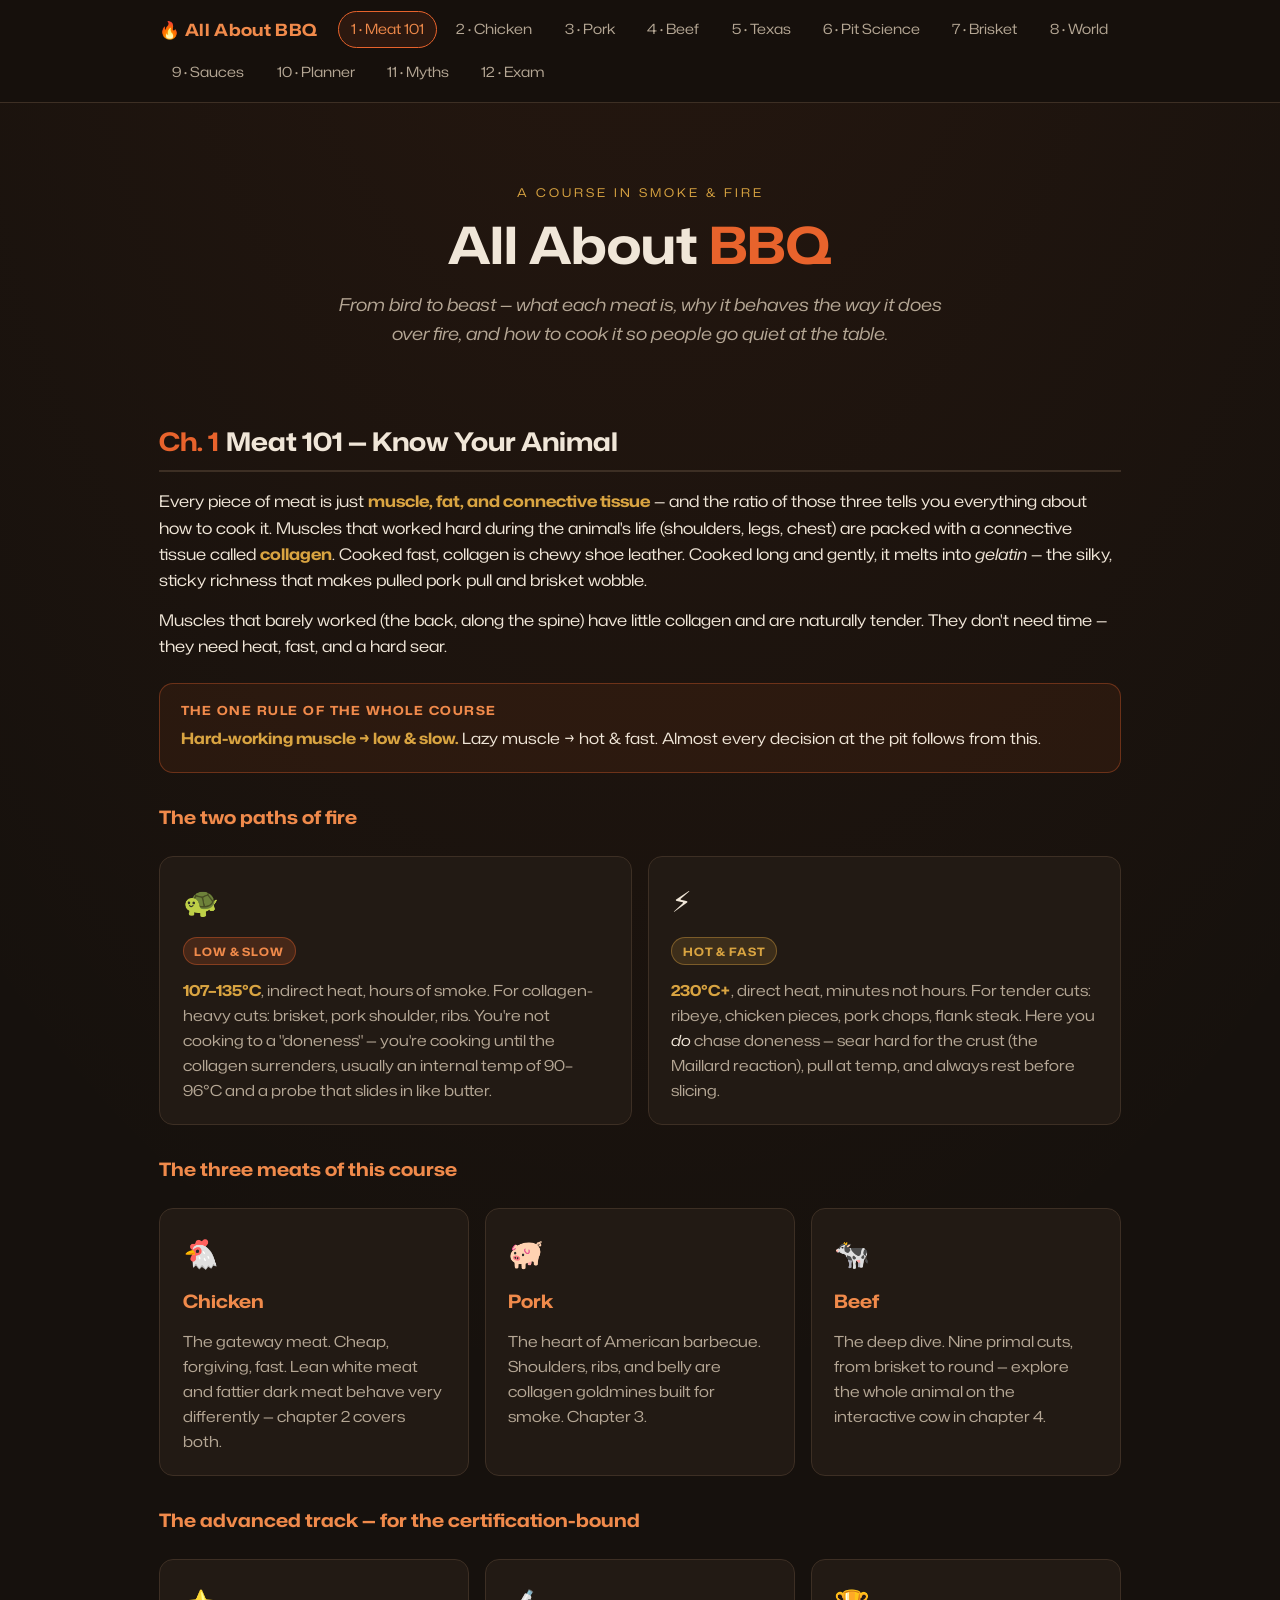
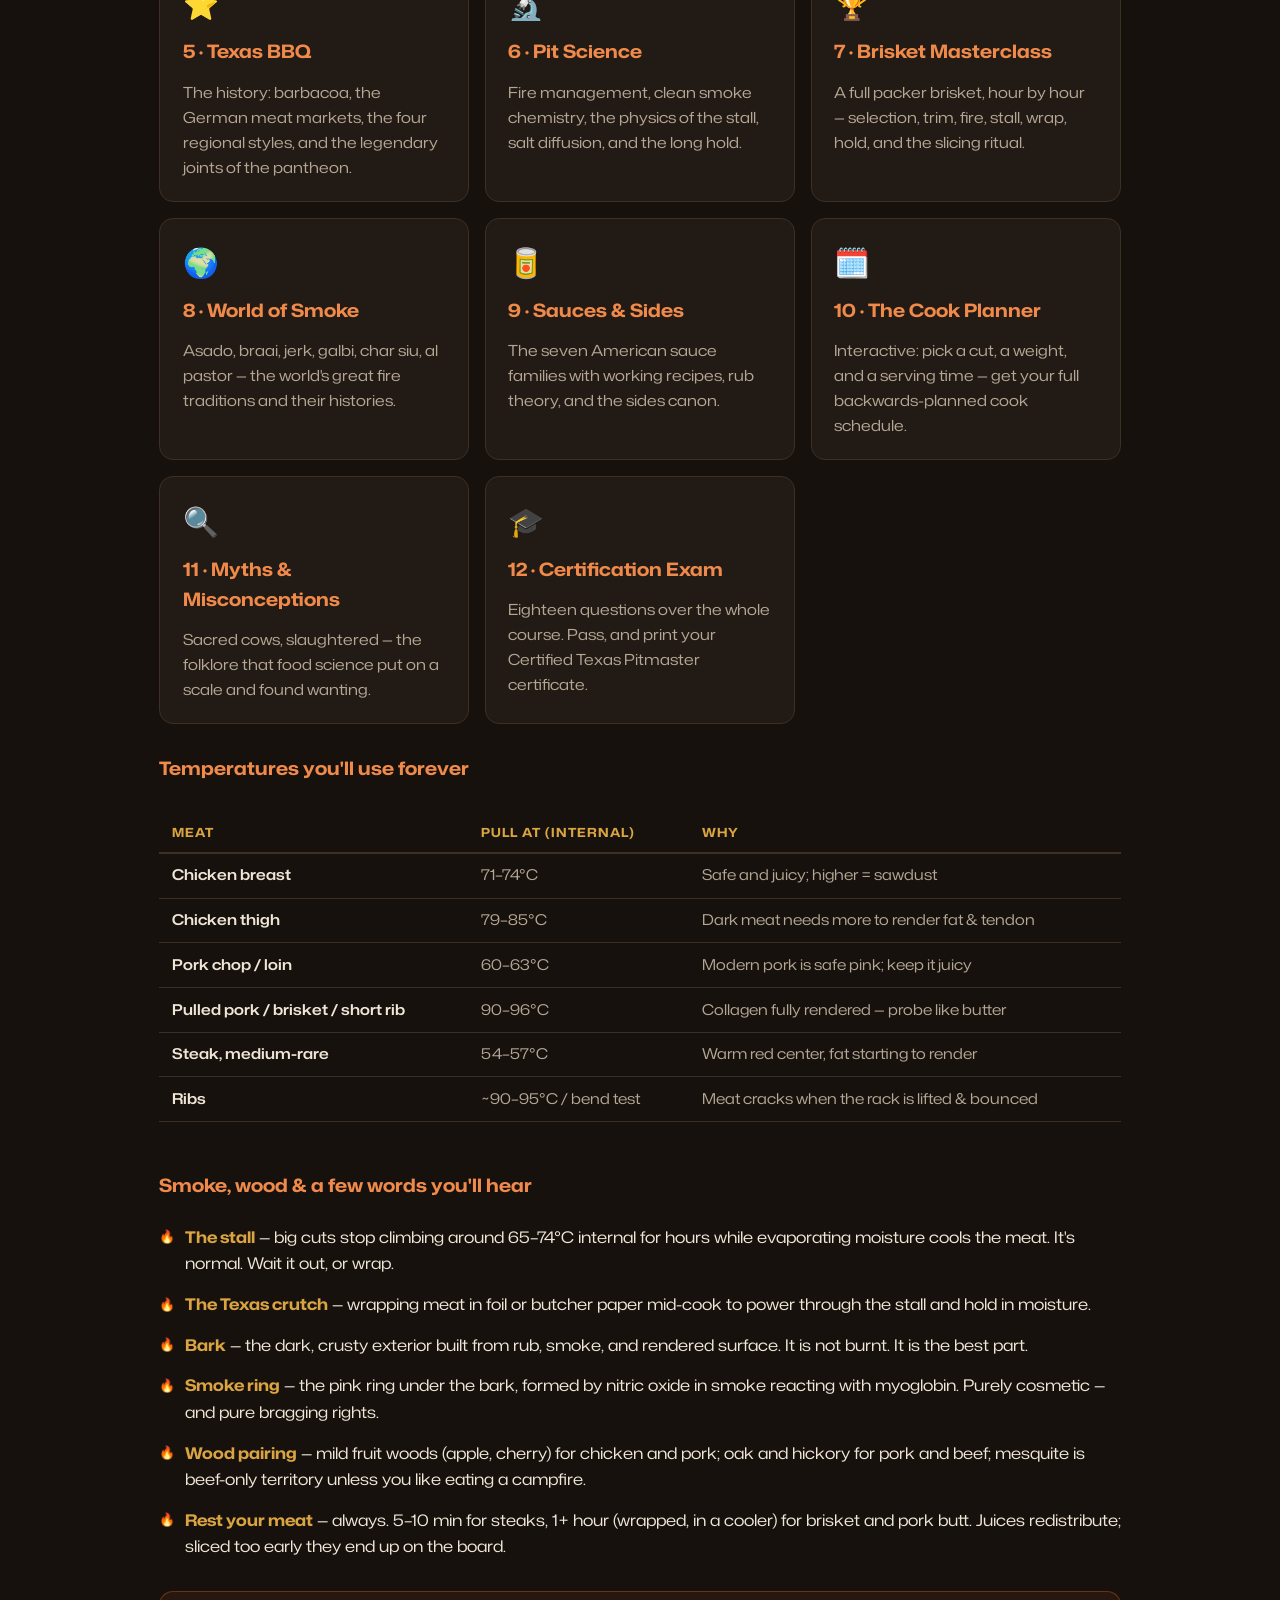
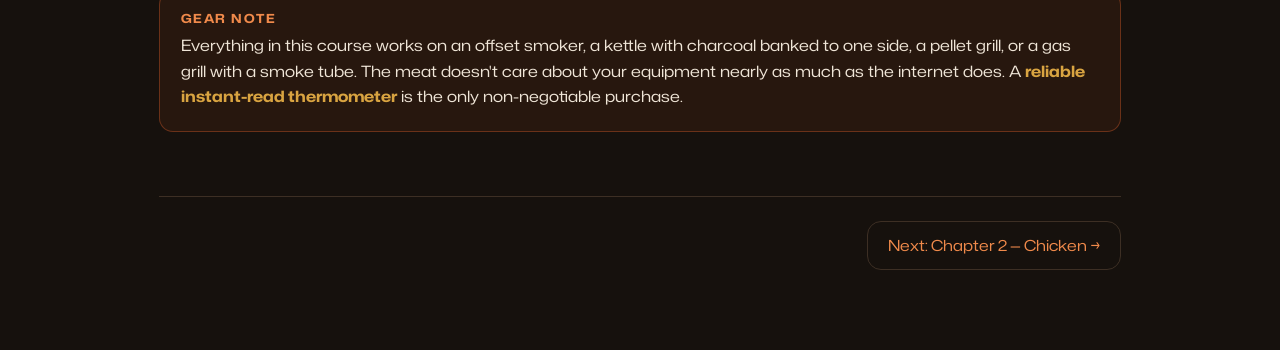
<file: index.html>
<!DOCTYPE html>
<html lang="en">
<head>
<meta charset="UTF-8">
<meta name="viewport" content="width=device-width, initial-scale=1.0">
<title>All About BBQ — Chapter 1: Meat 101</title>
<link rel="preconnect" href="https://fonts.googleapis.com">
<link rel="preconnect" href="https://fonts.gstatic.com" crossorigin>
<link href="https://fonts.googleapis.com/css2?family=Mona+Sans:ital,wdth,wght@0,75..125,200..900;1,75..125,200..900&display=swap" rel="stylesheet">
<link rel="stylesheet" href="css/style.css">
</head>
<body>

<nav class="nav"></nav>

<div class="wrap">

  <header class="hero">
    <div class="kicker">A course in smoke &amp; fire</div>
    <h1>All About <span class="flame">BBQ</span></h1>
    <p class="lede">From bird to beast — what each meat is, why it behaves the way it does over fire, and how to cook it so people go quiet at the table.</p>
  </header>

  <h2><span class="num">Ch. 1</span>Meat 101 — Know Your Animal</h2>

  <p>Every piece of meat is just <strong>muscle, fat, and connective tissue</strong> — and the ratio of those three tells you everything about how to cook it. Muscles that worked hard during the animal's life (shoulders, legs, chest) are packed with a connective tissue called <strong>collagen</strong>. Cooked fast, collagen is chewy shoe leather. Cooked long and gently, it melts into <em>gelatin</em> — the silky, sticky richness that makes pulled pork pull and brisket wobble.</p>

  <p>Muscles that barely worked (the back, along the spine) have little collagen and are naturally tender. They don't need time — they need heat, fast, and a hard sear.</p>

  <div class="callout">
    <span class="label">The one rule of the whole course</span>
    <p><strong>Hard-working muscle → low &amp; slow.</strong> Lazy muscle → hot &amp; fast. Almost every decision at the pit follows from this.</p>
  </div>

  <h3>The two paths of fire</h3>
  <div class="grid cols-2">
    <div class="card">
      <span class="icon">🐢</span>
      <h3><span class="badge slow">Low &amp; Slow</span></h3>
      <p><strong>107–135°C</strong>, indirect heat, hours of smoke. For collagen-heavy cuts: brisket, pork shoulder, ribs. You're not cooking to a "doneness" — you're cooking until the collagen surrenders, usually an internal temp of 90–96°C and a probe that slides in like butter.</p>
    </div>
    <div class="card">
      <span class="icon">⚡</span>
      <h3><span class="badge fast">Hot &amp; Fast</span></h3>
      <p><strong>230°C+</strong>, direct heat, minutes not hours. For tender cuts: ribeye, chicken pieces, pork chops, flank steak. Here you <em>do</em> chase doneness — sear hard for the crust (the Maillard reaction), pull at temp, and always rest before slicing.</p>
    </div>
  </div>

  <h3>The three meats of this course</h3>
  <div class="grid cols-3">
    <a class="card link-card" href="chicken.html">
      <span class="icon">🐔</span>
      <h3>Chicken</h3>
      <p>The gateway meat. Cheap, forgiving, fast. Lean white meat and fattier dark meat behave very differently — chapter 2 covers both.</p>
    </a>
    <a class="card link-card" href="pork.html">
      <span class="icon">🐖</span>
      <h3>Pork</h3>
      <p>The heart of American barbecue. Shoulders, ribs, and belly are collagen goldmines built for smoke. Chapter 3.</p>
    </a>
    <a class="card link-card" href="beef.html">
      <span class="icon">🐄</span>
      <h3>Beef</h3>
      <p>The deep dive. Nine primal cuts, from brisket to round — explore the whole animal on the interactive cow in chapter 4.</p>
    </a>
  </div>

  <h3>The advanced track — for the certification-bound</h3>
  <div class="grid cols-2">
    <a class="card link-card" href="texas.html">
      <span class="icon">⭐</span>
      <h3>5 · Texas BBQ</h3>
      <p>The history: barbacoa, the German meat markets, the four regional styles, and the legendary joints of the pantheon.</p>
    </a>
    <a class="card link-card" href="pit-science.html">
      <span class="icon">🔬</span>
      <h3>6 · Pit Science</h3>
      <p>Fire management, clean smoke chemistry, the physics of the stall, salt diffusion, and the long hold.</p>
    </a>
    <a class="card link-card" href="brisket.html">
      <span class="icon">🏆</span>
      <h3>7 · Brisket Masterclass</h3>
      <p>A full packer brisket, hour by hour — selection, trim, fire, stall, wrap, hold, and the slicing ritual.</p>
    </a>
    <a class="card link-card" href="world.html">
      <span class="icon">🌍</span>
      <h3>8 · World of Smoke</h3>
      <p>Asado, braai, jerk, galbi, char siu, al pastor — the world's great fire traditions and their histories.</p>
    </a>
    <a class="card link-card" href="sauces.html">
      <span class="icon">🥫</span>
      <h3>9 · Sauces &amp; Sides</h3>
      <p>The seven American sauce families with working recipes, rub theory, and the sides canon.</p>
    </a>
    <a class="card link-card" href="planner.html">
      <span class="icon">🗓️</span>
      <h3>10 · The Cook Planner</h3>
      <p>Interactive: pick a cut, a weight, and a serving time — get your full backwards-planned cook schedule.</p>
    </a>
    <a class="card link-card" href="myths.html">
      <span class="icon">🔍</span>
      <h3>11 · Myths &amp; Misconceptions</h3>
      <p>Sacred cows, slaughtered — the folklore that food science put on a scale and found wanting.</p>
    </a>
    <a class="card link-card" href="exam.html">
      <span class="icon">🎓</span>
      <h3>12 · Certification Exam</h3>
      <p>Eighteen questions over the whole course. Pass, and print your Certified Texas Pitmaster certificate.</p>
    </a>
  </div>

  <h3>Temperatures you'll use forever</h3>
  <div class="table-scroll">
    <table>
      <thead>
        <tr><th>Meat</th><th>Pull at (internal)</th><th>Why</th></tr>
      </thead>
      <tbody>
        <tr><td>Chicken breast</td><td>71–74°C</td><td>Safe and juicy; higher = sawdust</td></tr>
        <tr><td>Chicken thigh</td><td>79–85°C</td><td>Dark meat needs more to render fat &amp; tendon</td></tr>
        <tr><td>Pork chop / loin</td><td>60–63°C</td><td>Modern pork is safe pink; keep it juicy</td></tr>
        <tr><td>Pulled pork / brisket / short rib</td><td>90–96°C</td><td>Collagen fully rendered — probe like butter</td></tr>
        <tr><td>Steak, medium-rare</td><td>54–57°C</td><td>Warm red center, fat starting to render</td></tr>
        <tr><td>Ribs</td><td>~90–95°C / bend test</td><td>Meat cracks when the rack is lifted &amp; bounced</td></tr>
      </tbody>
    </table>
  </div>

  <h3>Smoke, wood &amp; a few words you'll hear</h3>
  <ul class="clean">
    <li><strong>The stall</strong> — big cuts stop climbing around 65–74°C internal for hours while evaporating moisture cools the meat. It's normal. Wait it out, or wrap.</li>
    <li><strong>The Texas crutch</strong> — wrapping meat in foil or butcher paper mid-cook to power through the stall and hold in moisture.</li>
    <li><strong>Bark</strong> — the dark, crusty exterior built from rub, smoke, and rendered surface. It is not burnt. It is the best part.</li>
    <li><strong>Smoke ring</strong> — the pink ring under the bark, formed by nitric oxide in smoke reacting with myoglobin. Purely cosmetic — and pure bragging rights.</li>
    <li><strong>Wood pairing</strong> — mild fruit woods (apple, cherry) for chicken and pork; oak and hickory for pork and beef; mesquite is beef-only territory unless you like eating a campfire.</li>
    <li><strong>Rest your meat</strong> — always. 5–10 min for steaks, 1+ hour (wrapped, in a cooler) for brisket and pork butt. Juices redistribute; sliced too early they end up on the board.</li>
  </ul>

  <div class="callout">
    <span class="label">Gear note</span>
    <p>Everything in this course works on an offset smoker, a kettle with charcoal banked to one side, a pellet grill, or a gas grill with a smoke tube. The meat doesn't care about your equipment nearly as much as the internet does. A <strong>reliable instant-read thermometer</strong> is the only non-negotiable purchase.</p>
  </div>

  <div class="chapter-nav"></div>

</div>
<script src="js/nav.js"></script>
</body>
</html>
</file>
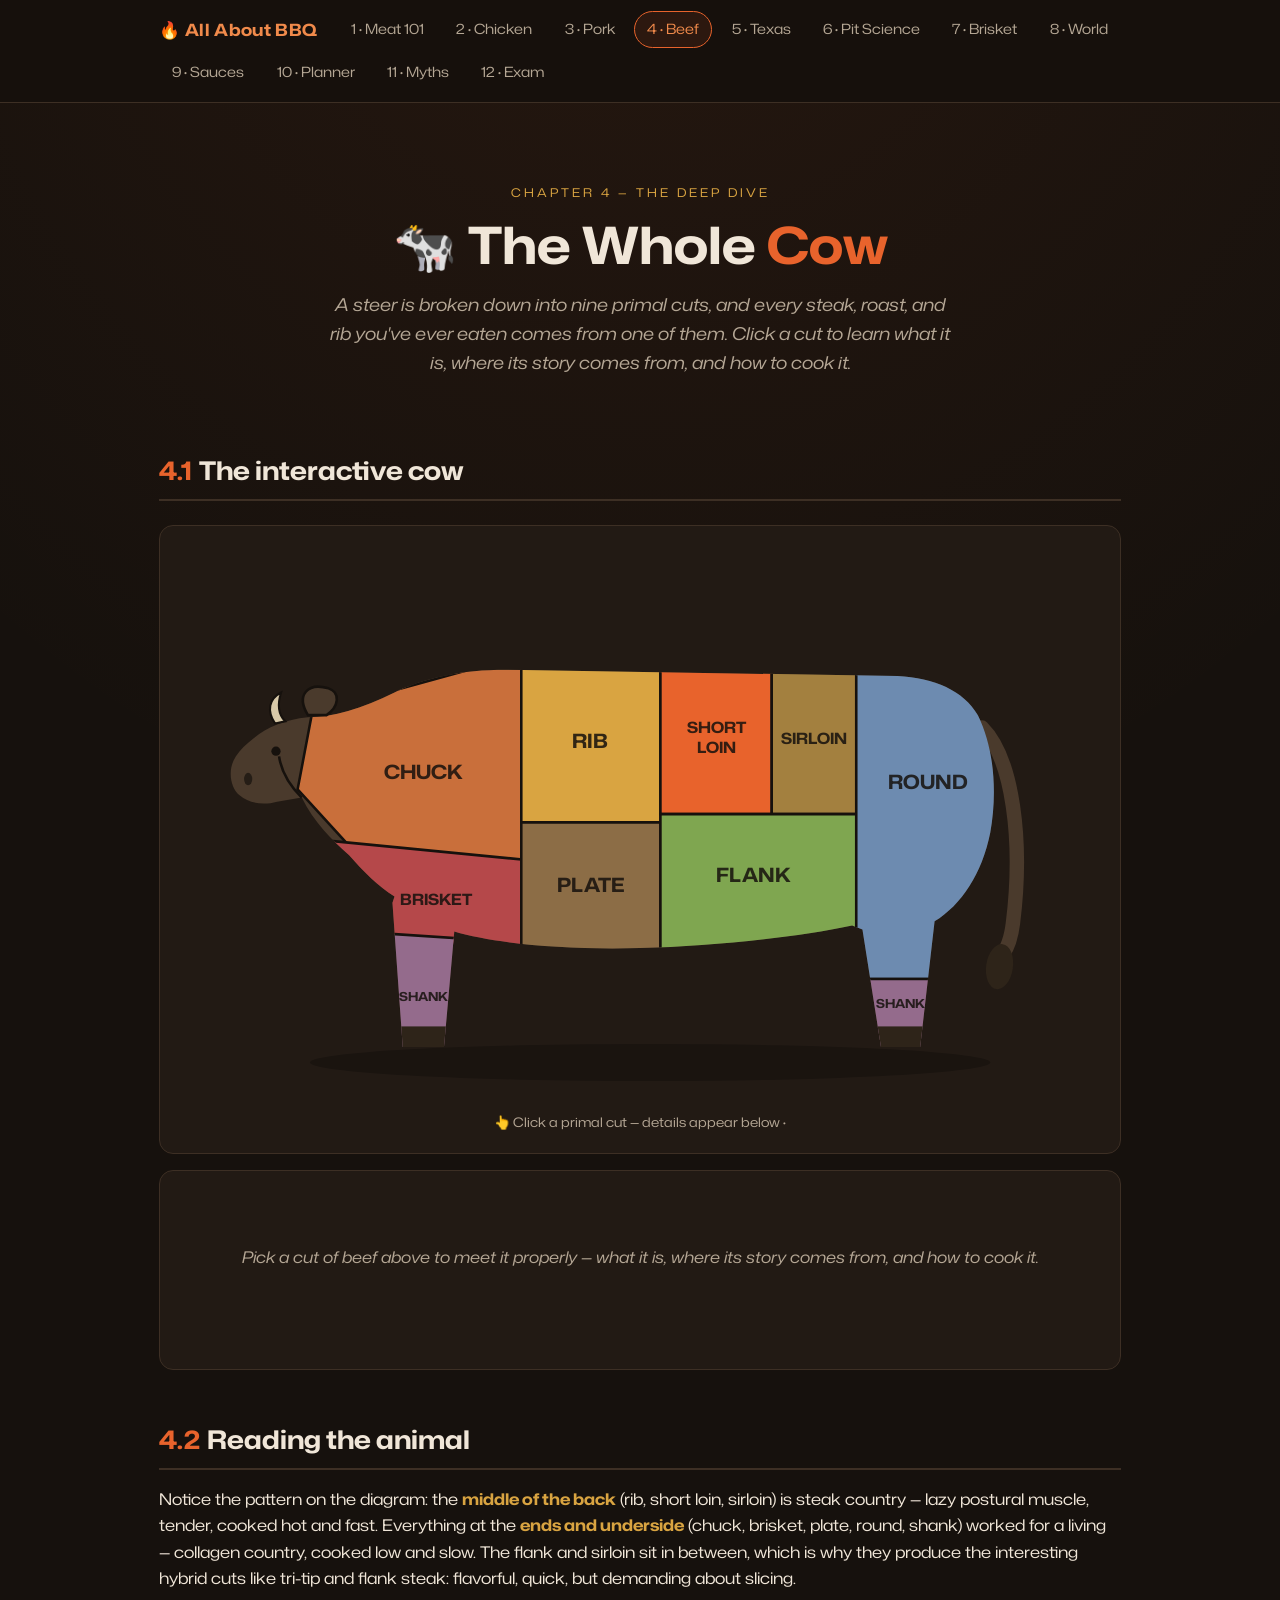
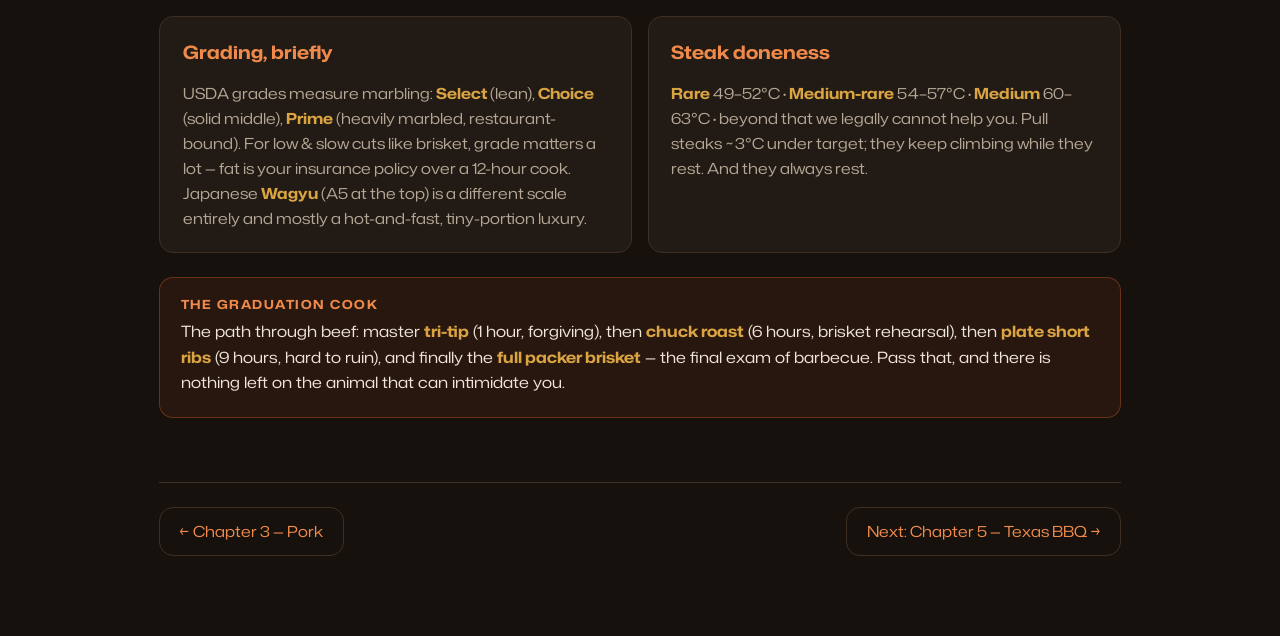
<file: beef.html>
<!DOCTYPE html>
<html lang="en">
<head>
<meta charset="UTF-8">
<meta name="viewport" content="width=device-width, initial-scale=1.0">
<title>All About BBQ — Chapter 4: Beef</title>
<link rel="preconnect" href="https://fonts.googleapis.com">
<link rel="preconnect" href="https://fonts.gstatic.com" crossorigin>
<link href="https://fonts.googleapis.com/css2?family=Mona+Sans:ital,wdth,wght@0,75..125,200..900;1,75..125,200..900&display=swap" rel="stylesheet">
<link rel="stylesheet" href="css/style.css">
</head>
<body>

<nav class="nav"></nav>

<div class="wrap">

  <header class="hero">
    <div class="kicker">Chapter 4 — The Deep Dive</div>
    <h1>🐄 The Whole <span class="flame">Cow</span></h1>
    <p class="lede">A steer is broken down into nine primal cuts, and every steak, roast, and rib you've ever eaten comes from one of them. Click a cut to learn what it is, where its story comes from, and how to cook it.</p>
  </header>

  <h2><span class="num">4.1</span>The interactive cow</h2>

  <div class="cow-stage">
    <svg viewBox="0 0 900 545" xmlns="http://www.w3.org/2000/svg" role="img" aria-label="Interactive beef cuts diagram — a cow divided into nine primal cuts">
      <defs>
        <clipPath id="cowClip">
          <path d="M 58 208
                   C 50 220, 52 238, 62 246
                   C 70 253, 84 256, 98 252
                   L 122 248
                   C 134 272, 150 288, 168 304
                   C 182 320, 196 334, 212 344
                   L 210 350
                   L 220 490 L 260 490 L 270 378
                   C 310 390, 380 396, 450 394
                   C 520 392, 600 384, 656 372
                   L 666 376
                   L 684 490 L 722 490 L 736 368
                   C 762 352, 782 322, 790 282
                   C 797 244, 794 200, 778 168
                   C 764 144, 736 132, 700 130
                   L 320 124
                   C 278 124, 240 132, 212 146
                   C 180 162, 152 170, 128 170
                   C 106 172, 88 180, 76 190
                   C 68 196, 62 202, 58 208 Z"/>
        </clipPath>
      </defs>

      <!-- ground shadow -->
      <ellipse cx="460" cy="505" rx="330" ry="18" fill="#000" opacity="0.25"/>

      <!-- tail (behind body) -->
      <path d="M 782 180 C 812 210, 822 290, 812 370 C 810 386, 806 396, 800 402"
            fill="none" stroke="#4a3a2c" stroke-width="14" stroke-linecap="round"/>
      <ellipse cx="799" cy="412" rx="13" ry="22" fill="#2e2419" transform="rotate(8 799 412)"/>

      <!-- base cow silhouette (head, hooves, anything not covered by a region) -->
      <path class="cow-base" d="M 58 208
                   C 50 220, 52 238, 62 246
                   C 70 253, 84 256, 98 252
                   L 122 248
                   C 134 272, 150 288, 168 304
                   C 182 320, 196 334, 212 344
                   L 210 350
                   L 220 490 L 260 490 L 270 378
                   C 310 390, 380 396, 450 394
                   C 520 392, 600 384, 656 372
                   L 666 376
                   L 684 490 L 722 490 L 736 368
                   C 762 352, 782 322, 790 282
                   C 797 244, 794 200, 778 168
                   C 764 144, 736 132, 700 130
                   L 320 124
                   C 278 124, 240 132, 212 146
                   C 180 162, 152 170, 128 170
                   C 106 172, 88 180, 76 190
                   C 68 196, 62 202, 58 208 Z"/>

      <!-- clickable primal regions, clipped to the silhouette -->
      <g clip-path="url(#cowClip)">
        <polygon class="cut-region" data-cut="chuck"    points="132,166 335,110 335,308 180,308 118,240"/>
        <polygon class="cut-region" data-cut="brisket"  points="150,290 335,308 335,400 205,380 140,315"/>
        <polygon class="cut-region" data-cut="shank"    points="205,380 280,385 268,500 212,500"/>
        <polygon class="cut-region" data-cut="rib"      points="335,110 470,110 470,272 335,272"/>
        <polygon class="cut-region" data-cut="plate"    points="335,272 470,272 470,405 335,400"/>
        <polygon class="cut-region" data-cut="shortloin" points="470,110 578,110 578,264 470,264"/>
        <polygon class="cut-region" data-cut="sirloin"  points="578,110 660,110 660,264 578,264"/>
        <polygon class="cut-region" data-cut="flank"    points="470,264 660,264 660,392 470,405"/>
        <polygon class="cut-region" data-cut="round"    points="660,110 810,110 810,424 660,424"/>
        <polygon class="cut-region" data-cut="shank"    points="660,424 810,424 810,500 660,500"/>
      </g>

      <!-- head & face details -->
      <circle cx="97" cy="203" r="4.5" fill="#16110d"/>
      <ellipse cx="70" cy="230" rx="4" ry="6" fill="#16110d" opacity="0.7"/>
      <path class="cow-detail" d="M 122 248 C 110 236, 102 222, 100 208"/>
      <!-- ear -->
      <path d="M 128 168 C 116 148, 128 136, 148 142 C 160 146, 158 160, 146 168 Z" fill="#4a3a2c" stroke="#16110d" stroke-width="2.5"/>
      <!-- horn -->
      <path d="M 96 176 C 88 164, 90 152, 102 146 C 98 158, 100 168, 106 174 Z" fill="#d8c9a8" stroke="#16110d" stroke-width="2"/>

      <!-- hooves -->
      <g clip-path="url(#cowClip)">
        <rect x="205" y="470" width="70" height="30" fill="#2e2419"/>
        <rect x="675" y="470" width="60" height="30" fill="#2e2419"/>
      </g>

      <!-- labels -->
      <text class="cut-label" x="240" y="230">CHUCK</text>
      <text class="cut-label sm" x="252" y="352">BRISKET</text>
      <text class="cut-label xs" x="240" y="445">SHANK</text>
      <text class="cut-label" x="402" y="200">RIB</text>
      <text class="cut-label" x="402" y="340">PLATE</text>
      <text class="cut-label sm" x="524" y="185">SHORT</text>
      <text class="cut-label sm" x="524" y="205">LOIN</text>
      <text class="cut-label sm" x="619" y="196">SIRLOIN</text>
      <text class="cut-label" x="560" y="330">FLANK</text>
      <text class="cut-label" x="730" y="240">ROUND</text>
      <text class="cut-label xs" x="703" y="452">SHANK</text>
    </svg>
    <div class="cow-hint">👆 Click a primal cut — details appear below · <span id="hoverName" style="color:var(--ember-soft);font-weight:600;"></span></div>
  </div>

  <div class="cut-panel" id="cutPanel">
    <div class="placeholder">Pick a cut of beef above to meet it properly — what it is, where its story comes from, and how to cook it.</div>
  </div>

  <h2><span class="num">4.2</span>Reading the animal</h2>
  <p>Notice the pattern on the diagram: the <strong>middle of the back</strong> (rib, short loin, sirloin) is steak country — lazy postural muscle, tender, cooked hot and fast. Everything at the <strong>ends and underside</strong> (chuck, brisket, plate, round, shank) worked for a living — collagen country, cooked low and slow. The flank and sirloin sit in between, which is why they produce the interesting hybrid cuts like tri-tip and flank steak: flavorful, quick, but demanding about slicing.</p>

  <div class="grid cols-2">
    <div class="card">
      <h3>Grading, briefly</h3>
      <p>USDA grades measure marbling: <strong>Select</strong> (lean), <strong>Choice</strong> (solid middle), <strong>Prime</strong> (heavily marbled, restaurant-bound). For low &amp; slow cuts like brisket, grade matters a lot — fat is your insurance policy over a 12-hour cook. Japanese <strong>Wagyu</strong> (A5 at the top) is a different scale entirely and mostly a hot-and-fast, tiny-portion luxury.</p>
    </div>
    <div class="card">
      <h3>Steak doneness</h3>
      <p><strong>Rare</strong> 49–52°C · <strong>Medium-rare</strong> 54–57°C · <strong>Medium</strong> 60–63°C · beyond that we legally cannot help you. Pull steaks ~3°C under target; they keep climbing while they rest. And they always rest.</p>
    </div>
  </div>

  <div class="callout">
    <span class="label">The graduation cook</span>
    <p>The path through beef: master <strong>tri-tip</strong> (1 hour, forgiving), then <strong>chuck roast</strong> (6 hours, brisket rehearsal), then <strong>plate short ribs</strong> (9 hours, hard to ruin), and finally the <strong>full packer brisket</strong> — the final exam of barbecue. Pass that, and there is nothing left on the animal that can intimidate you.</p>
  </div>

  <div class="chapter-nav"></div>

</div>

<script src="js/beef-data.js"></script>
<script src="js/cow.js"></script>
<script src="js/nav.js"></script>
</body>
</html>
</file>
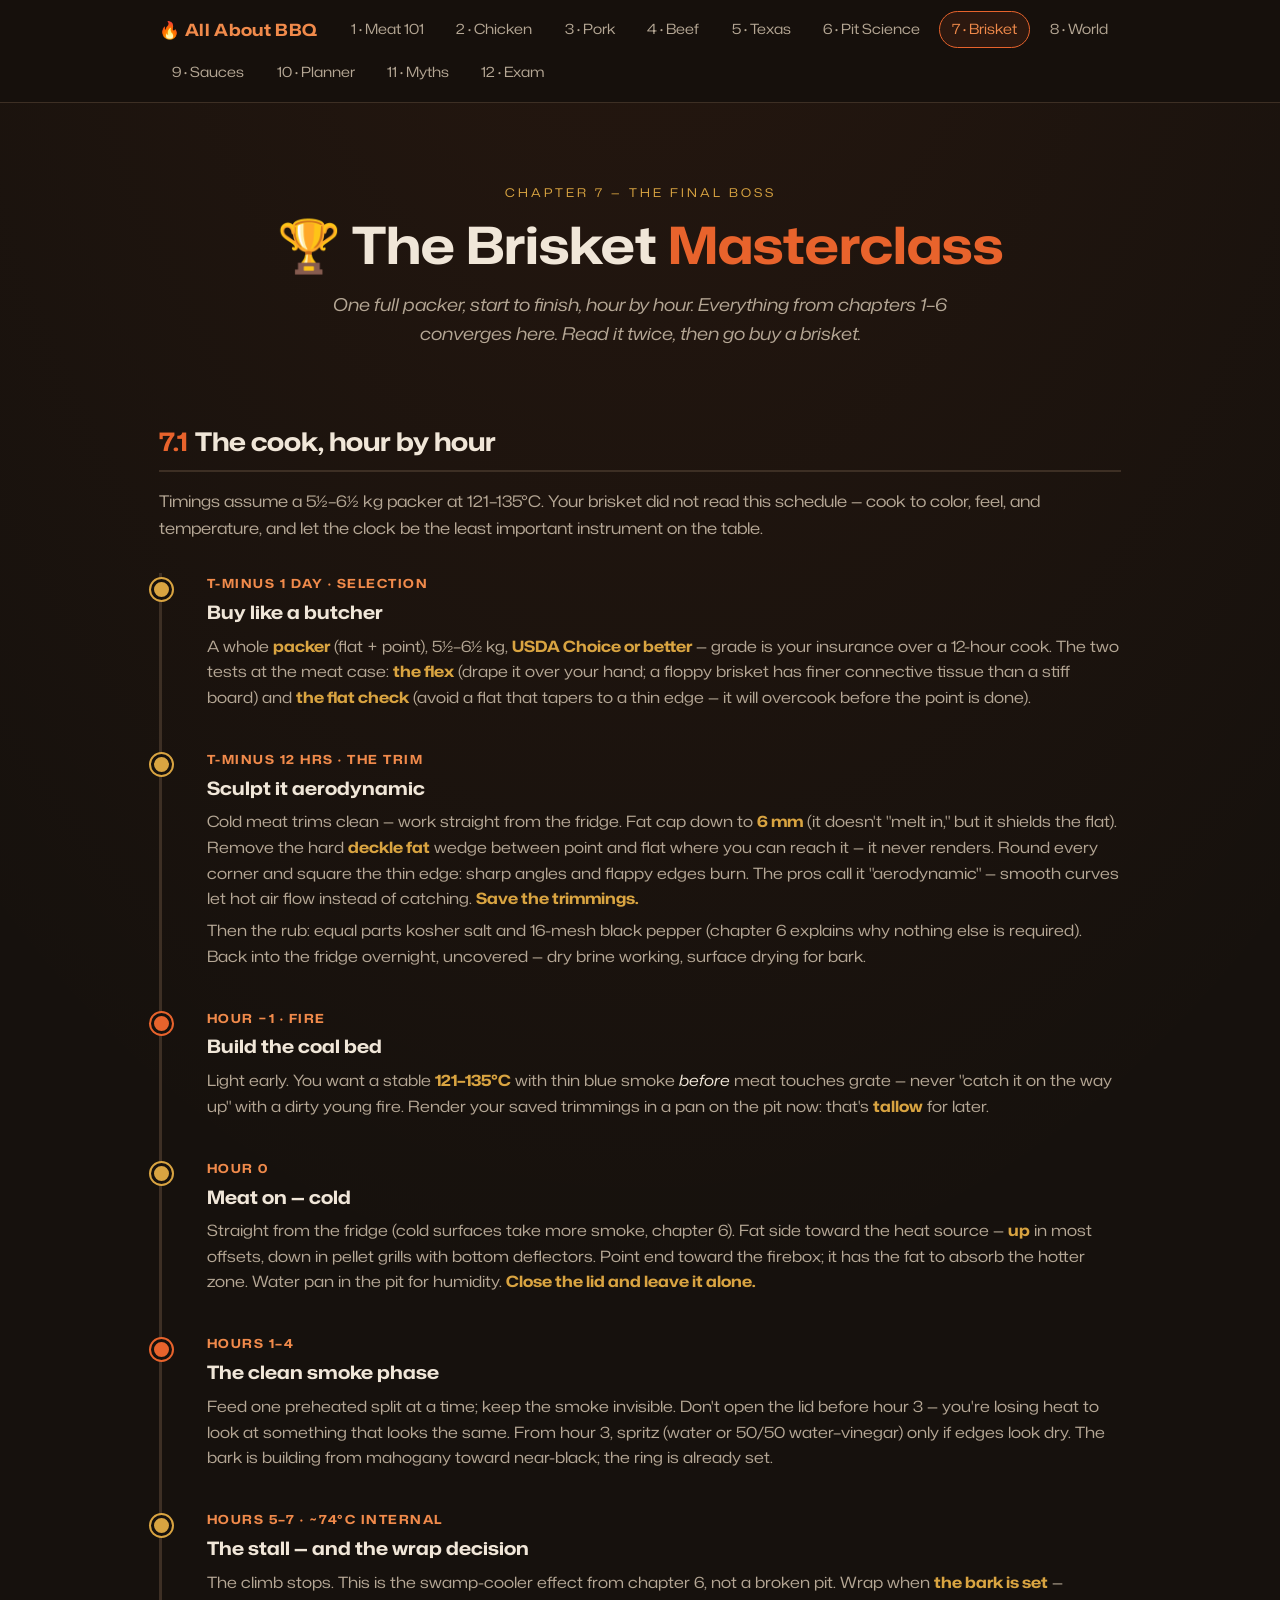
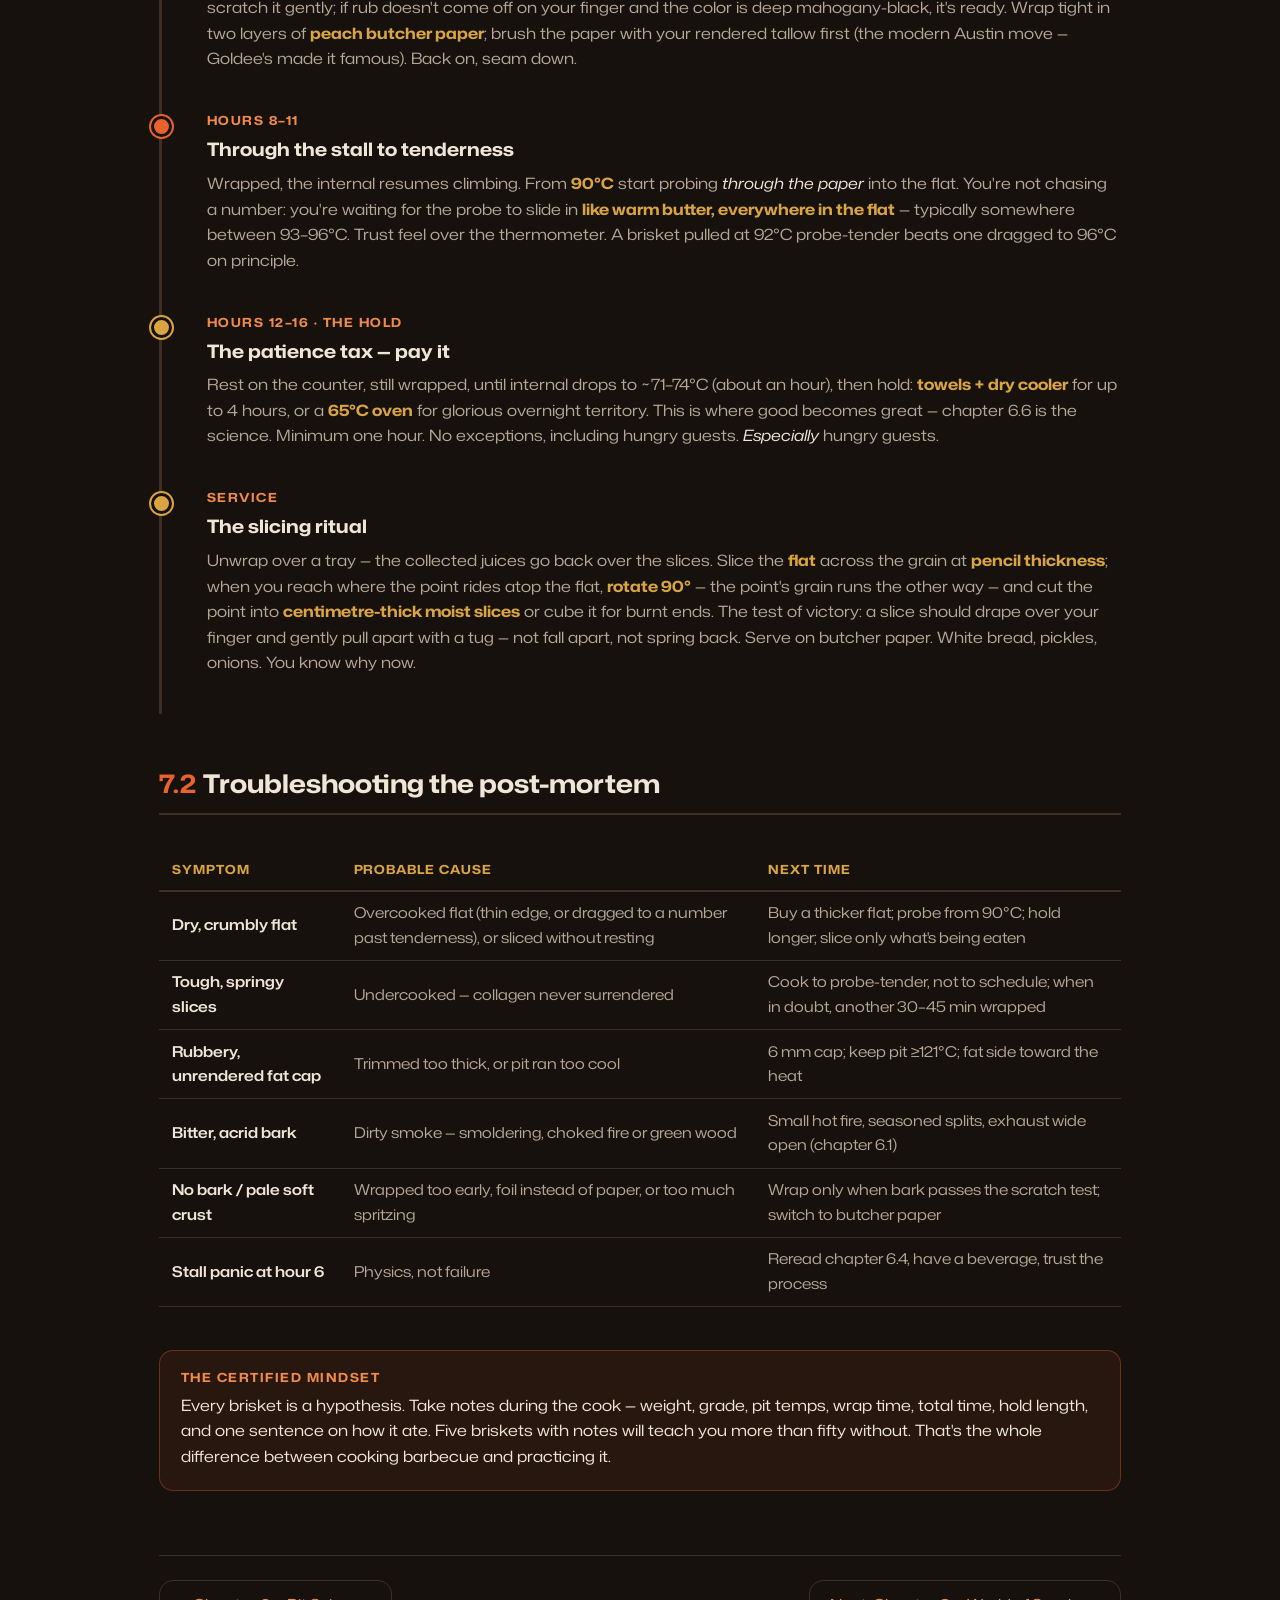
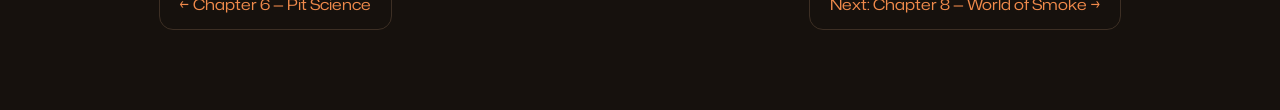
<file: brisket.html>
<!DOCTYPE html>
<html lang="en">
<head>
<meta charset="UTF-8">
<meta name="viewport" content="width=device-width, initial-scale=1.0">
<title>All About BBQ — Chapter 7: The Brisket Masterclass</title>
<link rel="preconnect" href="https://fonts.googleapis.com">
<link rel="preconnect" href="https://fonts.gstatic.com" crossorigin>
<link href="https://fonts.googleapis.com/css2?family=Mona+Sans:ital,wdth,wght@0,75..125,200..900;1,75..125,200..900&display=swap" rel="stylesheet">
<link rel="stylesheet" href="css/style.css">
</head>
<body>

<nav class="nav"></nav>

<div class="wrap">

  <header class="hero">
    <div class="kicker">Chapter 7 — The Final Boss</div>
    <h1>🏆 The Brisket <span class="flame">Masterclass</span></h1>
    <p class="lede">One full packer, start to finish, hour by hour. Everything from chapters 1–6 converges here. Read it twice, then go buy a brisket.</p>
  </header>

  <h2><span class="num">7.1</span>The cook, hour by hour</h2>
  <p class="dim">Timings assume a 5½–6½ kg packer at 121–135°C. Your brisket did not read this schedule — cook to color, feel, and temperature, and let the clock be the least important instrument on the table.</p>

  <div class="timeline">

    <div class="t-step milestone">
      <span class="t-time">T-minus 1 day · Selection</span>
      <h3>Buy like a butcher</h3>
      <p>A whole <strong>packer</strong> (flat + point), 5½–6½ kg, <strong>USDA Choice or better</strong> — grade is your insurance over a 12-hour cook. The two tests at the meat case: <strong>the flex</strong> (drape it over your hand; a floppy brisket has finer connective tissue than a stiff board) and <strong>the flat check</strong> (avoid a flat that tapers to a thin edge — it will overcook before the point is done).</p>
    </div>

    <div class="t-step milestone">
      <span class="t-time">T-minus 12 hrs · The trim</span>
      <h3>Sculpt it aerodynamic</h3>
      <p>Cold meat trims clean — work straight from the fridge. Fat cap down to <strong>6 mm</strong> (it doesn't "melt in," but it shields the flat). Remove the hard <strong>deckle fat</strong> wedge between point and flat where you can reach it — it never renders. Round every corner and square the thin edge: sharp angles and flappy edges burn. The pros call it "aerodynamic" — smooth curves let hot air flow instead of catching. <strong>Save the trimmings.</strong></p>
      <p>Then the rub: equal parts kosher salt and 16-mesh black pepper (chapter 6 explains why nothing else is required). Back into the fridge overnight, uncovered — dry brine working, surface drying for bark.</p>
    </div>

    <div class="t-step">
      <span class="t-time">Hour −1 · Fire</span>
      <h3>Build the coal bed</h3>
      <p>Light early. You want a stable <strong>121–135°C</strong> with thin blue smoke <em>before</em> meat touches grate — never "catch it on the way up" with a dirty young fire. Render your saved trimmings in a pan on the pit now: that's <strong>tallow</strong> for later.</p>
    </div>

    <div class="t-step milestone">
      <span class="t-time">Hour 0</span>
      <h3>Meat on — cold</h3>
      <p>Straight from the fridge (cold surfaces take more smoke, chapter 6). Fat side toward the heat source — <strong>up</strong> in most offsets, down in pellet grills with bottom deflectors. Point end toward the firebox; it has the fat to absorb the hotter zone. Water pan in the pit for humidity. <strong>Close the lid and leave it alone.</strong></p>
    </div>

    <div class="t-step">
      <span class="t-time">Hours 1–4</span>
      <h3>The clean smoke phase</h3>
      <p>Feed one preheated split at a time; keep the smoke invisible. Don't open the lid before hour 3 — you're losing heat to look at something that looks the same. From hour 3, spritz (water or 50/50 water–vinegar) only if edges look dry. The bark is building from mahogany toward near-black; the ring is already set.</p>
    </div>

    <div class="t-step milestone">
      <span class="t-time">Hours 5–7 · ~74°C internal</span>
      <h3>The stall — and the wrap decision</h3>
      <p>The climb stops. This is the swamp-cooler effect from chapter 6, not a broken pit. Wrap when <strong>the bark is set</strong> — scratch it gently; if rub doesn't come off on your finger and the color is deep mahogany-black, it's ready. Wrap tight in two layers of <strong>peach butcher paper</strong>; brush the paper with your rendered tallow first (the modern Austin move — Goldee's made it famous). Back on, seam down.</p>
    </div>

    <div class="t-step">
      <span class="t-time">Hours 8–11</span>
      <h3>Through the stall to tenderness</h3>
      <p>Wrapped, the internal resumes climbing. From <strong>90°C</strong> start probing <em>through the paper</em> into the flat. You're not chasing a number: you're waiting for the probe to slide in <strong>like warm butter, everywhere in the flat</strong> — typically somewhere between 93–96°C. Trust feel over the thermometer. A brisket pulled at 92°C probe-tender beats one dragged to 96°C on principle.</p>
    </div>

    <div class="t-step milestone">
      <span class="t-time">Hours 12–16 · The hold</span>
      <h3>The patience tax — pay it</h3>
      <p>Rest on the counter, still wrapped, until internal drops to ~71–74°C (about an hour), then hold: <strong>towels + dry cooler</strong> for up to 4 hours, or a <strong>65°C oven</strong> for glorious overnight territory. This is where good becomes great — chapter 6.6 is the science. Minimum one hour. No exceptions, including hungry guests. <em>Especially</em> hungry guests.</p>
    </div>

    <div class="t-step milestone">
      <span class="t-time">Service</span>
      <h3>The slicing ritual</h3>
      <p>Unwrap over a tray — the collected juices go back over the slices. Slice the <strong>flat</strong> across the grain at <strong>pencil thickness</strong>; when you reach where the point rides atop the flat, <strong>rotate 90°</strong> — the point's grain runs the other way — and cut the point into <strong>centimetre-thick moist slices</strong> or cube it for burnt ends. The test of victory: a slice should drape over your finger and gently pull apart with a tug — not fall apart, not spring back. Serve on butcher paper. White bread, pickles, onions. You know why now.</p>
    </div>

  </div>

  <h2><span class="num">7.2</span>Troubleshooting the post-mortem</h2>
  <div class="table-scroll">
    <table>
      <thead><tr><th>Symptom</th><th>Probable cause</th><th>Next time</th></tr></thead>
      <tbody>
        <tr><td>Dry, crumbly flat</td><td>Overcooked flat (thin edge, or dragged to a number past tenderness), or sliced without resting</td><td>Buy a thicker flat; probe from 90°C; hold longer; slice only what's being eaten</td></tr>
        <tr><td>Tough, springy slices</td><td>Undercooked — collagen never surrendered</td><td>Cook to probe-tender, not to schedule; when in doubt, another 30–45 min wrapped</td></tr>
        <tr><td>Rubbery, unrendered fat cap</td><td>Trimmed too thick, or pit ran too cool</td><td>6 mm cap; keep pit ≥121°C; fat side toward the heat</td></tr>
        <tr><td>Bitter, acrid bark</td><td>Dirty smoke — smoldering, choked fire or green wood</td><td>Small hot fire, seasoned splits, exhaust wide open (chapter 6.1)</td></tr>
        <tr><td>No bark / pale soft crust</td><td>Wrapped too early, foil instead of paper, or too much spritzing</td><td>Wrap only when bark passes the scratch test; switch to butcher paper</td></tr>
        <tr><td>Stall panic at hour 6</td><td>Physics, not failure</td><td>Reread chapter 6.4, have a beverage, trust the process</td></tr>
      </tbody>
    </table>
  </div>

  <div class="callout">
    <span class="label">The certified mindset</span>
    <p>Every brisket is a hypothesis. Take notes during the cook — weight, grade, pit temps, wrap time, total time, hold length, and one sentence on how it ate. Five briskets with notes will teach you more than fifty without. That's the whole difference between cooking barbecue and practicing it.</p>
  </div>

  <div class="chapter-nav"></div>

</div>
<script src="js/nav.js"></script>
</body>
</html>
</file>
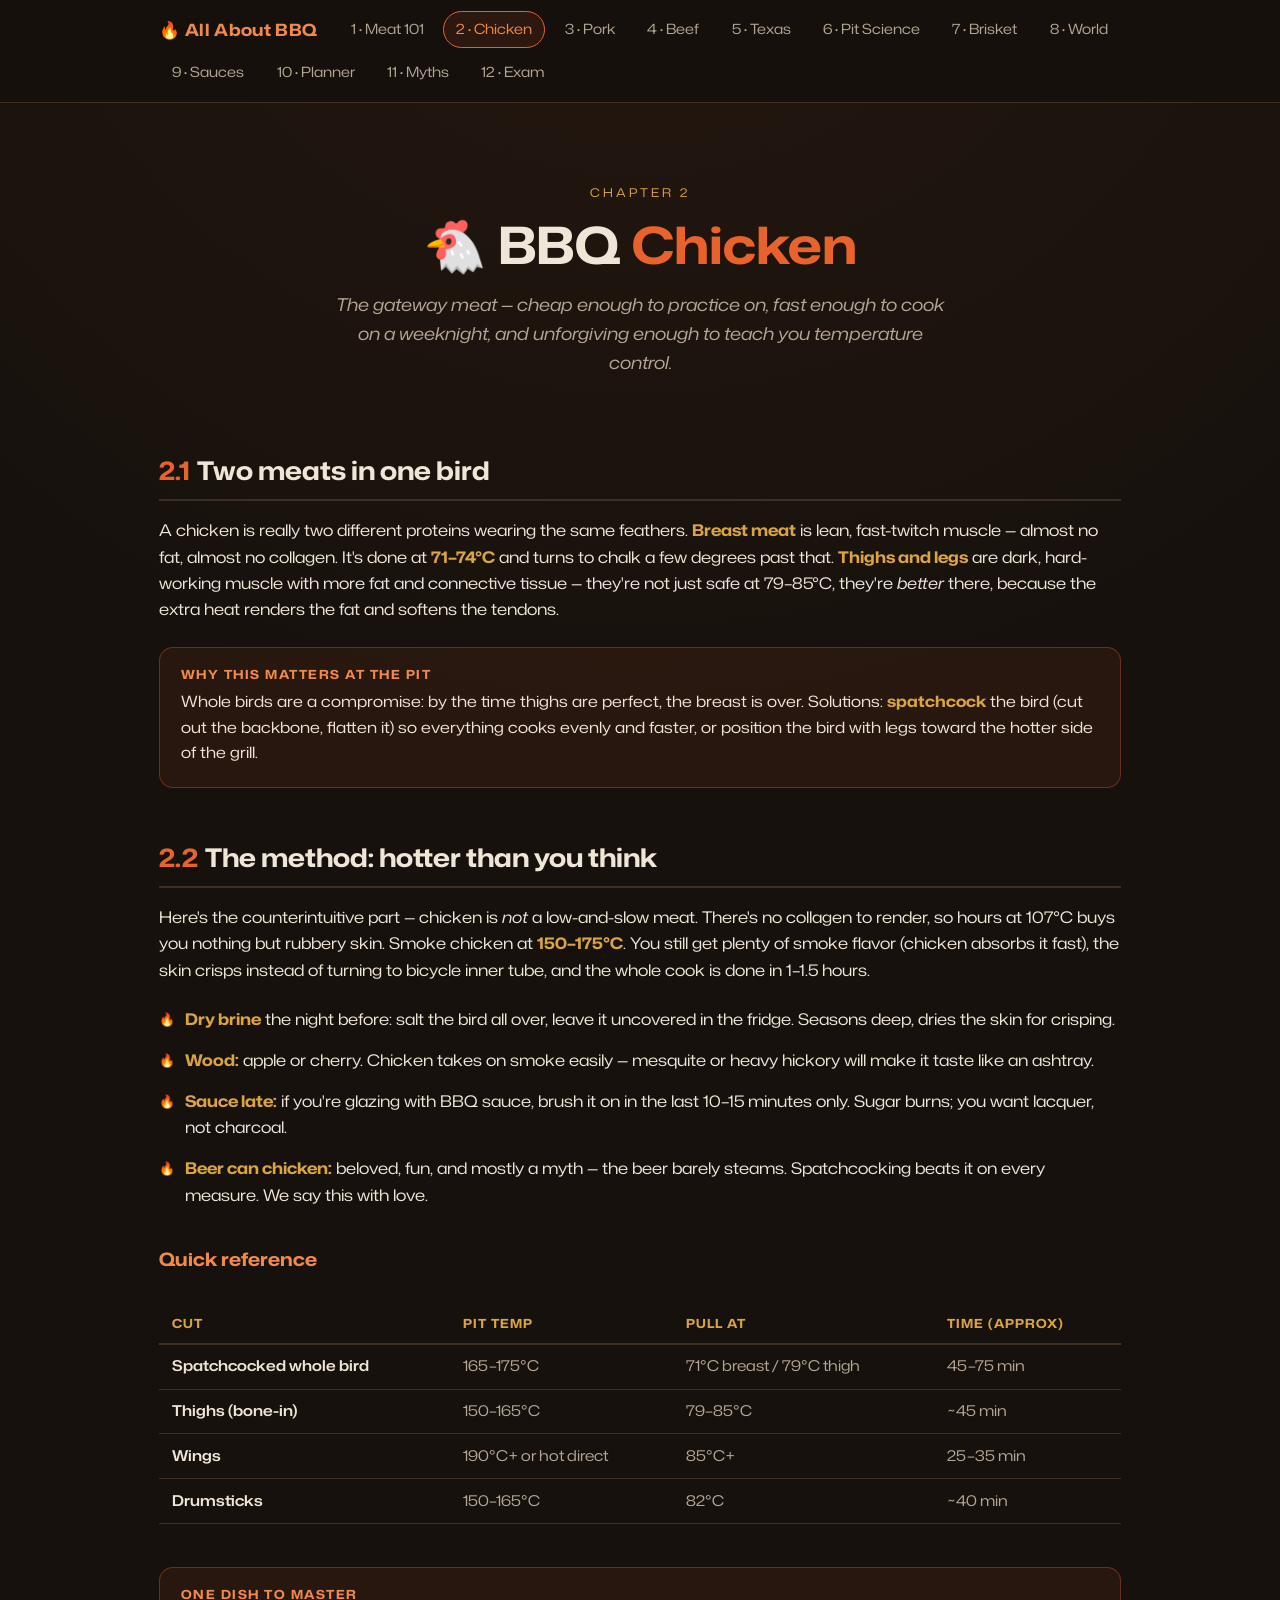
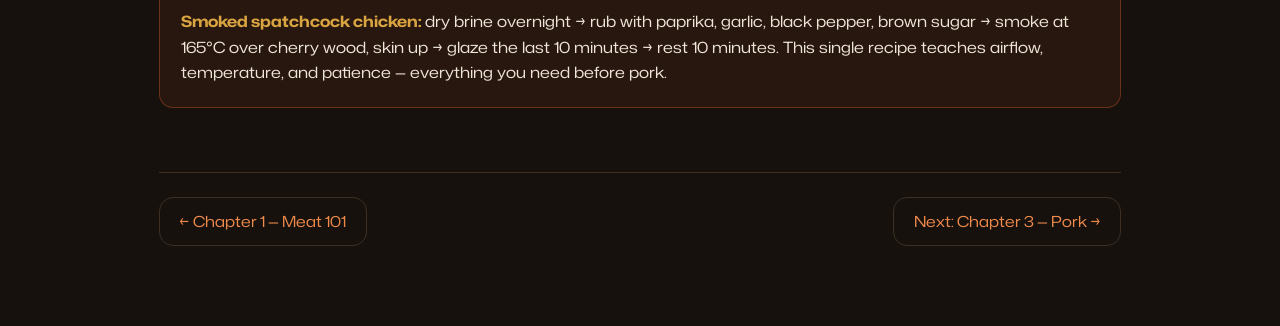
<file: chicken.html>
<!DOCTYPE html>
<html lang="en">
<head>
<meta charset="UTF-8">
<meta name="viewport" content="width=device-width, initial-scale=1.0">
<title>All About BBQ — Chapter 2: Chicken</title>
<link rel="preconnect" href="https://fonts.googleapis.com">
<link rel="preconnect" href="https://fonts.gstatic.com" crossorigin>
<link href="https://fonts.googleapis.com/css2?family=Mona+Sans:ital,wdth,wght@0,75..125,200..900;1,75..125,200..900&display=swap" rel="stylesheet">
<link rel="stylesheet" href="css/style.css">
</head>
<body>

<nav class="nav"></nav>

<div class="wrap">

  <header class="hero">
    <div class="kicker">Chapter 2</div>
    <h1>🐔 BBQ <span class="flame">Chicken</span></h1>
    <p class="lede">The gateway meat — cheap enough to practice on, fast enough to cook on a weeknight, and unforgiving enough to teach you temperature control.</p>
  </header>

  <h2><span class="num">2.1</span>Two meats in one bird</h2>
  <p>A chicken is really two different proteins wearing the same feathers. <strong>Breast meat</strong> is lean, fast-twitch muscle — almost no fat, almost no collagen. It's done at <strong>71–74°C</strong> and turns to chalk a few degrees past that. <strong>Thighs and legs</strong> are dark, hard-working muscle with more fat and connective tissue — they're not just safe at 79–85°C, they're <em>better</em> there, because the extra heat renders the fat and softens the tendons.</p>

  <div class="callout">
    <span class="label">Why this matters at the pit</span>
    <p>Whole birds are a compromise: by the time thighs are perfect, the breast is over. Solutions: <strong>spatchcock</strong> the bird (cut out the backbone, flatten it) so everything cooks evenly and faster, or position the bird with legs toward the hotter side of the grill.</p>
  </div>

  <h2><span class="num">2.2</span>The method: hotter than you think</h2>
  <p>Here's the counterintuitive part — chicken is <em>not</em> a low-and-slow meat. There's no collagen to render, so hours at 107°C buys you nothing but rubbery skin. Smoke chicken at <strong>150–175°C</strong>. You still get plenty of smoke flavor (chicken absorbs it fast), the skin crisps instead of turning to bicycle inner tube, and the whole cook is done in 1–1.5 hours.</p>

  <ul class="clean">
    <li><strong>Dry brine</strong> the night before: salt the bird all over, leave it uncovered in the fridge. Seasons deep, dries the skin for crisping.</li>
    <li><strong>Wood:</strong> apple or cherry. Chicken takes on smoke easily — mesquite or heavy hickory will make it taste like an ashtray.</li>
    <li><strong>Sauce late:</strong> if you're glazing with BBQ sauce, brush it on in the last 10–15 minutes only. Sugar burns; you want lacquer, not charcoal.</li>
    <li><strong>Beer can chicken:</strong> beloved, fun, and mostly a myth — the beer barely steams. Spatchcocking beats it on every measure. We say this with love.</li>
  </ul>

  <h3>Quick reference</h3>
  <div class="table-scroll">
    <table>
      <thead><tr><th>Cut</th><th>Pit temp</th><th>Pull at</th><th>Time (approx)</th></tr></thead>
      <tbody>
        <tr><td>Spatchcocked whole bird</td><td>165–175°C</td><td>71°C breast / 79°C thigh</td><td>45–75 min</td></tr>
        <tr><td>Thighs (bone-in)</td><td>150–165°C</td><td>79–85°C</td><td>~45 min</td></tr>
        <tr><td>Wings</td><td>190°C+ or hot direct</td><td>85°C+</td><td>25–35 min</td></tr>
        <tr><td>Drumsticks</td><td>150–165°C</td><td>82°C</td><td>~40 min</td></tr>
      </tbody>
    </table>
  </div>

  <div class="callout">
    <span class="label">One dish to master</span>
    <p><strong>Smoked spatchcock chicken:</strong> dry brine overnight → rub with paprika, garlic, black pepper, brown sugar → smoke at 165°C over cherry wood, skin up → glaze the last 10 minutes → rest 10 minutes. This single recipe teaches airflow, temperature, and patience — everything you need before pork.</p>
  </div>

  <div class="chapter-nav"></div>

</div>
<script src="js/nav.js"></script>
</body>
</html>
</file>
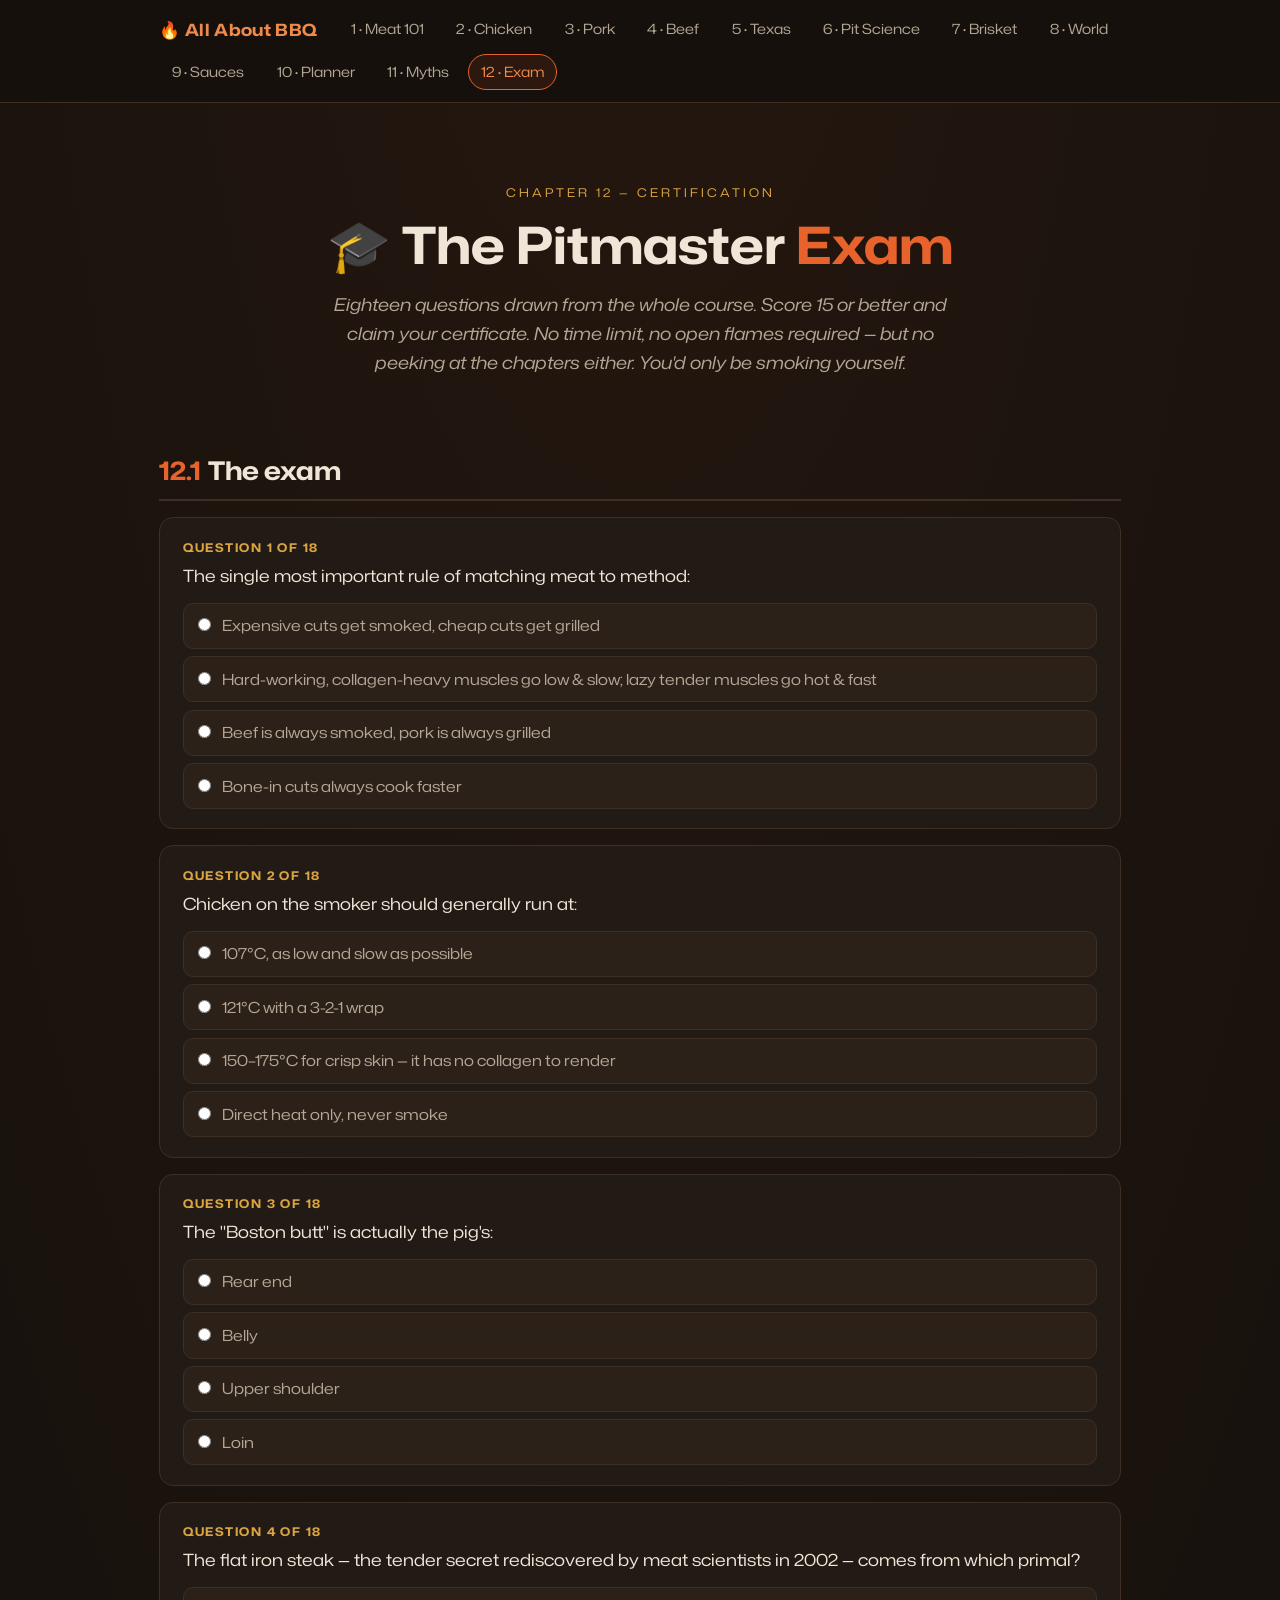
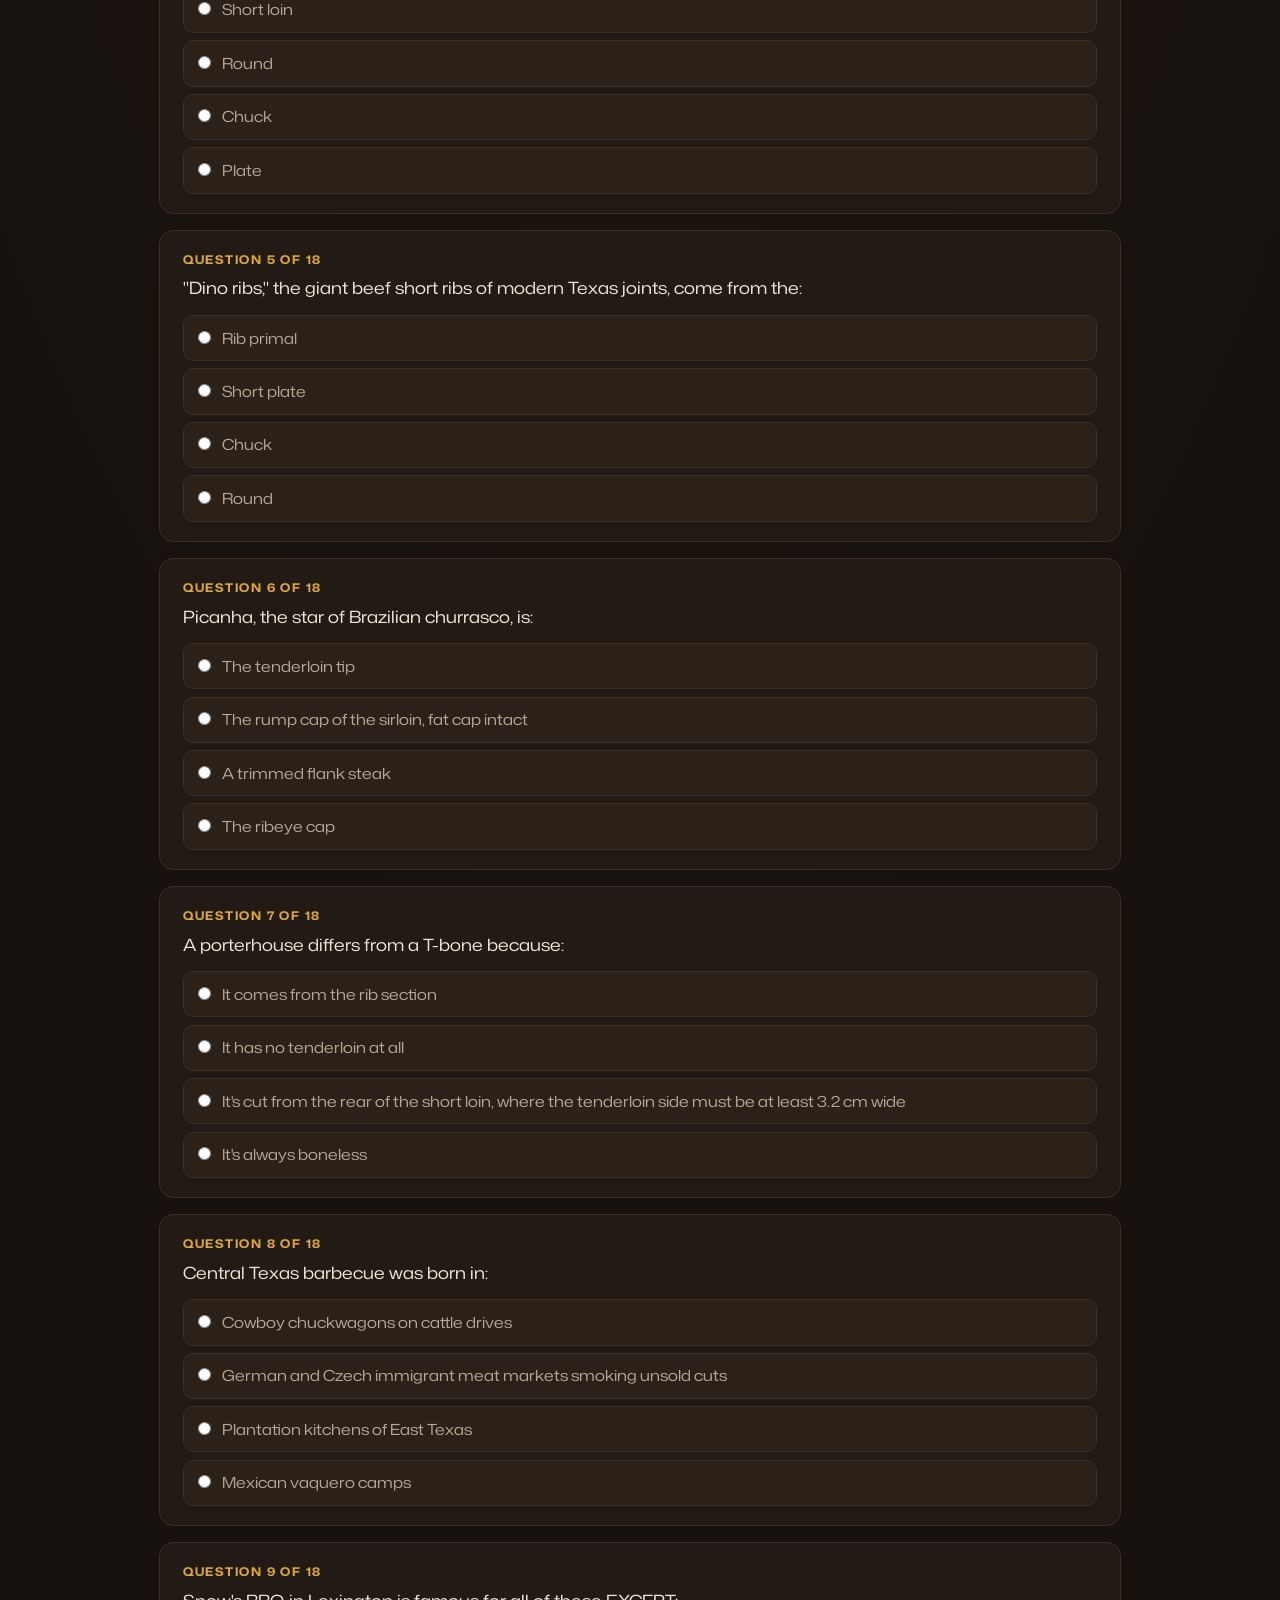
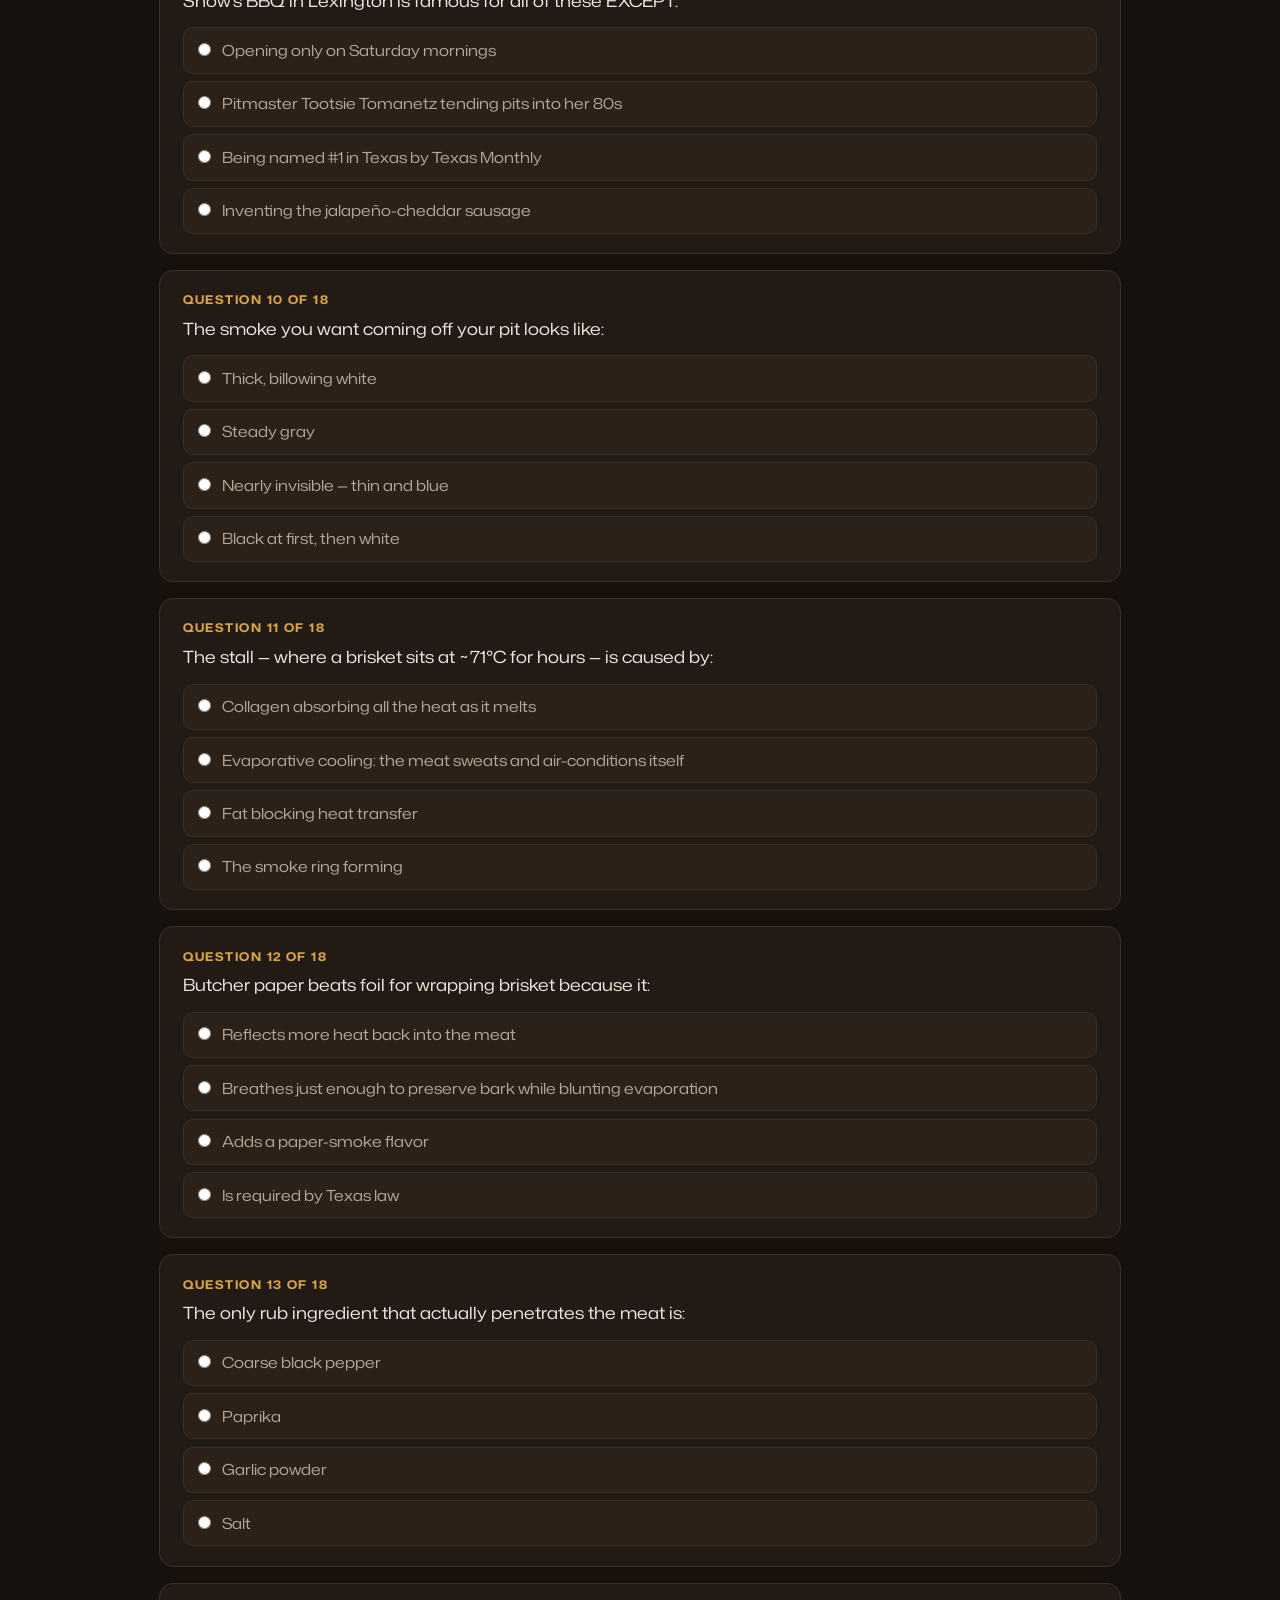
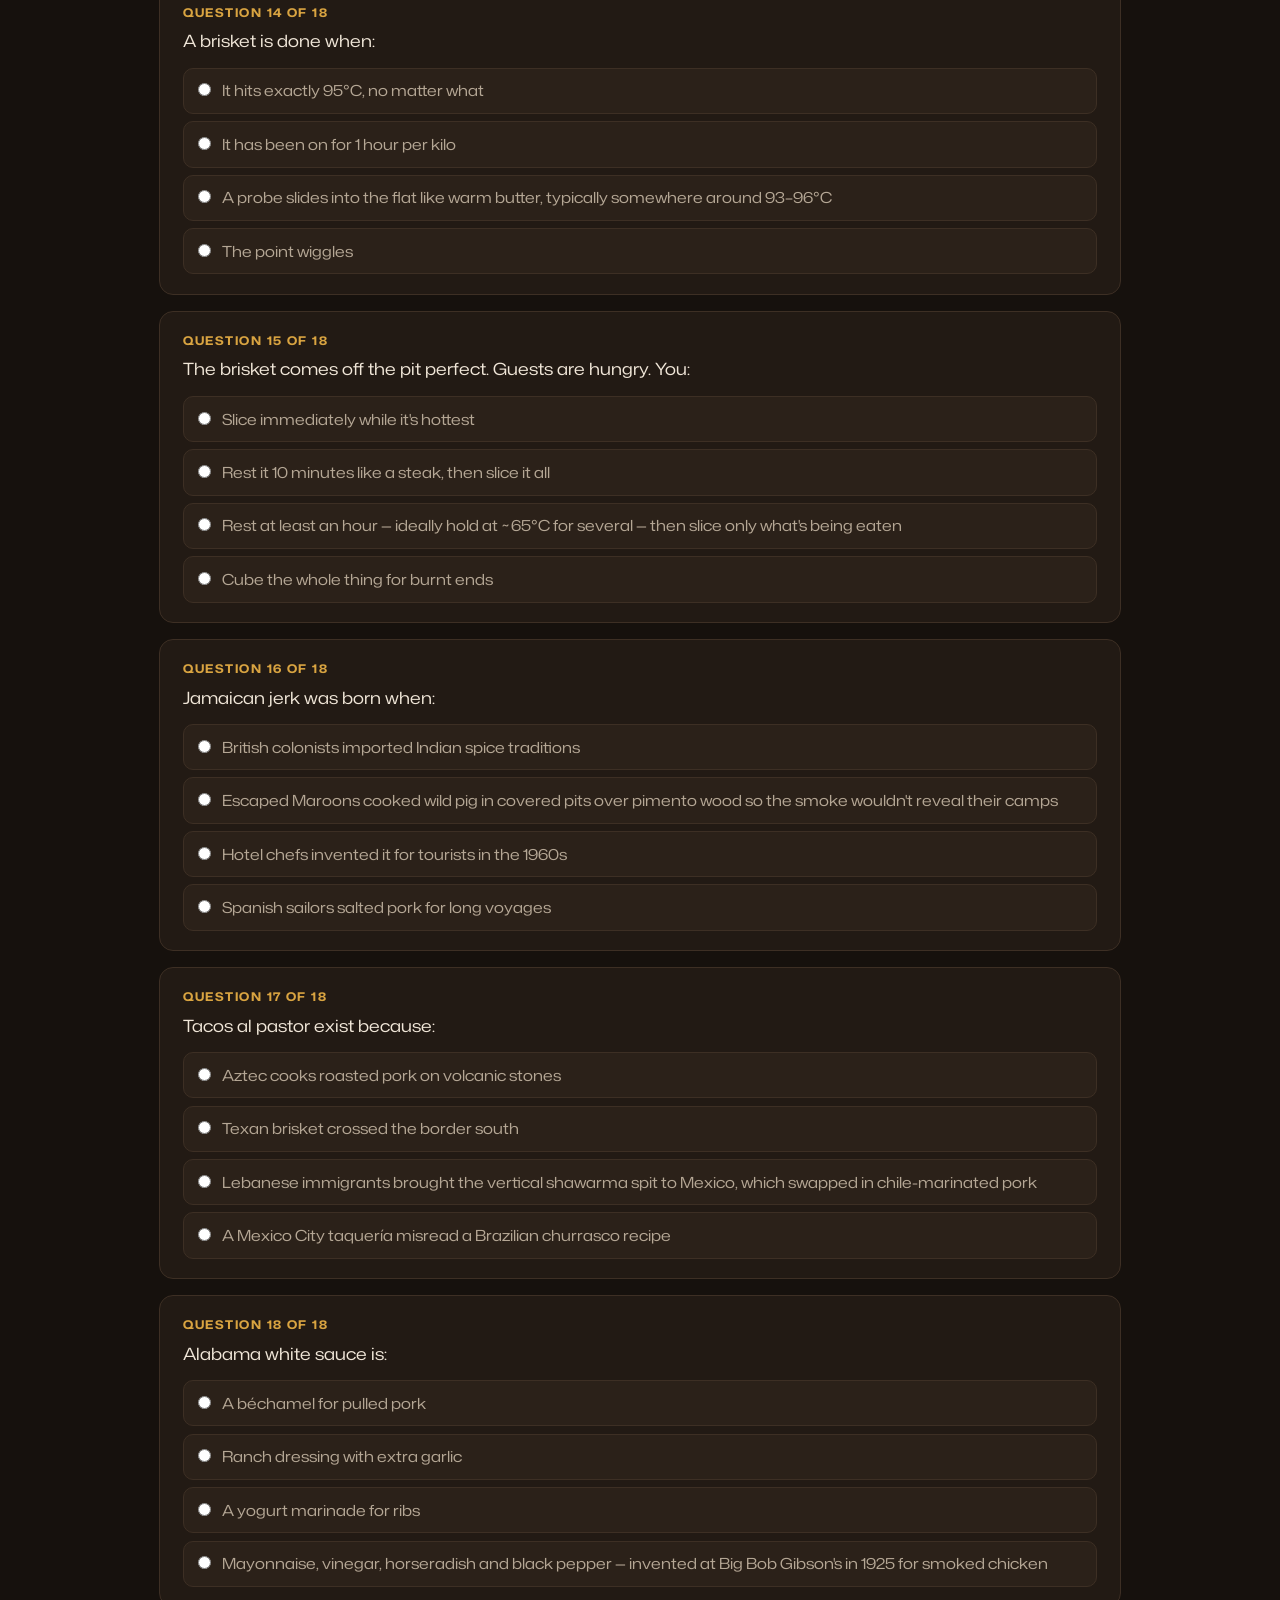
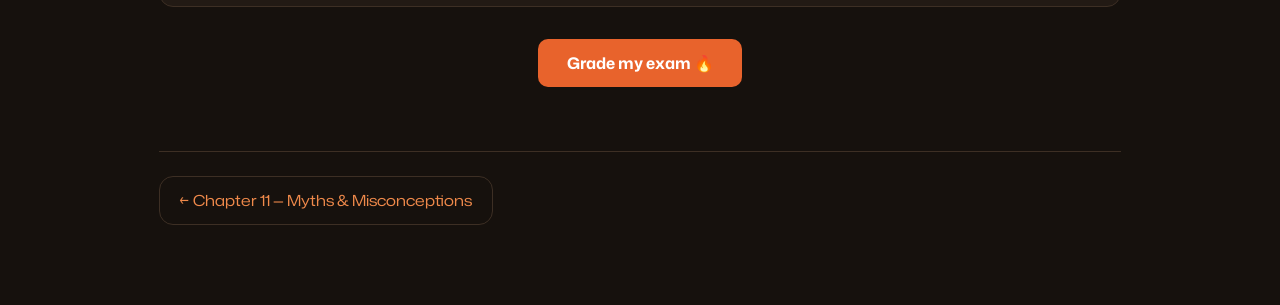
<file: exam.html>
<!DOCTYPE html>
<html lang="en">
<head>
<meta charset="UTF-8">
<meta name="viewport" content="width=device-width, initial-scale=1.0">
<title>All About BBQ — Chapter 12: The Certification Exam</title>
<link rel="preconnect" href="https://fonts.googleapis.com">
<link rel="preconnect" href="https://fonts.gstatic.com" crossorigin>
<link href="https://fonts.googleapis.com/css2?family=Mona+Sans:ital,wdth,wght@0,75..125,200..900;1,75..125,200..900&display=swap" rel="stylesheet">
<link rel="stylesheet" href="css/style.css">
</head>
<body>

<nav class="nav"></nav>

<div class="wrap">

  <header class="hero">
    <div class="kicker">Chapter 12 — Certification</div>
    <h1>🎓 The Pitmaster <span class="flame">Exam</span></h1>
    <p class="lede">Eighteen questions drawn from the whole course. Score 15 or better and claim your certificate. No time limit, no open flames required — but no peeking at the chapters either. You'd only be smoking yourself.</p>
  </header>

  <h2><span class="num">12.1</span>The exam</h2>
  <div id="examForm"></div>

  <div style="text-align:center; margin: 2rem 0;">
    <button class="btn" id="gradeBtn">Grade my exam 🔥</button>
    <button class="btn ghost" id="retryBtn" style="display:none; margin-left:0.6rem;">Reset &amp; retry</button>
  </div>

  <div class="exam-result" id="resultBox">
    <div class="score" id="scoreLine"></div>
    <p id="verdictLine"></p>
  </div>

  <div class="cert-claim" id="certClaim">
    <p style="font-family:'Segoe UI',system-ui,sans-serif;">Enter your name as it should appear on the certificate:</p>
    <input type="text" id="certName" placeholder="Your name" maxlength="60">
    <button class="btn" id="claimBtn">Claim certificate</button>
  </div>

  <div class="certificate" id="certificate">
    <div class="c-head">All About BBQ · Pitmaster Academy</div>
    <h3>Certificate of Mastery</h3>
    <p class="c-body">This certifies that</p>
    <div class="c-name" id="certNameOut">—</div>
    <p class="c-body">has completed the full course of study in the ways of smoke and fire — from the nine primals of the steer to the meat markets of Central Texas — and demonstrated the knowledge required of a</p>
    <h3 style="font-size:1.5rem;">Certified Texas Pitmaster</h3>
    <div class="c-seal">🔥🐄🔥</div>
    <div class="c-foot">
      <div class="sig">Low &amp; Slow, Dean of Smoke</div>
      <div class="sig" id="certDate">—</div>
    </div>
  </div>

  <div style="text-align:center; margin-bottom:2rem;">
    <button class="btn ghost" id="printBtn" style="display:none;">🖨️ Print / save as PDF</button>
  </div>

  <div class="chapter-nav"></div>

</div>

<script src="js/exam.js"></script>
<script src="js/nav.js"></script>
</body>
</html>
</file>
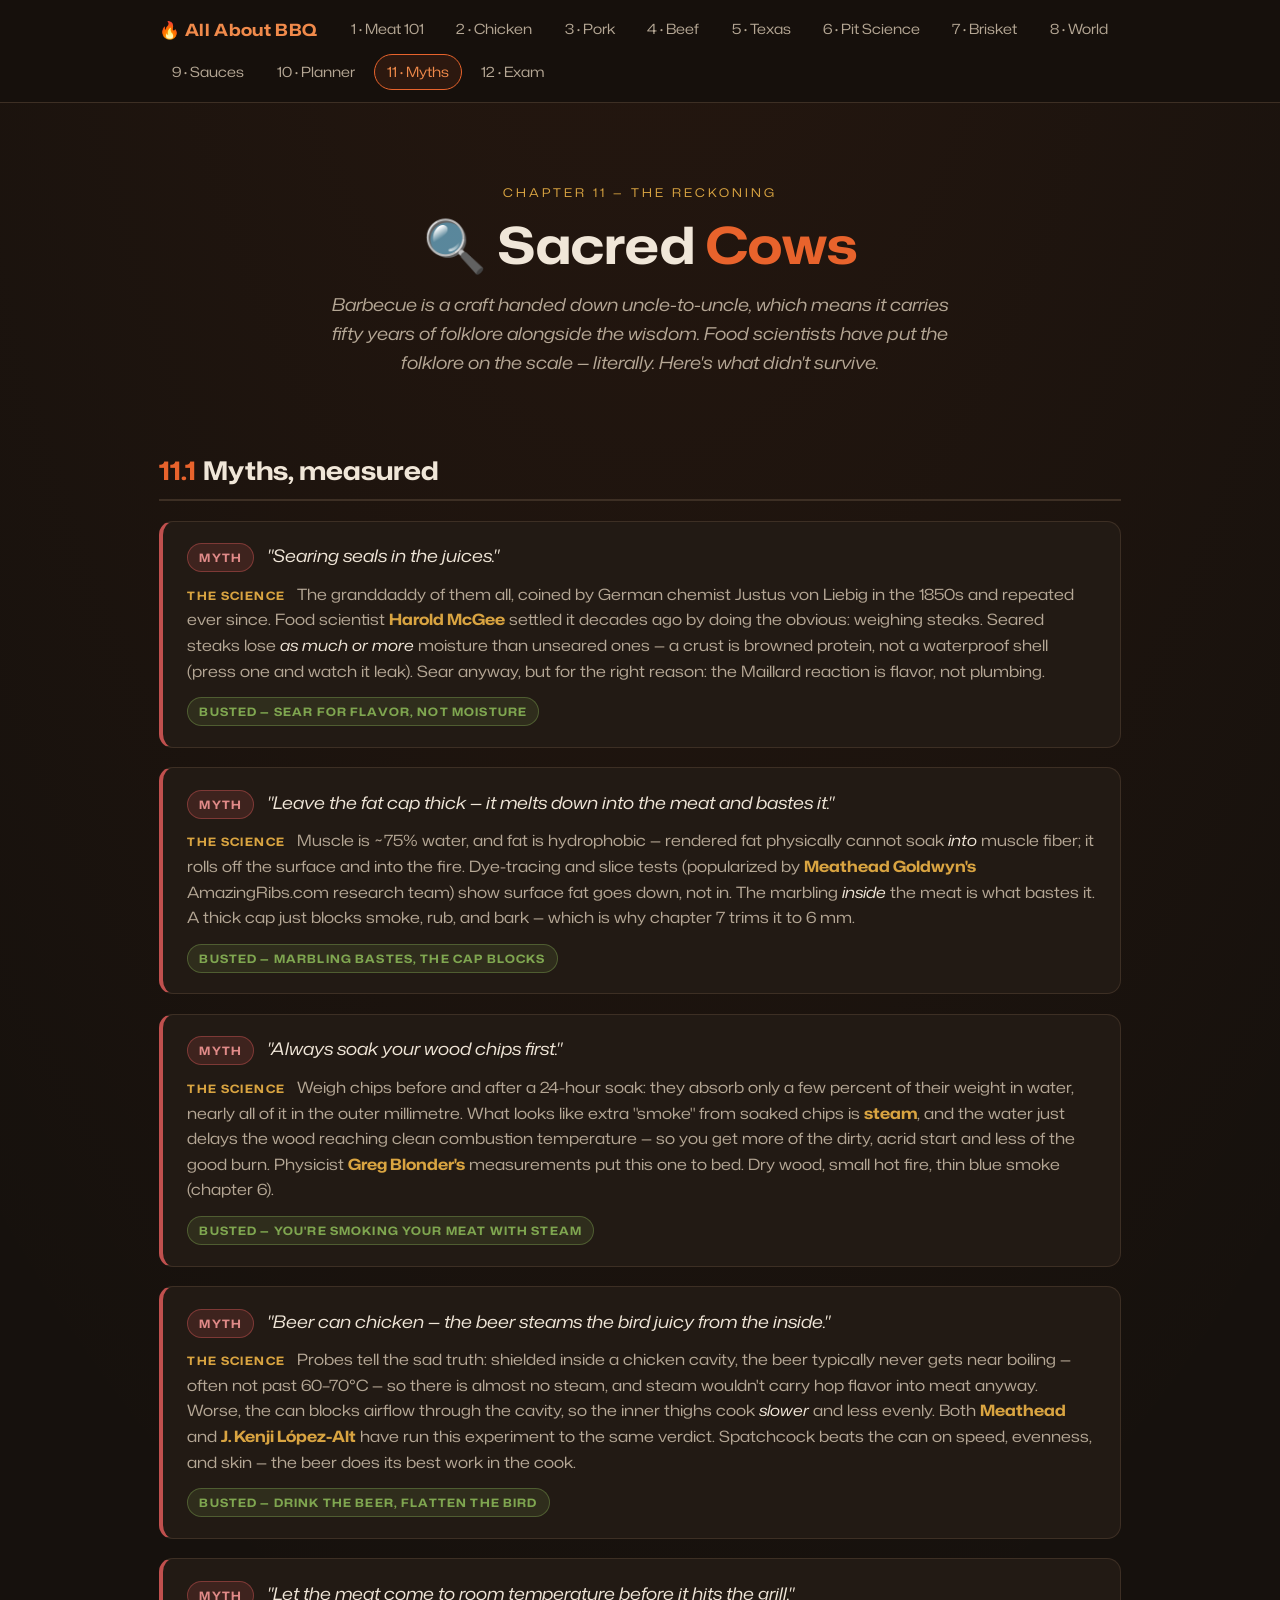
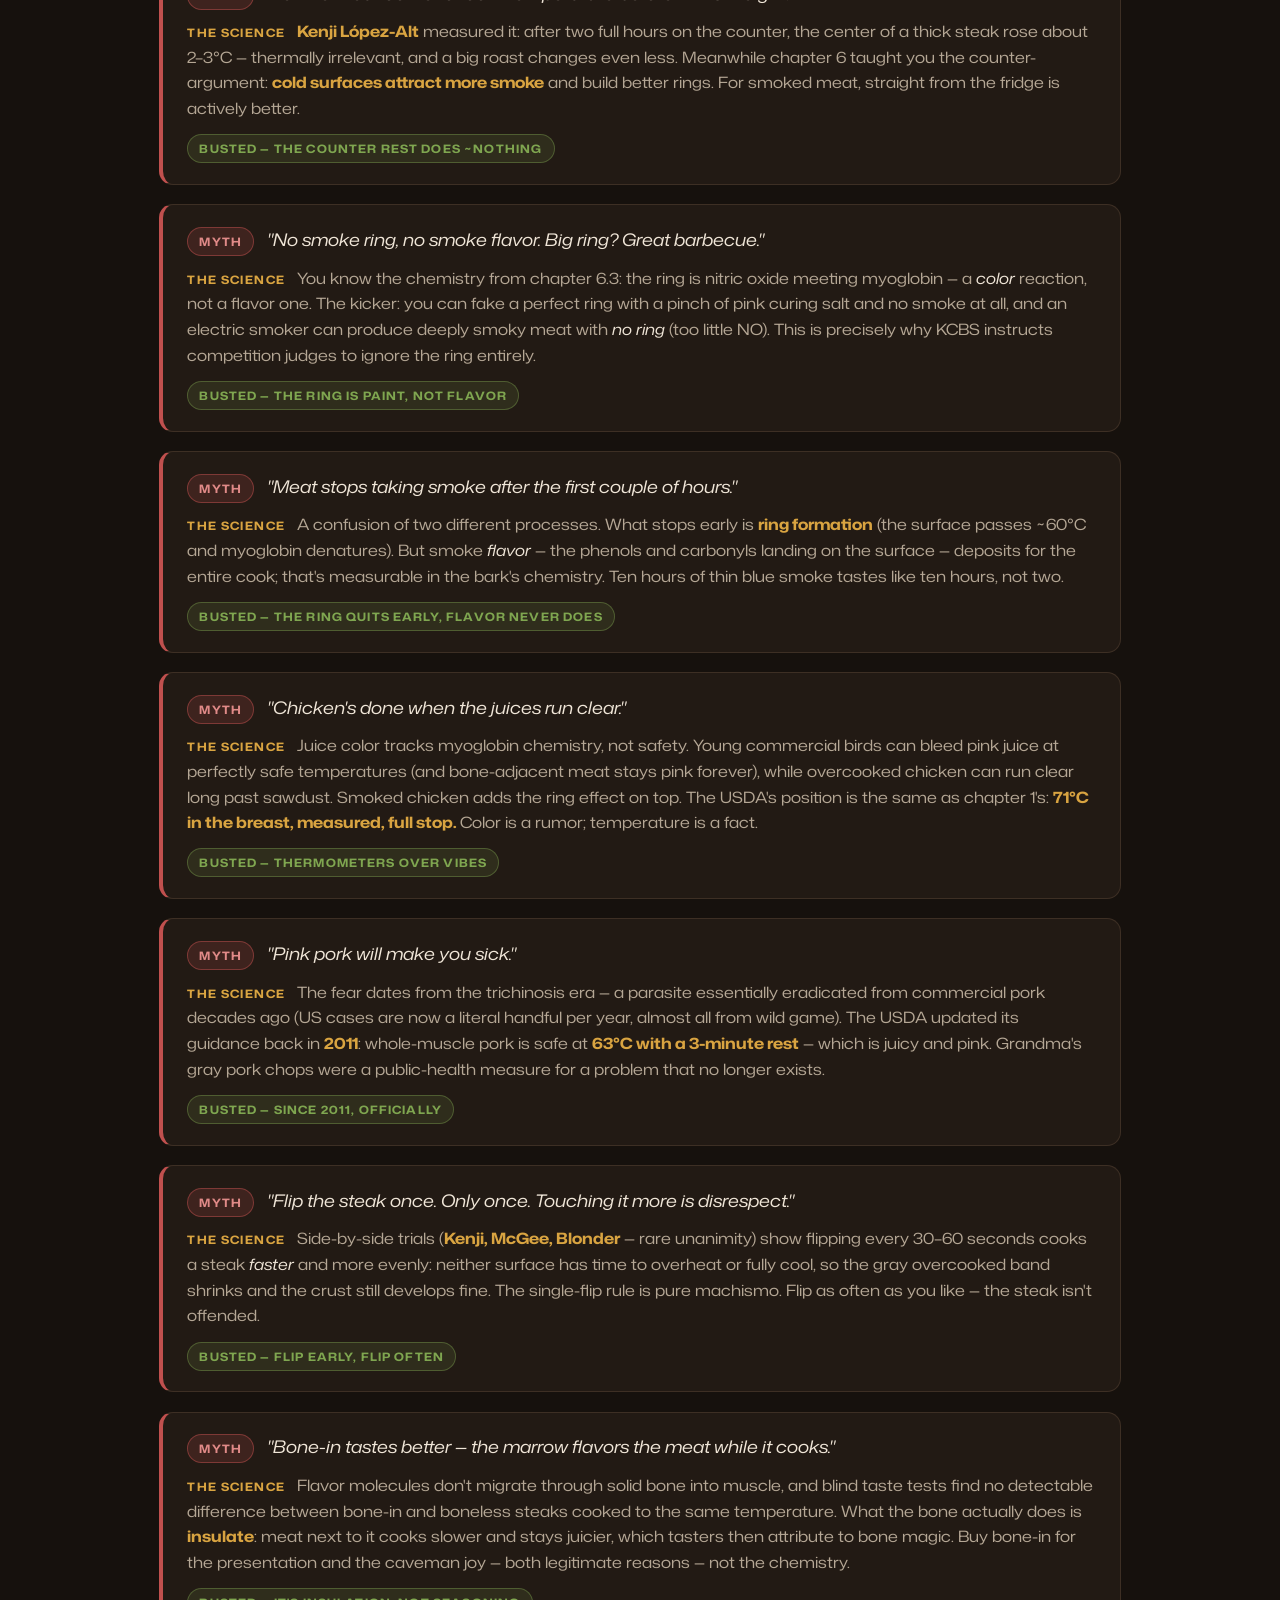
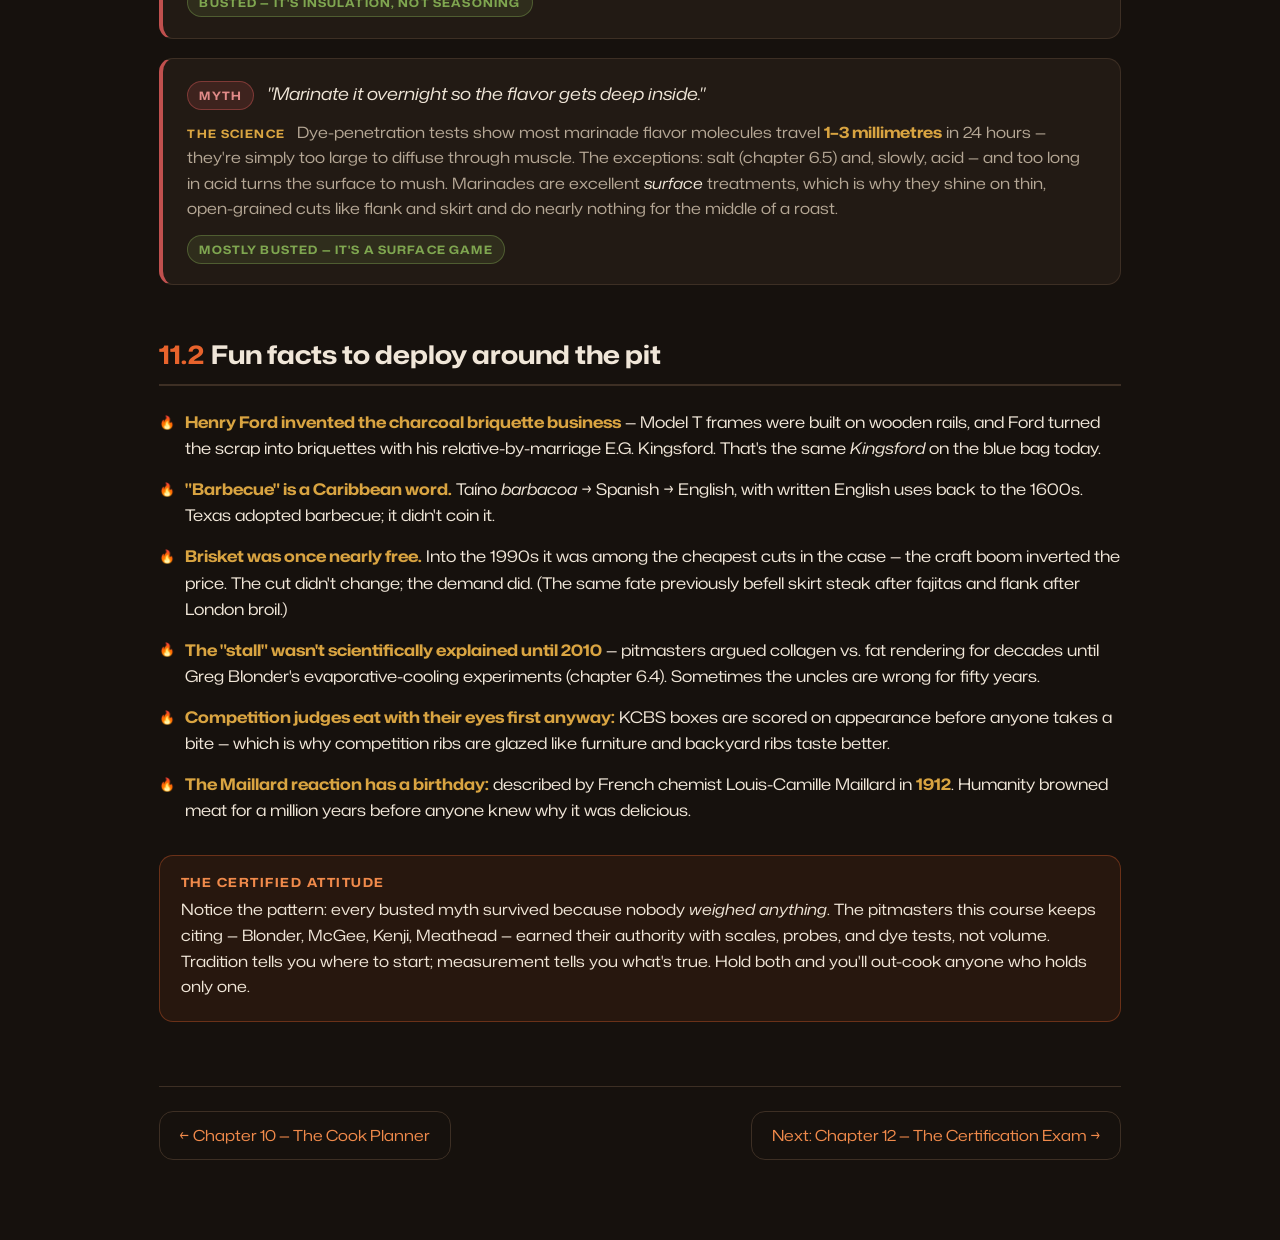
<file: myths.html>
<!DOCTYPE html>
<html lang="en">
<head>
<meta charset="UTF-8">
<meta name="viewport" content="width=device-width, initial-scale=1.0">
<title>All About BBQ — Chapter 11: Myths &amp; Misconceptions</title>
<link rel="preconnect" href="https://fonts.googleapis.com">
<link rel="preconnect" href="https://fonts.gstatic.com" crossorigin>
<link href="https://fonts.googleapis.com/css2?family=Mona+Sans:ital,wdth,wght@0,75..125,200..900;1,75..125,200..900&display=swap" rel="stylesheet">
<link rel="stylesheet" href="css/style.css">
</head>
<body>

<nav class="nav"></nav>

<div class="wrap">

  <header class="hero">
    <div class="kicker">Chapter 11 — The Reckoning</div>
    <h1>🔍 Sacred <span class="flame">Cows</span></h1>
    <p class="lede">Barbecue is a craft handed down uncle-to-uncle, which means it carries fifty years of folklore alongside the wisdom. Food scientists have put the folklore on the scale — literally. Here's what didn't survive.</p>
  </header>

  <h2><span class="num">11.1</span>Myths, measured</h2>

  <div class="myth-card">
    <div class="myth-head"><span class="chip myth-chip">Myth</span><span class="myth-quote">"Searing seals in the juices."</span></div>
    <p><span class="label">The science</span> The granddaddy of them all, coined by German chemist Justus von Liebig in the 1850s and repeated ever since. Food scientist <strong>Harold McGee</strong> settled it decades ago by doing the obvious: weighing steaks. Seared steaks lose <em>as much or more</em> moisture than unseared ones — a crust is browned protein, not a waterproof shell (press one and watch it leak). Sear anyway, but for the right reason: the Maillard reaction is flavor, not plumbing.</p>
    <span class="chip busted">Busted — sear for flavor, not moisture</span>
  </div>

  <div class="myth-card">
    <div class="myth-head"><span class="chip myth-chip">Myth</span><span class="myth-quote">"Leave the fat cap thick — it melts down into the meat and bastes it."</span></div>
    <p><span class="label">The science</span> Muscle is ~75% water, and fat is hydrophobic — rendered fat physically cannot soak <em>into</em> muscle fiber; it rolls off the surface and into the fire. Dye-tracing and slice tests (popularized by <strong>Meathead Goldwyn's</strong> AmazingRibs.com research team) show surface fat goes down, not in. The marbling <em>inside</em> the meat is what bastes it. A thick cap just blocks smoke, rub, and bark — which is why chapter 7 trims it to 6 mm.</p>
    <span class="chip busted">Busted — marbling bastes, the cap blocks</span>
  </div>

  <div class="myth-card">
    <div class="myth-head"><span class="chip myth-chip">Myth</span><span class="myth-quote">"Always soak your wood chips first."</span></div>
    <p><span class="label">The science</span> Weigh chips before and after a 24-hour soak: they absorb only a few percent of their weight in water, nearly all of it in the outer millimetre. What looks like extra "smoke" from soaked chips is <strong>steam</strong>, and the water just delays the wood reaching clean combustion temperature — so you get more of the dirty, acrid start and less of the good burn. Physicist <strong>Greg Blonder's</strong> measurements put this one to bed. Dry wood, small hot fire, thin blue smoke (chapter 6).</p>
    <span class="chip busted">Busted — you're smoking your meat with steam</span>
  </div>

  <div class="myth-card">
    <div class="myth-head"><span class="chip myth-chip">Myth</span><span class="myth-quote">"Beer can chicken — the beer steams the bird juicy from the inside."</span></div>
    <p><span class="label">The science</span> Probes tell the sad truth: shielded inside a chicken cavity, the beer typically never gets near boiling — often not past 60–70°C — so there is almost no steam, and steam wouldn't carry hop flavor into meat anyway. Worse, the can blocks airflow through the cavity, so the inner thighs cook <em>slower</em> and less evenly. Both <strong>Meathead</strong> and <strong>J. Kenji López-Alt</strong> have run this experiment to the same verdict. Spatchcock beats the can on speed, evenness, and skin — the beer does its best work in the cook.</p>
    <span class="chip busted">Busted — drink the beer, flatten the bird</span>
  </div>

  <div class="myth-card">
    <div class="myth-head"><span class="chip myth-chip">Myth</span><span class="myth-quote">"Let the meat come to room temperature before it hits the grill."</span></div>
    <p><span class="label">The science</span> <strong>Kenji López-Alt</strong> measured it: after two full hours on the counter, the center of a thick steak rose about 2–3°C — thermally irrelevant, and a big roast changes even less. Meanwhile chapter 6 taught you the counter-argument: <strong>cold surfaces attract more smoke</strong> and build better rings. For smoked meat, straight from the fridge is actively better.</p>
    <span class="chip busted">Busted — the counter rest does ~nothing</span>
  </div>

  <div class="myth-card">
    <div class="myth-head"><span class="chip myth-chip">Myth</span><span class="myth-quote">"No smoke ring, no smoke flavor. Big ring? Great barbecue."</span></div>
    <p><span class="label">The science</span> You know the chemistry from chapter 6.3: the ring is nitric oxide meeting myoglobin — a <em>color</em> reaction, not a flavor one. The kicker: you can fake a perfect ring with a pinch of pink curing salt and no smoke at all, and an electric smoker can produce deeply smoky meat with <em>no ring</em> (too little NO). This is precisely why KCBS instructs competition judges to ignore the ring entirely.</p>
    <span class="chip busted">Busted — the ring is paint, not flavor</span>
  </div>

  <div class="myth-card">
    <div class="myth-head"><span class="chip myth-chip">Myth</span><span class="myth-quote">"Meat stops taking smoke after the first couple of hours."</span></div>
    <p><span class="label">The science</span> A confusion of two different processes. What stops early is <strong>ring formation</strong> (the surface passes ~60°C and myoglobin denatures). But smoke <em>flavor</em> — the phenols and carbonyls landing on the surface — deposits for the entire cook; that's measurable in the bark's chemistry. Ten hours of thin blue smoke tastes like ten hours, not two.</p>
    <span class="chip busted">Busted — the ring quits early, flavor never does</span>
  </div>

  <div class="myth-card">
    <div class="myth-head"><span class="chip myth-chip">Myth</span><span class="myth-quote">"Chicken's done when the juices run clear."</span></div>
    <p><span class="label">The science</span> Juice color tracks myoglobin chemistry, not safety. Young commercial birds can bleed pink juice at perfectly safe temperatures (and bone-adjacent meat stays pink forever), while overcooked chicken can run clear long past sawdust. Smoked chicken adds the ring effect on top. The USDA's position is the same as chapter 1's: <strong>71°C in the breast, measured, full stop.</strong> Color is a rumor; temperature is a fact.</p>
    <span class="chip busted">Busted — thermometers over vibes</span>
  </div>

  <div class="myth-card">
    <div class="myth-head"><span class="chip myth-chip">Myth</span><span class="myth-quote">"Pink pork will make you sick."</span></div>
    <p><span class="label">The science</span> The fear dates from the trichinosis era — a parasite essentially eradicated from commercial pork decades ago (US cases are now a literal handful per year, almost all from wild game). The USDA updated its guidance back in <strong>2011</strong>: whole-muscle pork is safe at <strong>63°C with a 3-minute rest</strong> — which is juicy and pink. Grandma's gray pork chops were a public-health measure for a problem that no longer exists.</p>
    <span class="chip busted">Busted — since 2011, officially</span>
  </div>

  <div class="myth-card">
    <div class="myth-head"><span class="chip myth-chip">Myth</span><span class="myth-quote">"Flip the steak once. Only once. Touching it more is disrespect."</span></div>
    <p><span class="label">The science</span> Side-by-side trials (<strong>Kenji, McGee, Blonder</strong> — rare unanimity) show flipping every 30–60 seconds cooks a steak <em>faster</em> and more evenly: neither surface has time to overheat or fully cool, so the gray overcooked band shrinks and the crust still develops fine. The single-flip rule is pure machismo. Flip as often as you like — the steak isn't offended.</p>
    <span class="chip busted">Busted — flip early, flip often</span>
  </div>

  <div class="myth-card">
    <div class="myth-head"><span class="chip myth-chip">Myth</span><span class="myth-quote">"Bone-in tastes better — the marrow flavors the meat while it cooks."</span></div>
    <p><span class="label">The science</span> Flavor molecules don't migrate through solid bone into muscle, and blind taste tests find no detectable difference between bone-in and boneless steaks cooked to the same temperature. What the bone actually does is <strong>insulate</strong>: meat next to it cooks slower and stays juicier, which tasters then attribute to bone magic. Buy bone-in for the presentation and the caveman joy — both legitimate reasons — not the chemistry.</p>
    <span class="chip busted">Busted — it's insulation, not seasoning</span>
  </div>

  <div class="myth-card">
    <div class="myth-head"><span class="chip myth-chip">Myth</span><span class="myth-quote">"Marinate it overnight so the flavor gets deep inside."</span></div>
    <p><span class="label">The science</span> Dye-penetration tests show most marinade flavor molecules travel <strong>1–3 millimetres</strong> in 24 hours — they're simply too large to diffuse through muscle. The exceptions: salt (chapter 6.5) and, slowly, acid — and too long in acid turns the surface to mush. Marinades are excellent <em>surface</em> treatments, which is why they shine on thin, open-grained cuts like flank and skirt and do nearly nothing for the middle of a roast.</p>
    <span class="chip busted">Mostly busted — it's a surface game</span>
  </div>

  <h2><span class="num">11.2</span>Fun facts to deploy around the pit</h2>
  <ul class="clean">
    <li><strong>Henry Ford invented the charcoal briquette business</strong> — Model T frames were built on wooden rails, and Ford turned the scrap into briquettes with his relative-by-marriage E.G. Kingsford. That's the same <em>Kingsford</em> on the blue bag today.</li>
    <li><strong>"Barbecue" is a Caribbean word.</strong> Taíno <em>barbacoa</em> → Spanish → English, with written English uses back to the 1600s. Texas adopted barbecue; it didn't coin it.</li>
    <li><strong>Brisket was once nearly free.</strong> Into the 1990s it was among the cheapest cuts in the case — the craft boom inverted the price. The cut didn't change; the demand did. (The same fate previously befell skirt steak after fajitas and flank after London broil.)</li>
    <li><strong>The "stall" wasn't scientifically explained until 2010</strong> — pitmasters argued collagen vs. fat rendering for decades until Greg Blonder's evaporative-cooling experiments (chapter 6.4). Sometimes the uncles are wrong for fifty years.</li>
    <li><strong>Competition judges eat with their eyes first anyway:</strong> KCBS boxes are scored on appearance before anyone takes a bite — which is why competition ribs are glazed like furniture and backyard ribs taste better.</li>
    <li><strong>The Maillard reaction has a birthday:</strong> described by French chemist Louis-Camille Maillard in <strong>1912</strong>. Humanity browned meat for a million years before anyone knew why it was delicious.</li>
  </ul>

  <div class="callout">
    <span class="label">The certified attitude</span>
    <p>Notice the pattern: every busted myth survived because nobody <em>weighed anything</em>. The pitmasters this course keeps citing — Blonder, McGee, Kenji, Meathead — earned their authority with scales, probes, and dye tests, not volume. Tradition tells you where to start; measurement tells you what's true. Hold both and you'll out-cook anyone who holds only one.</p>
  </div>

  <div class="chapter-nav"></div>

</div>
<script src="js/nav.js"></script>
</body>
</html>
</file>
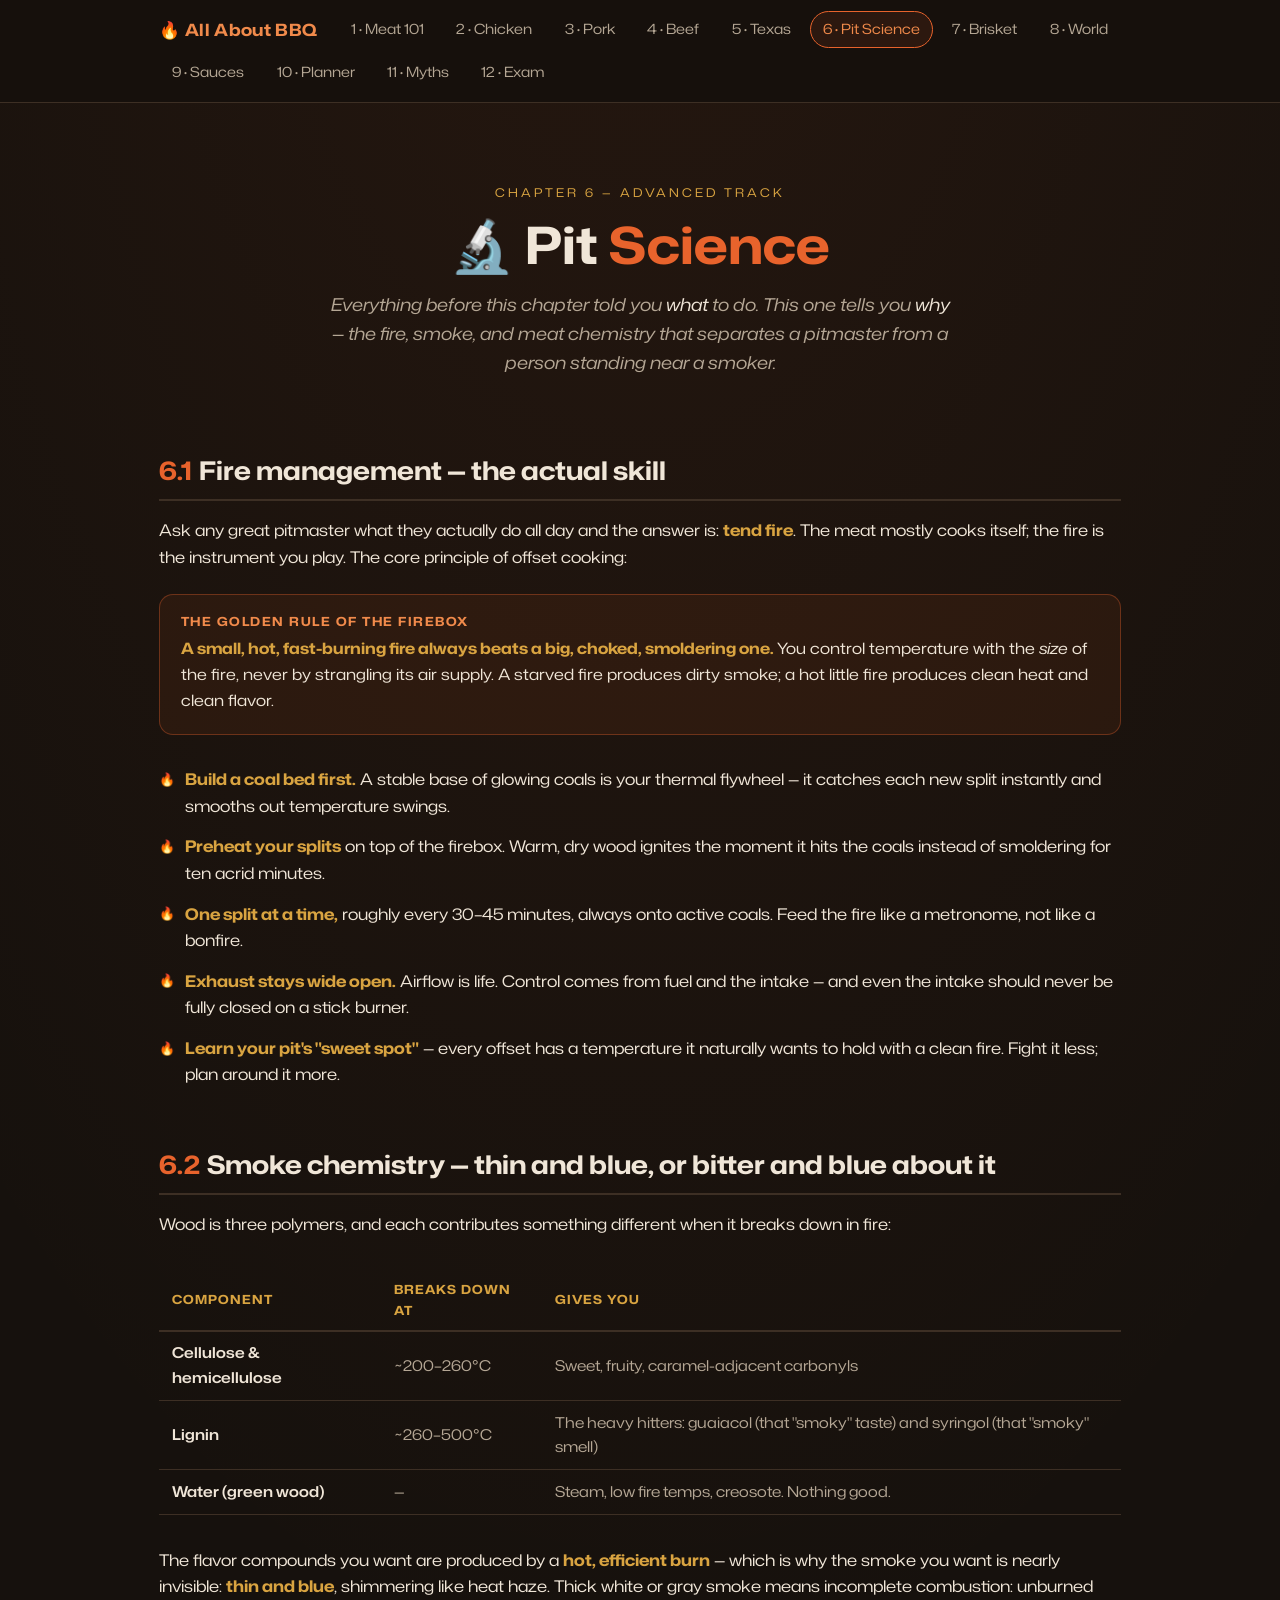
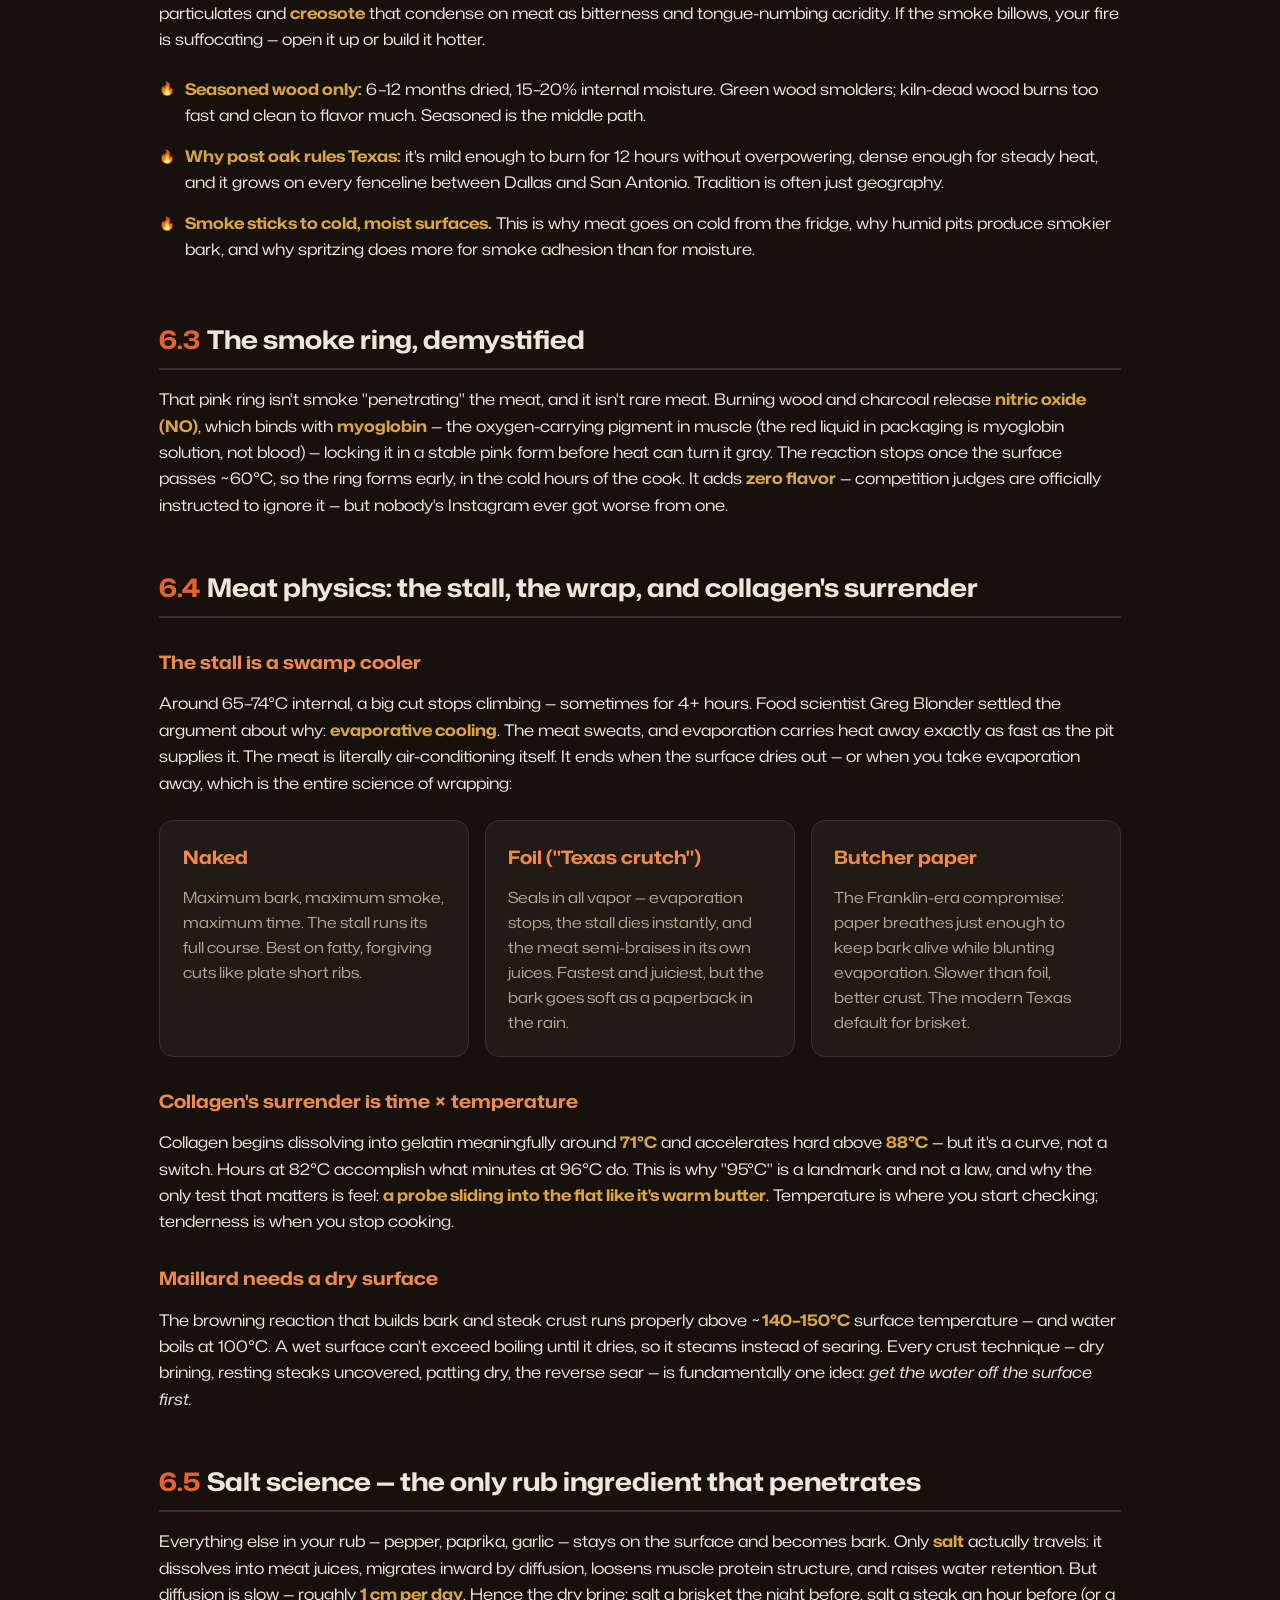
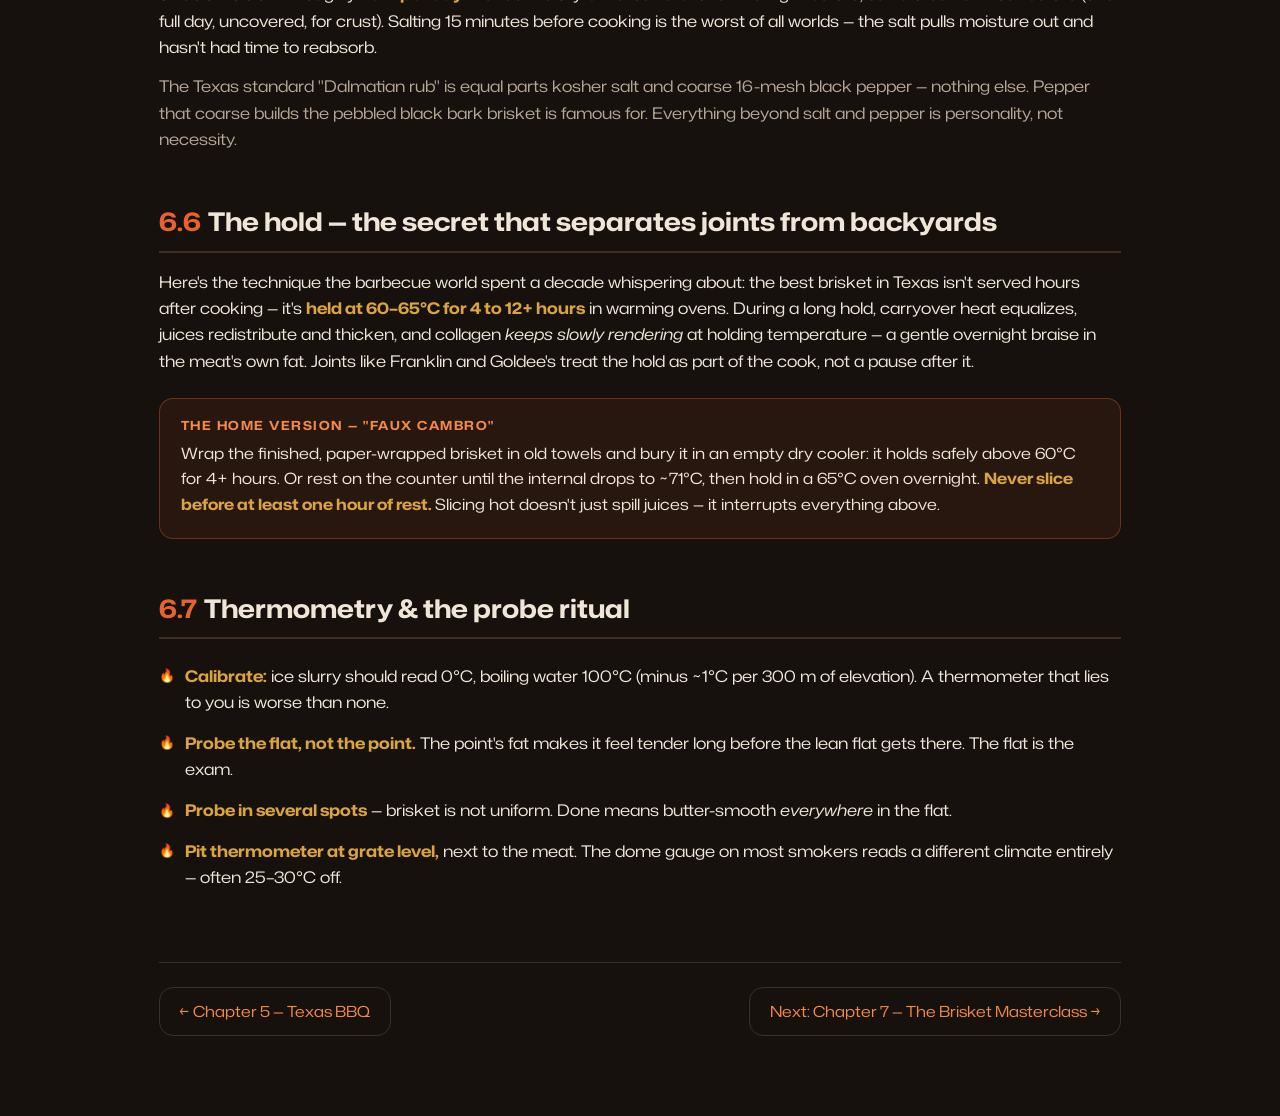
<file: pit-science.html>
<!DOCTYPE html>
<html lang="en">
<head>
<meta charset="UTF-8">
<meta name="viewport" content="width=device-width, initial-scale=1.0">
<title>All About BBQ — Chapter 6: Pit Science</title>
<link rel="preconnect" href="https://fonts.googleapis.com">
<link rel="preconnect" href="https://fonts.gstatic.com" crossorigin>
<link href="https://fonts.googleapis.com/css2?family=Mona+Sans:ital,wdth,wght@0,75..125,200..900;1,75..125,200..900&display=swap" rel="stylesheet">
<link rel="stylesheet" href="css/style.css">
</head>
<body>

<nav class="nav"></nav>

<div class="wrap">

  <header class="hero">
    <div class="kicker">Chapter 6 — Advanced Track</div>
    <h1>🔬 Pit <span class="flame">Science</span></h1>
    <p class="lede">Everything before this chapter told you <em>what</em> to do. This one tells you <em>why</em> — the fire, smoke, and meat chemistry that separates a pitmaster from a person standing near a smoker.</p>
  </header>

  <h2><span class="num">6.1</span>Fire management — the actual skill</h2>
  <p>Ask any great pitmaster what they actually do all day and the answer is: <strong>tend fire</strong>. The meat mostly cooks itself; the fire is the instrument you play. The core principle of offset cooking:</p>

  <div class="callout">
    <span class="label">The golden rule of the firebox</span>
    <p><strong>A small, hot, fast-burning fire always beats a big, choked, smoldering one.</strong> You control temperature with the <em>size</em> of the fire, never by strangling its air supply. A starved fire produces dirty smoke; a hot little fire produces clean heat and clean flavor.</p>
  </div>

  <ul class="clean">
    <li><strong>Build a coal bed first.</strong> A stable base of glowing coals is your thermal flywheel — it catches each new split instantly and smooths out temperature swings.</li>
    <li><strong>Preheat your splits</strong> on top of the firebox. Warm, dry wood ignites the moment it hits the coals instead of smoldering for ten acrid minutes.</li>
    <li><strong>One split at a time,</strong> roughly every 30–45 minutes, always onto active coals. Feed the fire like a metronome, not like a bonfire.</li>
    <li><strong>Exhaust stays wide open.</strong> Airflow is life. Control comes from fuel and the intake — and even the intake should never be fully closed on a stick burner.</li>
    <li><strong>Learn your pit's "sweet spot"</strong> — every offset has a temperature it naturally wants to hold with a clean fire. Fight it less; plan around it more.</li>
  </ul>

  <h2><span class="num">6.2</span>Smoke chemistry — thin and blue, or bitter and blue about it</h2>
  <p>Wood is three polymers, and each contributes something different when it breaks down in fire:</p>
  <div class="table-scroll">
    <table>
      <thead><tr><th>Component</th><th>Breaks down at</th><th>Gives you</th></tr></thead>
      <tbody>
        <tr><td>Cellulose &amp; hemicellulose</td><td>~200–260°C</td><td>Sweet, fruity, caramel-adjacent carbonyls</td></tr>
        <tr><td>Lignin</td><td>~260–500°C</td><td>The heavy hitters: guaiacol (that "smoky" taste) and syringol (that "smoky" smell)</td></tr>
        <tr><td>Water (green wood)</td><td>—</td><td>Steam, low fire temps, creosote. Nothing good.</td></tr>
      </tbody>
    </table>
  </div>
  <p>The flavor compounds you want are produced by a <strong>hot, efficient burn</strong> — which is why the smoke you want is nearly invisible: <strong>thin and blue</strong>, shimmering like heat haze. Thick white or gray smoke means incomplete combustion: unburned particulates and <strong>creosote</strong> that condense on meat as bitterness and tongue-numbing acridity. If the smoke billows, your fire is suffocating — open it up or build it hotter.</p>

  <ul class="clean">
    <li><strong>Seasoned wood only:</strong> 6–12 months dried, 15–20% internal moisture. Green wood smolders; kiln-dead wood burns too fast and clean to flavor much. Seasoned is the middle path.</li>
    <li><strong>Why post oak rules Texas:</strong> it's mild enough to burn for 12 hours without overpowering, dense enough for steady heat, and it grows on every fenceline between Dallas and San Antonio. Tradition is often just geography.</li>
    <li><strong>Smoke sticks to cold, moist surfaces.</strong> This is why meat goes on cold from the fridge, why humid pits produce smokier bark, and why spritzing does more for smoke adhesion than for moisture.</li>
  </ul>

  <h2><span class="num">6.3</span>The smoke ring, demystified</h2>
  <p>That pink ring isn't smoke "penetrating" the meat, and it isn't rare meat. Burning wood and charcoal release <strong>nitric oxide (NO)</strong>, which binds with <strong>myoglobin</strong> — the oxygen-carrying pigment in muscle (the red liquid in packaging is myoglobin solution, not blood) — locking it in a stable pink form before heat can turn it gray. The reaction stops once the surface passes ~60°C, so the ring forms early, in the cold hours of the cook. It adds <strong>zero flavor</strong> — competition judges are officially instructed to ignore it — but nobody's Instagram ever got worse from one.</p>

  <h2><span class="num">6.4</span>Meat physics: the stall, the wrap, and collagen's surrender</h2>
  <h3>The stall is a swamp cooler</h3>
  <p>Around 65–74°C internal, a big cut stops climbing — sometimes for 4+ hours. Food scientist Greg Blonder settled the argument about why: <strong>evaporative cooling</strong>. The meat sweats, and evaporation carries heat away exactly as fast as the pit supplies it. The meat is literally air-conditioning itself. It ends when the surface dries out — or when you take evaporation away, which is the entire science of wrapping:</p>

  <div class="grid cols-3">
    <div class="card">
      <h3>Naked</h3>
      <p>Maximum bark, maximum smoke, maximum time. The stall runs its full course. Best on fatty, forgiving cuts like plate short ribs.</p>
    </div>
    <div class="card">
      <h3>Foil ("Texas crutch")</h3>
      <p>Seals in all vapor — evaporation stops, the stall dies instantly, and the meat semi-braises in its own juices. Fastest and juiciest, but the bark goes soft as a paperback in the rain.</p>
    </div>
    <div class="card">
      <h3>Butcher paper</h3>
      <p>The Franklin-era compromise: paper breathes just enough to keep bark alive while blunting evaporation. Slower than foil, better crust. The modern Texas default for brisket.</p>
    </div>
  </div>

  <h3>Collagen's surrender is time × temperature</h3>
  <p>Collagen begins dissolving into gelatin meaningfully around <strong>71°C</strong> and accelerates hard above <strong>88°C</strong> — but it's a curve, not a switch. Hours at 82°C accomplish what minutes at 96°C do. This is why "95°C" is a landmark and not a law, and why the only test that matters is feel: <strong>a probe sliding into the flat like it's warm butter</strong>. Temperature is where you start checking; tenderness is when you stop cooking.</p>

  <h3>Maillard needs a dry surface</h3>
  <p>The browning reaction that builds bark and steak crust runs properly above ~<strong>140–150°C</strong> surface temperature — and water boils at 100°C. A wet surface can't exceed boiling until it dries, so it steams instead of searing. Every crust technique — dry brining, resting steaks uncovered, patting dry, the reverse sear — is fundamentally one idea: <em>get the water off the surface first.</em></p>

  <h2><span class="num">6.5</span>Salt science — the only rub ingredient that penetrates</h2>
  <p>Everything else in your rub — pepper, paprika, garlic — stays on the surface and becomes bark. Only <strong>salt</strong> actually travels: it dissolves into meat juices, migrates inward by diffusion, loosens muscle protein structure, and raises water retention. But diffusion is slow — roughly <strong>1 cm per day</strong>. Hence the dry brine: salt a brisket the night before, salt a steak an hour before (or a full day, uncovered, for crust). Salting 15 minutes before cooking is the worst of all worlds — the salt pulls moisture out and hasn't had time to reabsorb.</p>
  <p class="dim">The Texas standard "Dalmatian rub" is equal parts kosher salt and coarse 16-mesh black pepper — nothing else. Pepper that coarse builds the pebbled black bark brisket is famous for. Everything beyond salt and pepper is personality, not necessity.</p>

  <h2><span class="num">6.6</span>The hold — the secret that separates joints from backyards</h2>
  <p>Here's the technique the barbecue world spent a decade whispering about: the best brisket in Texas isn't served hours after cooking — it's <strong>held at 60–65°C for 4 to 12+ hours</strong> in warming ovens. During a long hold, carryover heat equalizes, juices redistribute and thicken, and collagen <em>keeps slowly rendering</em> at holding temperature — a gentle overnight braise in the meat's own fat. Joints like Franklin and Goldee's treat the hold as part of the cook, not a pause after it.</p>
  <div class="callout">
    <span class="label">The home version — "faux cambro"</span>
    <p>Wrap the finished, paper-wrapped brisket in old towels and bury it in an empty dry cooler: it holds safely above 60°C for 4+ hours. Or rest on the counter until the internal drops to ~71°C, then hold in a 65°C oven overnight. <strong>Never slice before at least one hour of rest.</strong> Slicing hot doesn't just spill juices — it interrupts everything above.</p>
  </div>

  <h2><span class="num">6.7</span>Thermometry &amp; the probe ritual</h2>
  <ul class="clean">
    <li><strong>Calibrate:</strong> ice slurry should read 0°C, boiling water 100°C (minus ~1°C per 300 m of elevation). A thermometer that lies to you is worse than none.</li>
    <li><strong>Probe the flat, not the point.</strong> The point's fat makes it feel tender long before the lean flat gets there. The flat is the exam.</li>
    <li><strong>Probe in several spots</strong> — brisket is not uniform. Done means butter-smooth <em>everywhere</em> in the flat.</li>
    <li><strong>Pit thermometer at grate level,</strong> next to the meat. The dome gauge on most smokers reads a different climate entirely — often 25–30°C off.</li>
  </ul>

  <div class="chapter-nav"></div>

</div>
<script src="js/nav.js"></script>
</body>
</html>
</file>
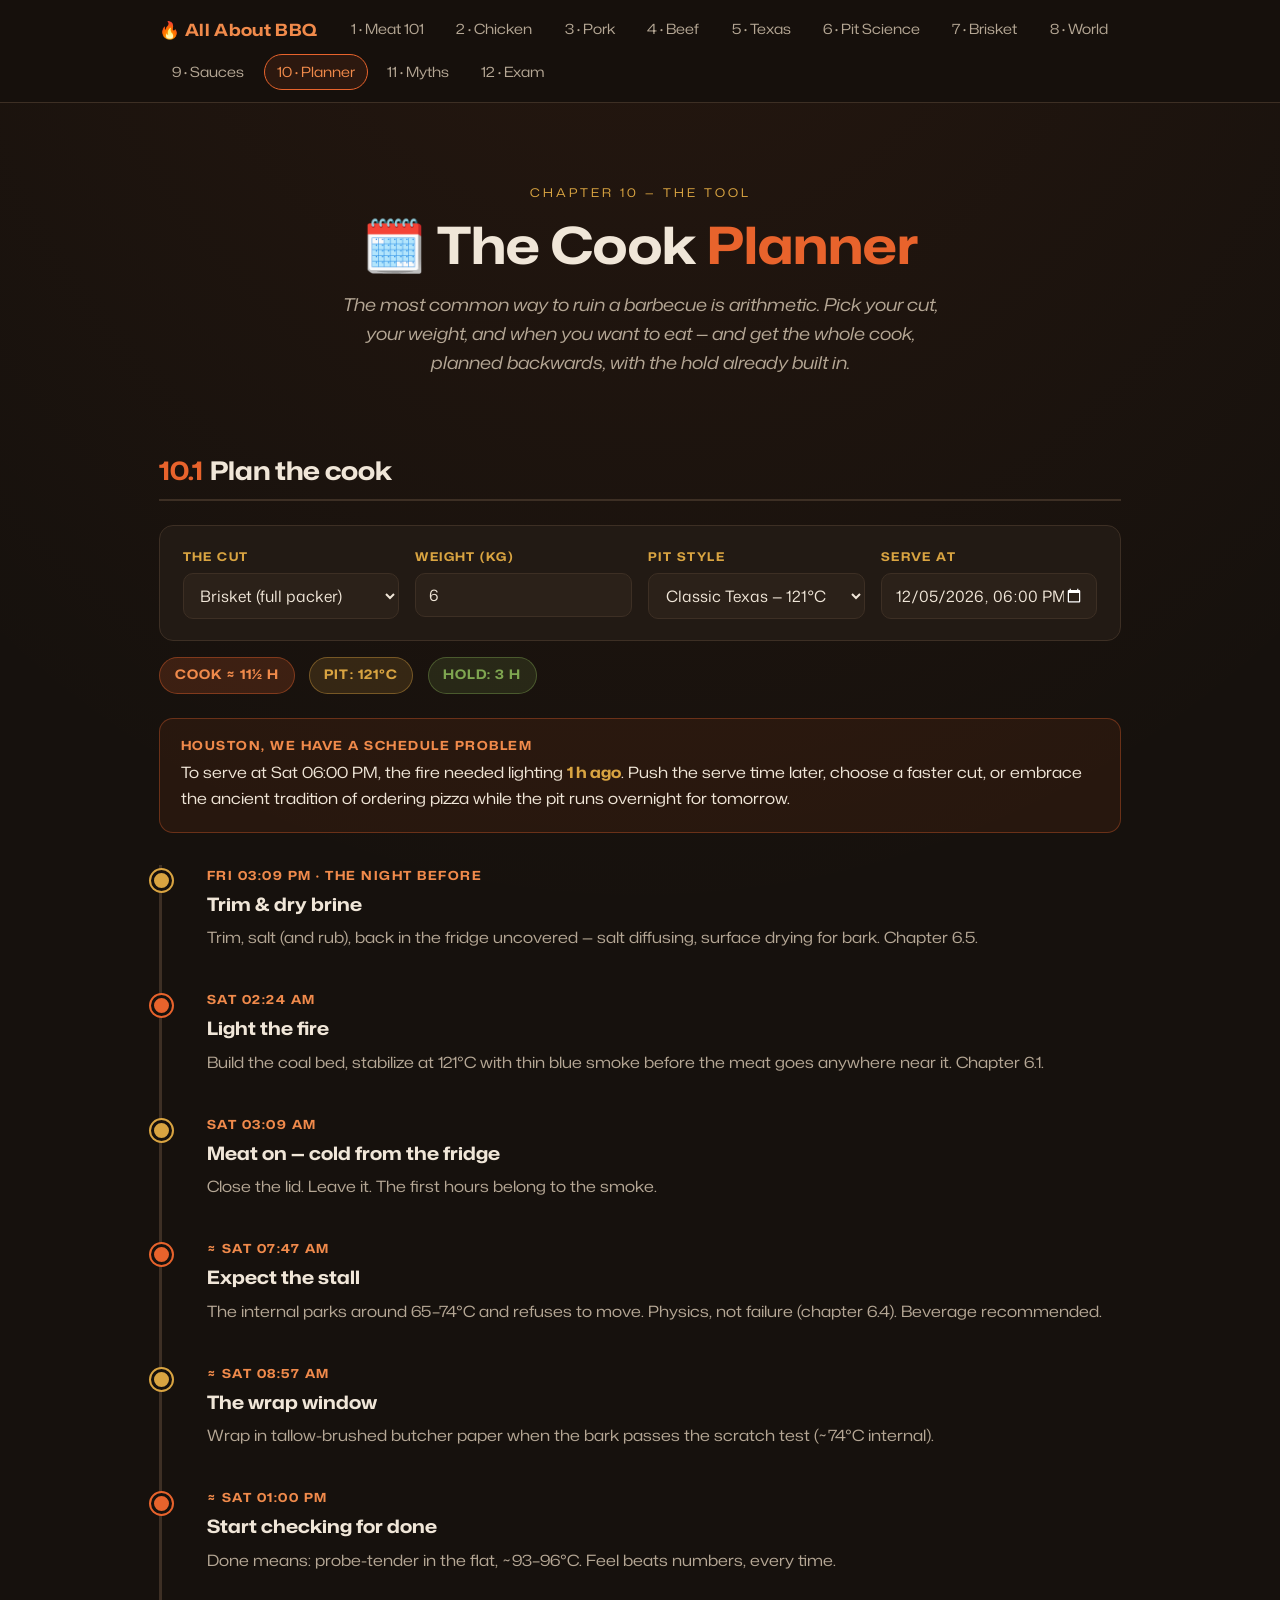
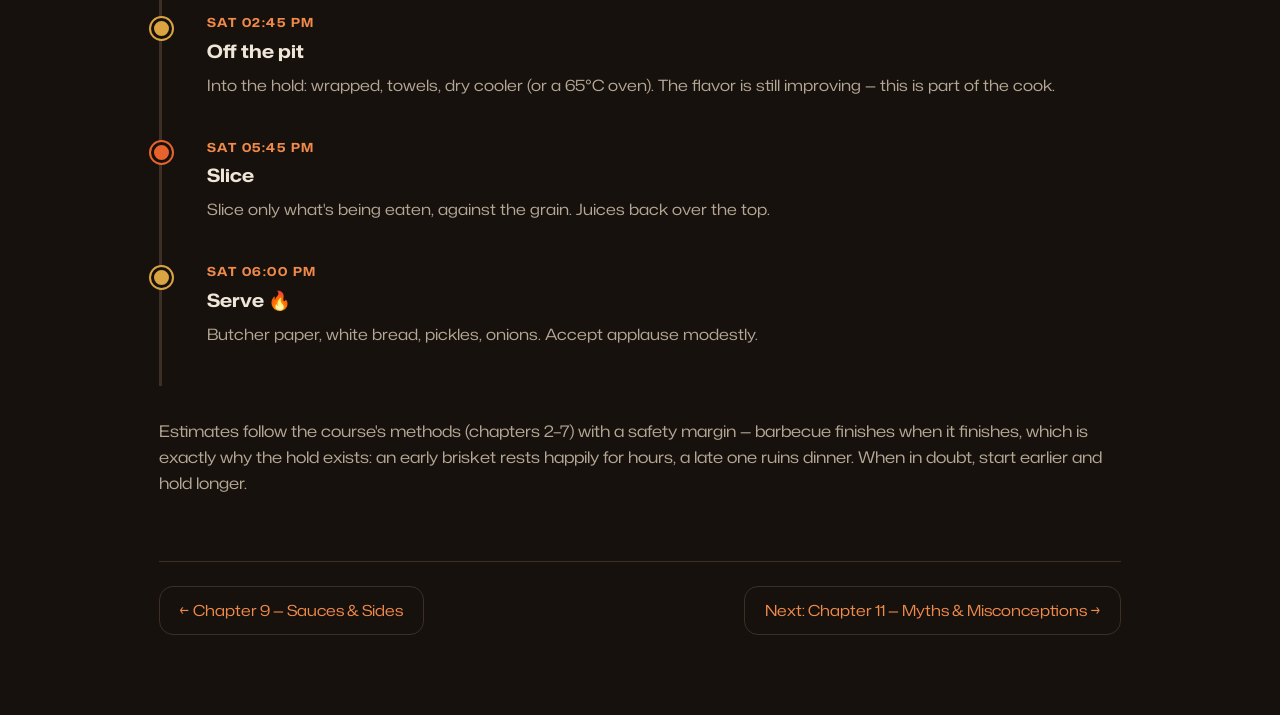
<file: planner.html>
<!DOCTYPE html>
<html lang="en">
<head>
<meta charset="UTF-8">
<meta name="viewport" content="width=device-width, initial-scale=1.0">
<title>All About BBQ — Chapter 10: The Cook Planner</title>
<link rel="preconnect" href="https://fonts.googleapis.com">
<link rel="preconnect" href="https://fonts.gstatic.com" crossorigin>
<link href="https://fonts.googleapis.com/css2?family=Mona+Sans:ital,wdth,wght@0,75..125,200..900;1,75..125,200..900&display=swap" rel="stylesheet">
<link rel="stylesheet" href="css/style.css">
</head>
<body>

<nav class="nav"></nav>

<div class="wrap">

  <header class="hero">
    <div class="kicker">Chapter 10 — The Tool</div>
    <h1>🗓️ The Cook <span class="flame">Planner</span></h1>
    <p class="lede">The most common way to ruin a barbecue is arithmetic. Pick your cut, your weight, and when you want to eat — and get the whole cook, planned backwards, with the hold already built in.</p>
  </header>

  <h2><span class="num">10.1</span>Plan the cook</h2>

  <div class="planner-controls card">
    <div class="control">
      <label for="cutSel">The cut</label>
      <select id="cutSel"></select>
    </div>
    <div class="control" id="weightControl">
      <label for="weightIn">Weight (kg)</label>
      <input type="number" id="weightIn" min="0.5" max="12" step="0.5" value="6">
    </div>
    <div class="control" id="styleControl">
      <label for="styleSel">Pit style</label>
      <select id="styleSel">
        <option value="low">Low &amp; patient — 107°C</option>
        <option value="classic" selected>Classic Texas — 121°C</option>
        <option value="hot">Running hot — 135°C</option>
      </select>
    </div>
    <div class="control">
      <label for="serveIn">Serve at</label>
      <input type="datetime-local" id="serveIn">
    </div>
  </div>

  <div class="plan-summary" id="planSummary"></div>
  <div class="callout" id="planWarning" style="display:none;"></div>

  <div class="timeline" id="planTimeline"></div>

  <p class="dim">Estimates follow the course's methods (chapters 2–7) with a safety margin — barbecue finishes when it finishes, which is exactly why the hold exists: an early brisket rests happily for hours, a late one ruins dinner. When in doubt, start earlier and hold longer.</p>

  <div class="chapter-nav"></div>

</div>
<script src="js/planner.js"></script>
<script src="js/nav.js"></script>
</body>
</html>
</file>
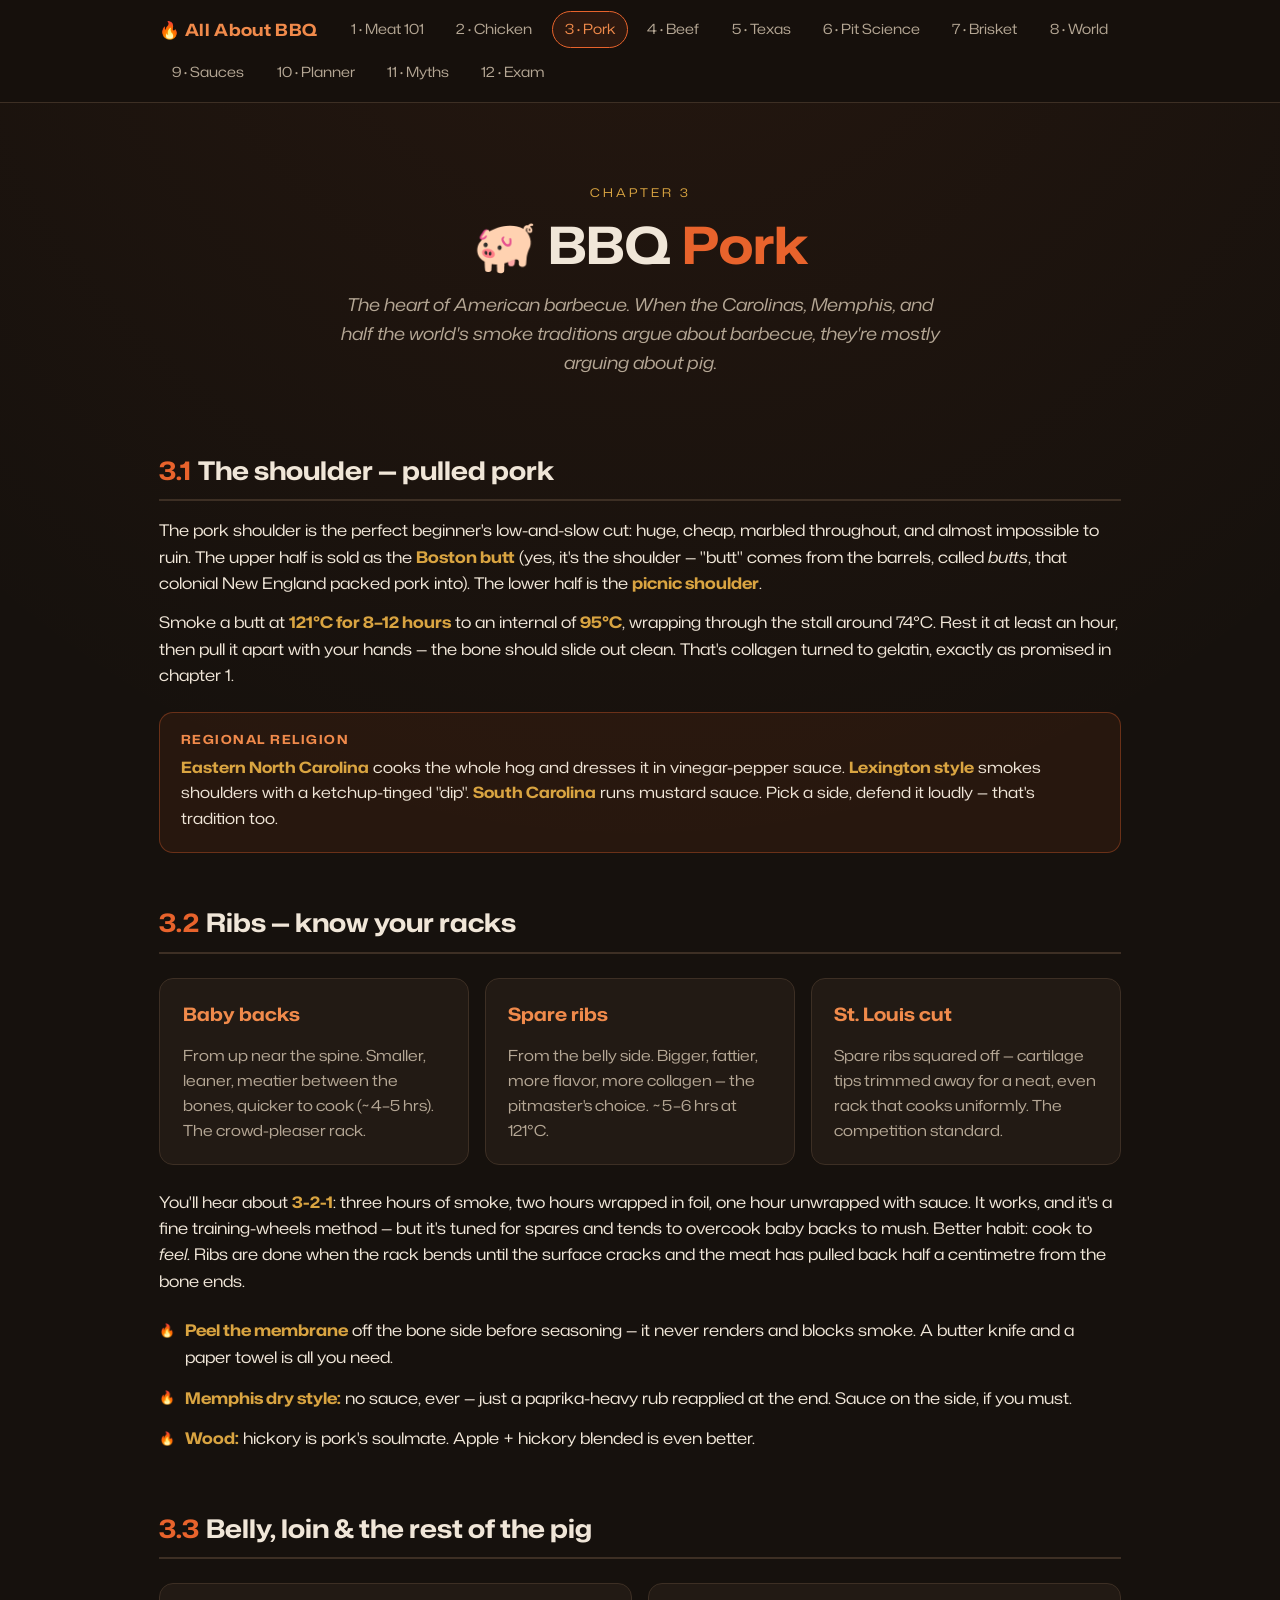
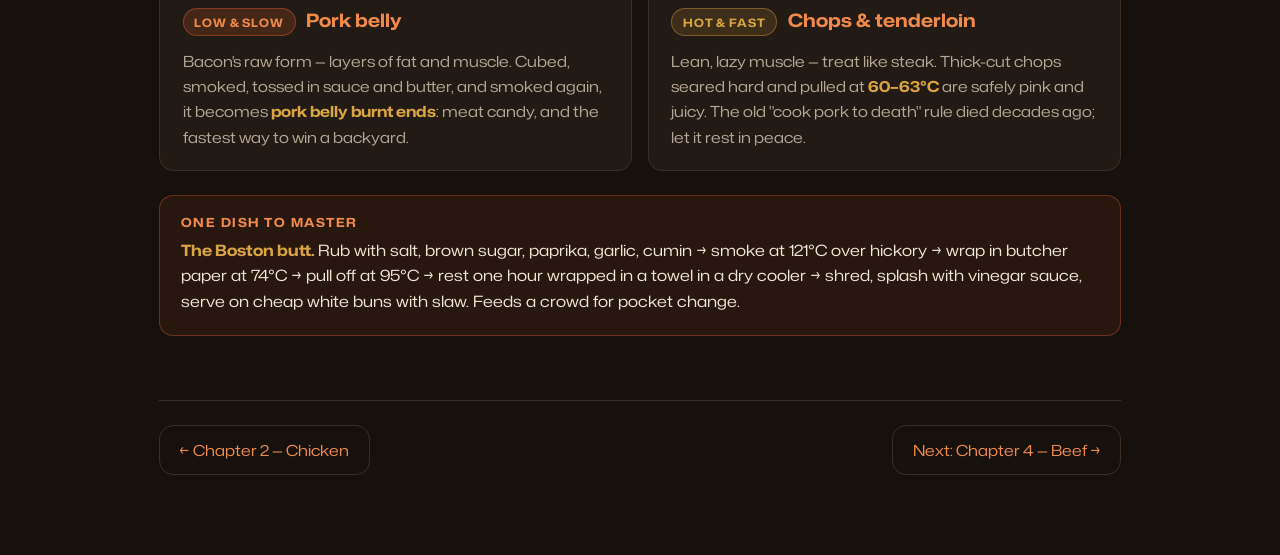
<file: pork.html>
<!DOCTYPE html>
<html lang="en">
<head>
<meta charset="UTF-8">
<meta name="viewport" content="width=device-width, initial-scale=1.0">
<title>All About BBQ — Chapter 3: Pork</title>
<link rel="preconnect" href="https://fonts.googleapis.com">
<link rel="preconnect" href="https://fonts.gstatic.com" crossorigin>
<link href="https://fonts.googleapis.com/css2?family=Mona+Sans:ital,wdth,wght@0,75..125,200..900;1,75..125,200..900&display=swap" rel="stylesheet">
<link rel="stylesheet" href="css/style.css">
</head>
<body>

<nav class="nav"></nav>

<div class="wrap">

  <header class="hero">
    <div class="kicker">Chapter 3</div>
    <h1>🐖 BBQ <span class="flame">Pork</span></h1>
    <p class="lede">The heart of American barbecue. When the Carolinas, Memphis, and half the world's smoke traditions argue about barbecue, they're mostly arguing about pig.</p>
  </header>

  <h2><span class="num">3.1</span>The shoulder — pulled pork</h2>
  <p>The pork shoulder is the perfect beginner's low-and-slow cut: huge, cheap, marbled throughout, and almost impossible to ruin. The upper half is sold as the <strong>Boston butt</strong> (yes, it's the shoulder — "butt" comes from the barrels, called <em>butts</em>, that colonial New England packed pork into). The lower half is the <strong>picnic shoulder</strong>.</p>
  <p>Smoke a butt at <strong>121°C for 8–12 hours</strong> to an internal of <strong>95°C</strong>, wrapping through the stall around 74°C. Rest it at least an hour, then pull it apart with your hands — the bone should slide out clean. That's collagen turned to gelatin, exactly as promised in chapter 1.</p>

  <div class="callout">
    <span class="label">Regional religion</span>
    <p><strong>Eastern North Carolina</strong> cooks the whole hog and dresses it in vinegar-pepper sauce. <strong>Lexington style</strong> smokes shoulders with a ketchup-tinged "dip". <strong>South Carolina</strong> runs mustard sauce. Pick a side, defend it loudly — that's tradition too.</p>
  </div>

  <h2><span class="num">3.2</span>Ribs — know your racks</h2>
  <div class="grid cols-3">
    <div class="card">
      <h3>Baby backs</h3>
      <p>From up near the spine. Smaller, leaner, meatier between the bones, quicker to cook (~4–5 hrs). The crowd-pleaser rack.</p>
    </div>
    <div class="card">
      <h3>Spare ribs</h3>
      <p>From the belly side. Bigger, fattier, more flavor, more collagen — the pitmaster's choice. ~5–6 hrs at 121°C.</p>
    </div>
    <div class="card">
      <h3>St. Louis cut</h3>
      <p>Spare ribs squared off — cartilage tips trimmed away for a neat, even rack that cooks uniformly. The competition standard.</p>
    </div>
  </div>

  <p>You'll hear about <strong>3-2-1</strong>: three hours of smoke, two hours wrapped in foil, one hour unwrapped with sauce. It works, and it's a fine training-wheels method — but it's tuned for spares and tends to overcook baby backs to mush. Better habit: cook to <em>feel</em>. Ribs are done when the rack bends until the surface cracks and the meat has pulled back half a centimetre from the bone ends.</p>

  <ul class="clean">
    <li><strong>Peel the membrane</strong> off the bone side before seasoning — it never renders and blocks smoke. A butter knife and a paper towel is all you need.</li>
    <li><strong>Memphis dry style:</strong> no sauce, ever — just a paprika-heavy rub reapplied at the end. Sauce on the side, if you must.</li>
    <li><strong>Wood:</strong> hickory is pork's soulmate. Apple + hickory blended is even better.</li>
  </ul>

  <h2><span class="num">3.3</span>Belly, loin &amp; the rest of the pig</h2>
  <div class="grid cols-2">
    <div class="card">
      <h3><span class="badge slow">Low &amp; slow</span> Pork belly</h3>
      <p>Bacon's raw form — layers of fat and muscle. Cubed, smoked, tossed in sauce and butter, and smoked again, it becomes <strong>pork belly burnt ends</strong>: meat candy, and the fastest way to win a backyard.</p>
    </div>
    <div class="card">
      <h3><span class="badge fast">Hot &amp; fast</span> Chops &amp; tenderloin</h3>
      <p>Lean, lazy muscle — treat like steak. Thick-cut chops seared hard and pulled at <strong>60–63°C</strong> are safely pink and juicy. The old "cook pork to death" rule died decades ago; let it rest in peace.</p>
    </div>
  </div>

  <div class="callout">
    <span class="label">One dish to master</span>
    <p><strong>The Boston butt.</strong> Rub with salt, brown sugar, paprika, garlic, cumin → smoke at 121°C over hickory → wrap in butcher paper at 74°C → pull off at 95°C → rest one hour wrapped in a towel in a dry cooler → shred, splash with vinegar sauce, serve on cheap white buns with slaw. Feeds a crowd for pocket change.</p>
  </div>

  <div class="chapter-nav"></div>

</div>
<script src="js/nav.js"></script>
</body>
</html>
</file>
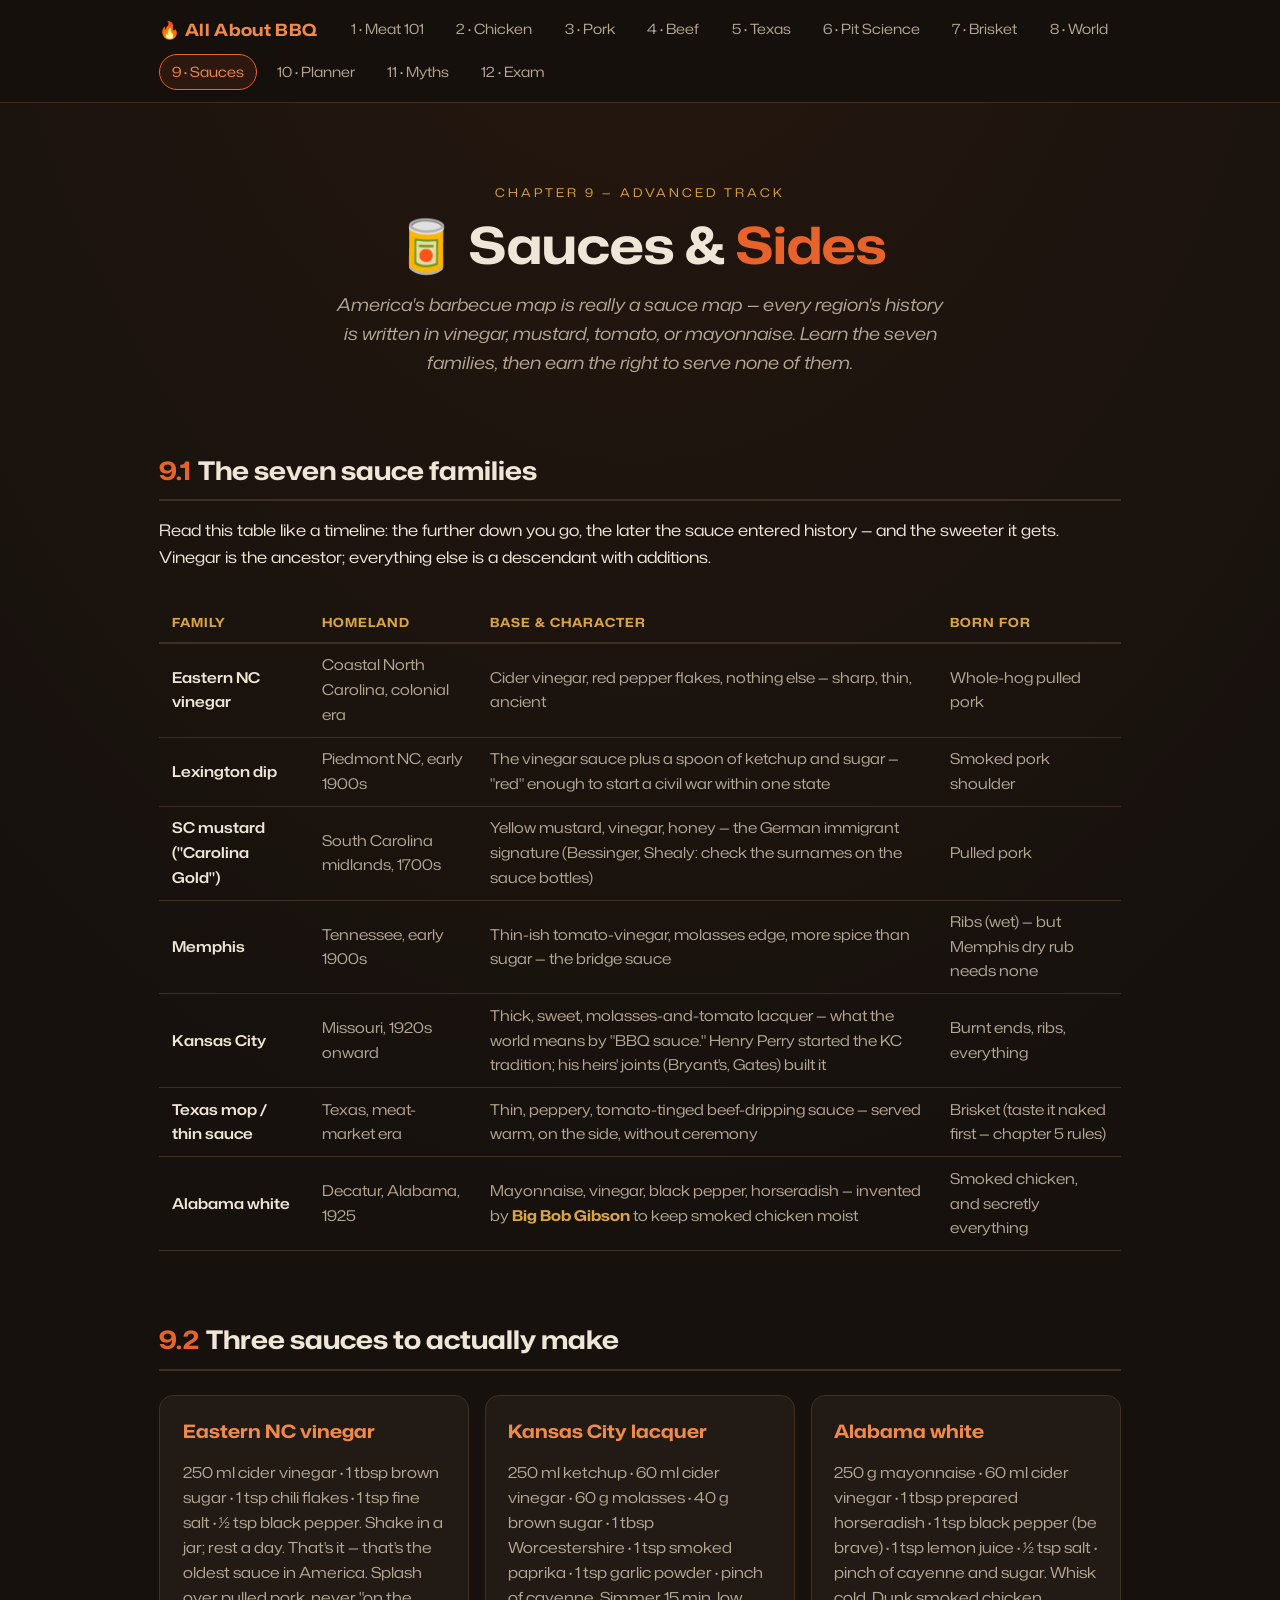
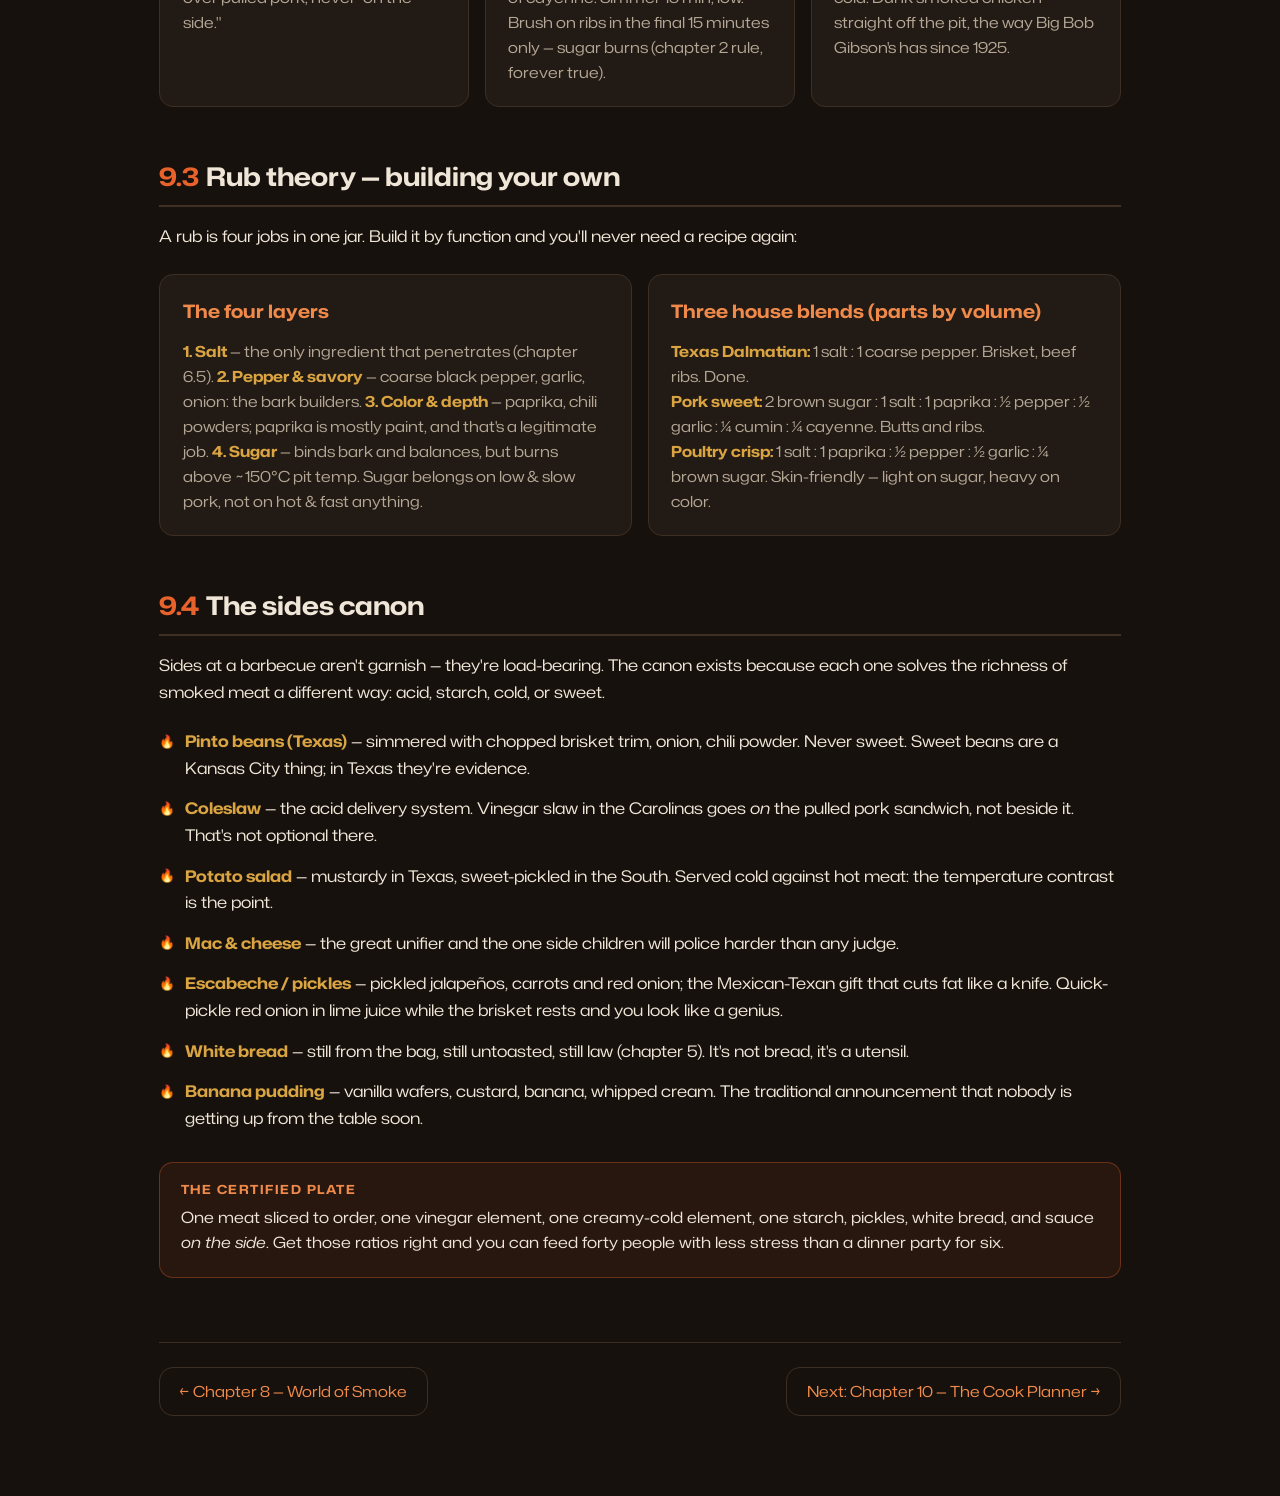
<file: sauces.html>
<!DOCTYPE html>
<html lang="en">
<head>
<meta charset="UTF-8">
<meta name="viewport" content="width=device-width, initial-scale=1.0">
<title>All About BBQ — Chapter 9: Sauces &amp; Sides</title>
<link rel="preconnect" href="https://fonts.googleapis.com">
<link rel="preconnect" href="https://fonts.gstatic.com" crossorigin>
<link href="https://fonts.googleapis.com/css2?family=Mona+Sans:ital,wdth,wght@0,75..125,200..900;1,75..125,200..900&display=swap" rel="stylesheet">
<link rel="stylesheet" href="css/style.css">
</head>
<body>

<nav class="nav"></nav>

<div class="wrap">

  <header class="hero">
    <div class="kicker">Chapter 9 — Advanced Track</div>
    <h1>🥫 Sauces &amp; <span class="flame">Sides</span></h1>
    <p class="lede">America's barbecue map is really a sauce map — every region's history is written in vinegar, mustard, tomato, or mayonnaise. Learn the seven families, then earn the right to serve none of them.</p>
  </header>

  <h2><span class="num">9.1</span>The seven sauce families</h2>
  <p>Read this table like a timeline: the further down you go, the later the sauce entered history — and the sweeter it gets. Vinegar is the ancestor; everything else is a descendant with additions.</p>

  <div class="table-scroll">
    <table>
      <thead><tr><th>Family</th><th>Homeland</th><th>Base &amp; character</th><th>Born for</th></tr></thead>
      <tbody>
        <tr><td>Eastern NC vinegar</td><td>Coastal North Carolina, colonial era</td><td>Cider vinegar, red pepper flakes, nothing else — sharp, thin, ancient</td><td>Whole-hog pulled pork</td></tr>
        <tr><td>Lexington dip</td><td>Piedmont NC, early 1900s</td><td>The vinegar sauce plus a spoon of ketchup and sugar — "red" enough to start a civil war within one state</td><td>Smoked pork shoulder</td></tr>
        <tr><td>SC mustard ("Carolina Gold")</td><td>South Carolina midlands, 1700s</td><td>Yellow mustard, vinegar, honey — the German immigrant signature (Bessinger, Shealy: check the surnames on the sauce bottles)</td><td>Pulled pork</td></tr>
        <tr><td>Memphis</td><td>Tennessee, early 1900s</td><td>Thin-ish tomato-vinegar, molasses edge, more spice than sugar — the bridge sauce</td><td>Ribs (wet) — but Memphis dry rub needs none</td></tr>
        <tr><td>Kansas City</td><td>Missouri, 1920s onward</td><td>Thick, sweet, molasses-and-tomato lacquer — what the world means by "BBQ sauce." Henry Perry started the KC tradition; his heirs' joints (Bryant's, Gates) built it</td><td>Burnt ends, ribs, everything</td></tr>
        <tr><td>Texas mop / thin sauce</td><td>Texas, meat-market era</td><td>Thin, peppery, tomato-tinged beef-dripping sauce — served warm, on the side, without ceremony</td><td>Brisket (taste it naked first — chapter 5 rules)</td></tr>
        <tr><td>Alabama white</td><td>Decatur, Alabama, 1925</td><td>Mayonnaise, vinegar, black pepper, horseradish — invented by <strong>Big Bob Gibson</strong> to keep smoked chicken moist</td><td>Smoked chicken, and secretly everything</td></tr>
      </tbody>
    </table>
  </div>

  <h2><span class="num">9.2</span>Three sauces to actually make</h2>
  <div class="grid cols-3">
    <div class="card">
      <h3>Eastern NC vinegar</h3>
      <p>250 ml cider vinegar · 1 tbsp brown sugar · 1 tsp chili flakes · 1 tsp fine salt · ½ tsp black pepper. Shake in a jar; rest a day. That's it — that's the oldest sauce in America. Splash over pulled pork, never "on the side."</p>
    </div>
    <div class="card">
      <h3>Kansas City lacquer</h3>
      <p>250 ml ketchup · 60 ml cider vinegar · 60 g molasses · 40 g brown sugar · 1 tbsp Worcestershire · 1 tsp smoked paprika · 1 tsp garlic powder · pinch of cayenne. Simmer 15 min, low. Brush on ribs in the final 15 minutes only — sugar burns (chapter 2 rule, forever true).</p>
    </div>
    <div class="card">
      <h3>Alabama white</h3>
      <p>250 g mayonnaise · 60 ml cider vinegar · 1 tbsp prepared horseradish · 1 tsp black pepper (be brave) · 1 tsp lemon juice · ½ tsp salt · pinch of cayenne and sugar. Whisk cold. Dunk smoked chicken straight off the pit, the way Big Bob Gibson's has since 1925.</p>
    </div>
  </div>

  <h2><span class="num">9.3</span>Rub theory — building your own</h2>
  <p>A rub is four jobs in one jar. Build it by function and you'll never need a recipe again:</p>
  <div class="grid cols-2">
    <div class="card">
      <h3>The four layers</h3>
      <p><strong>1. Salt</strong> — the only ingredient that penetrates (chapter 6.5). <strong>2. Pepper &amp; savory</strong> — coarse black pepper, garlic, onion: the bark builders. <strong>3. Color &amp; depth</strong> — paprika, chili powders; paprika is mostly paint, and that's a legitimate job. <strong>4. Sugar</strong> — binds bark and balances, but burns above ~150°C pit temp. Sugar belongs on low &amp; slow pork, not on hot &amp; fast anything.</p>
    </div>
    <div class="card">
      <h3>Three house blends (parts by volume)</h3>
      <p><strong>Texas Dalmatian:</strong> 1 salt : 1 coarse pepper. Brisket, beef ribs. Done.<br>
      <strong>Pork sweet:</strong> 2 brown sugar : 1 salt : 1 paprika : ½ pepper : ½ garlic : ¼ cumin : ¼ cayenne. Butts and ribs.<br>
      <strong>Poultry crisp:</strong> 1 salt : 1 paprika : ½ pepper : ½ garlic : ¼ brown sugar. Skin-friendly — light on sugar, heavy on color.</p>
    </div>
  </div>

  <h2><span class="num">9.4</span>The sides canon</h2>
  <p>Sides at a barbecue aren't garnish — they're load-bearing. The canon exists because each one solves the richness of smoked meat a different way: acid, starch, cold, or sweet.</p>
  <ul class="clean">
    <li><strong>Pinto beans (Texas)</strong> — simmered with chopped brisket trim, onion, chili powder. Never sweet. Sweet beans are a Kansas City thing; in Texas they're evidence.</li>
    <li><strong>Coleslaw</strong> — the acid delivery system. Vinegar slaw in the Carolinas goes <em>on</em> the pulled pork sandwich, not beside it. That's not optional there.</li>
    <li><strong>Potato salad</strong> — mustardy in Texas, sweet-pickled in the South. Served cold against hot meat: the temperature contrast is the point.</li>
    <li><strong>Mac &amp; cheese</strong> — the great unifier and the one side children will police harder than any judge.</li>
    <li><strong>Escabeche / pickles</strong> — pickled jalapeños, carrots and red onion; the Mexican-Texan gift that cuts fat like a knife. Quick-pickle red onion in lime juice while the brisket rests and you look like a genius.</li>
    <li><strong>White bread</strong> — still from the bag, still untoasted, still law (chapter 5). It's not bread, it's a utensil.</li>
    <li><strong>Banana pudding</strong> — vanilla wafers, custard, banana, whipped cream. The traditional announcement that nobody is getting up from the table soon.</li>
  </ul>

  <div class="callout">
    <span class="label">The certified plate</span>
    <p>One meat sliced to order, one vinegar element, one creamy-cold element, one starch, pickles, white bread, and sauce <em>on the side</em>. Get those ratios right and you can feed forty people with less stress than a dinner party for six.</p>
  </div>

  <div class="chapter-nav"></div>

</div>
<script src="js/nav.js"></script>
</body>
</html>
</file>
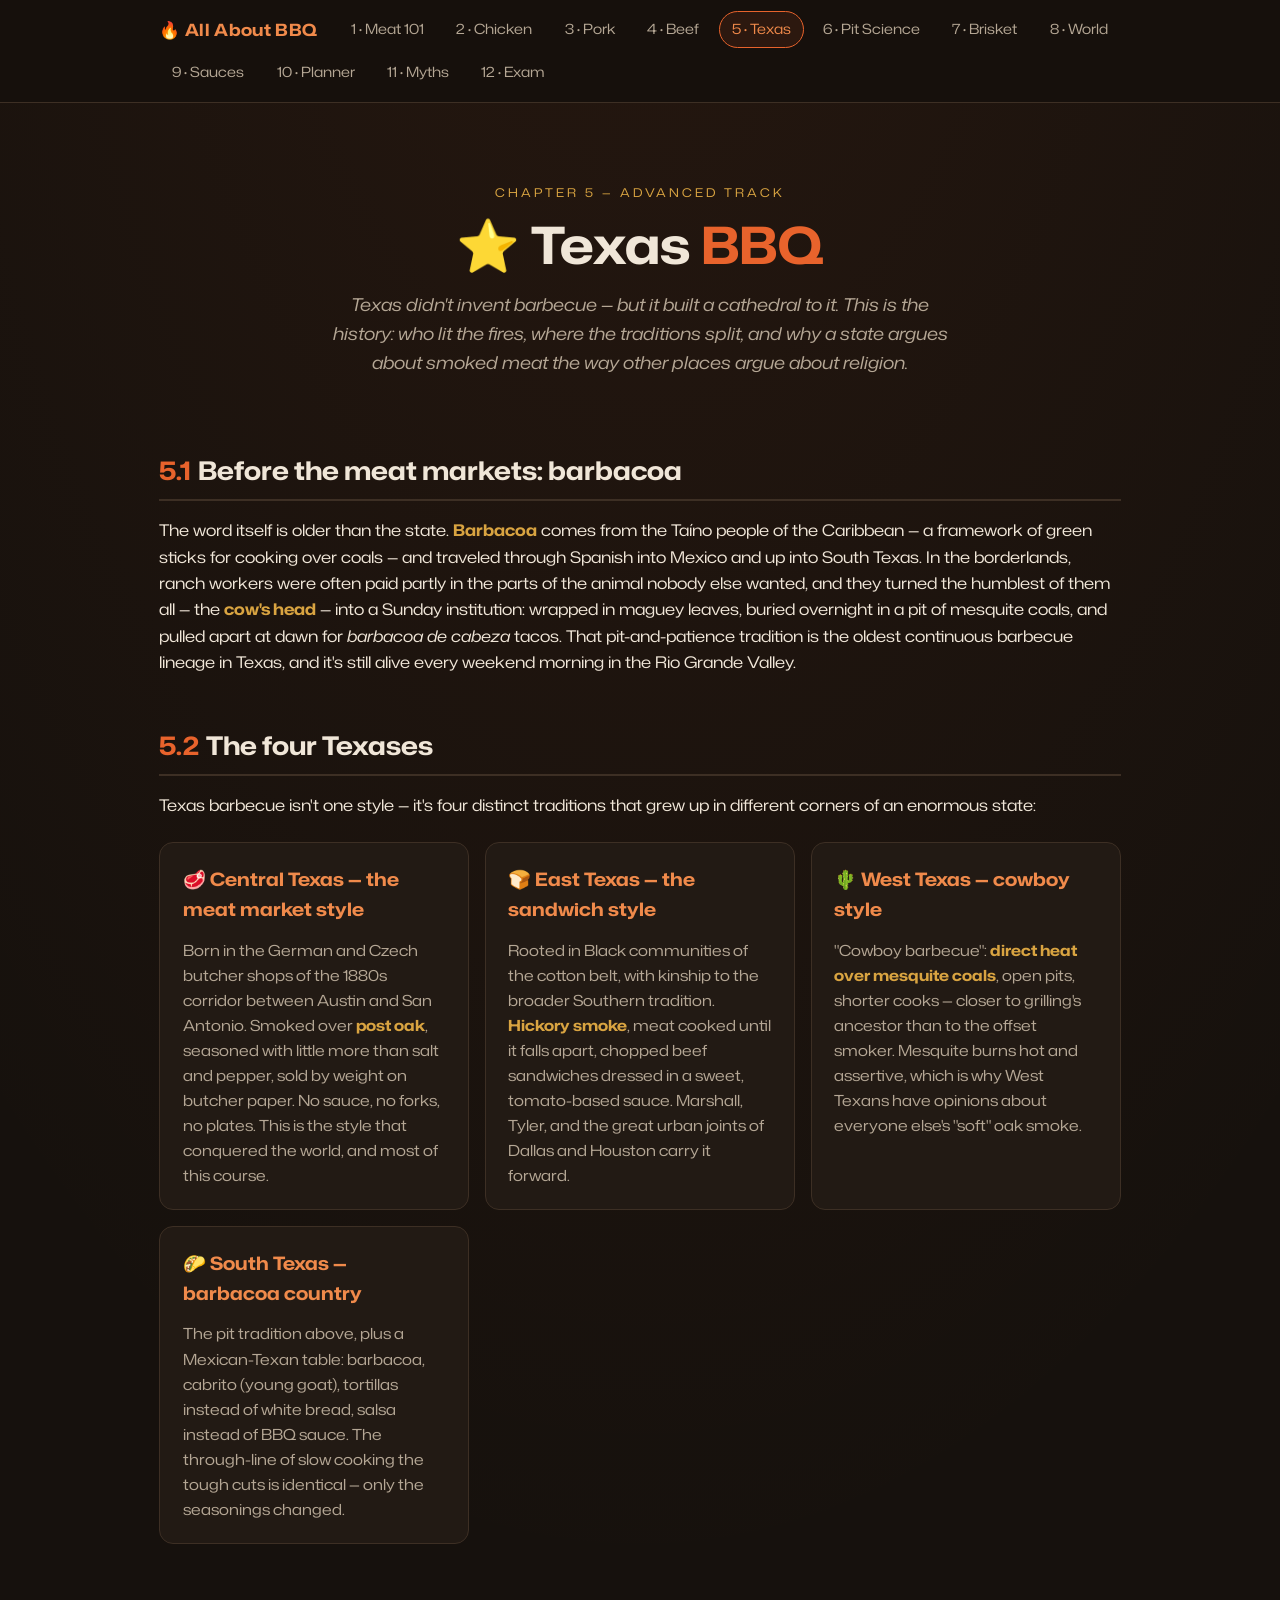
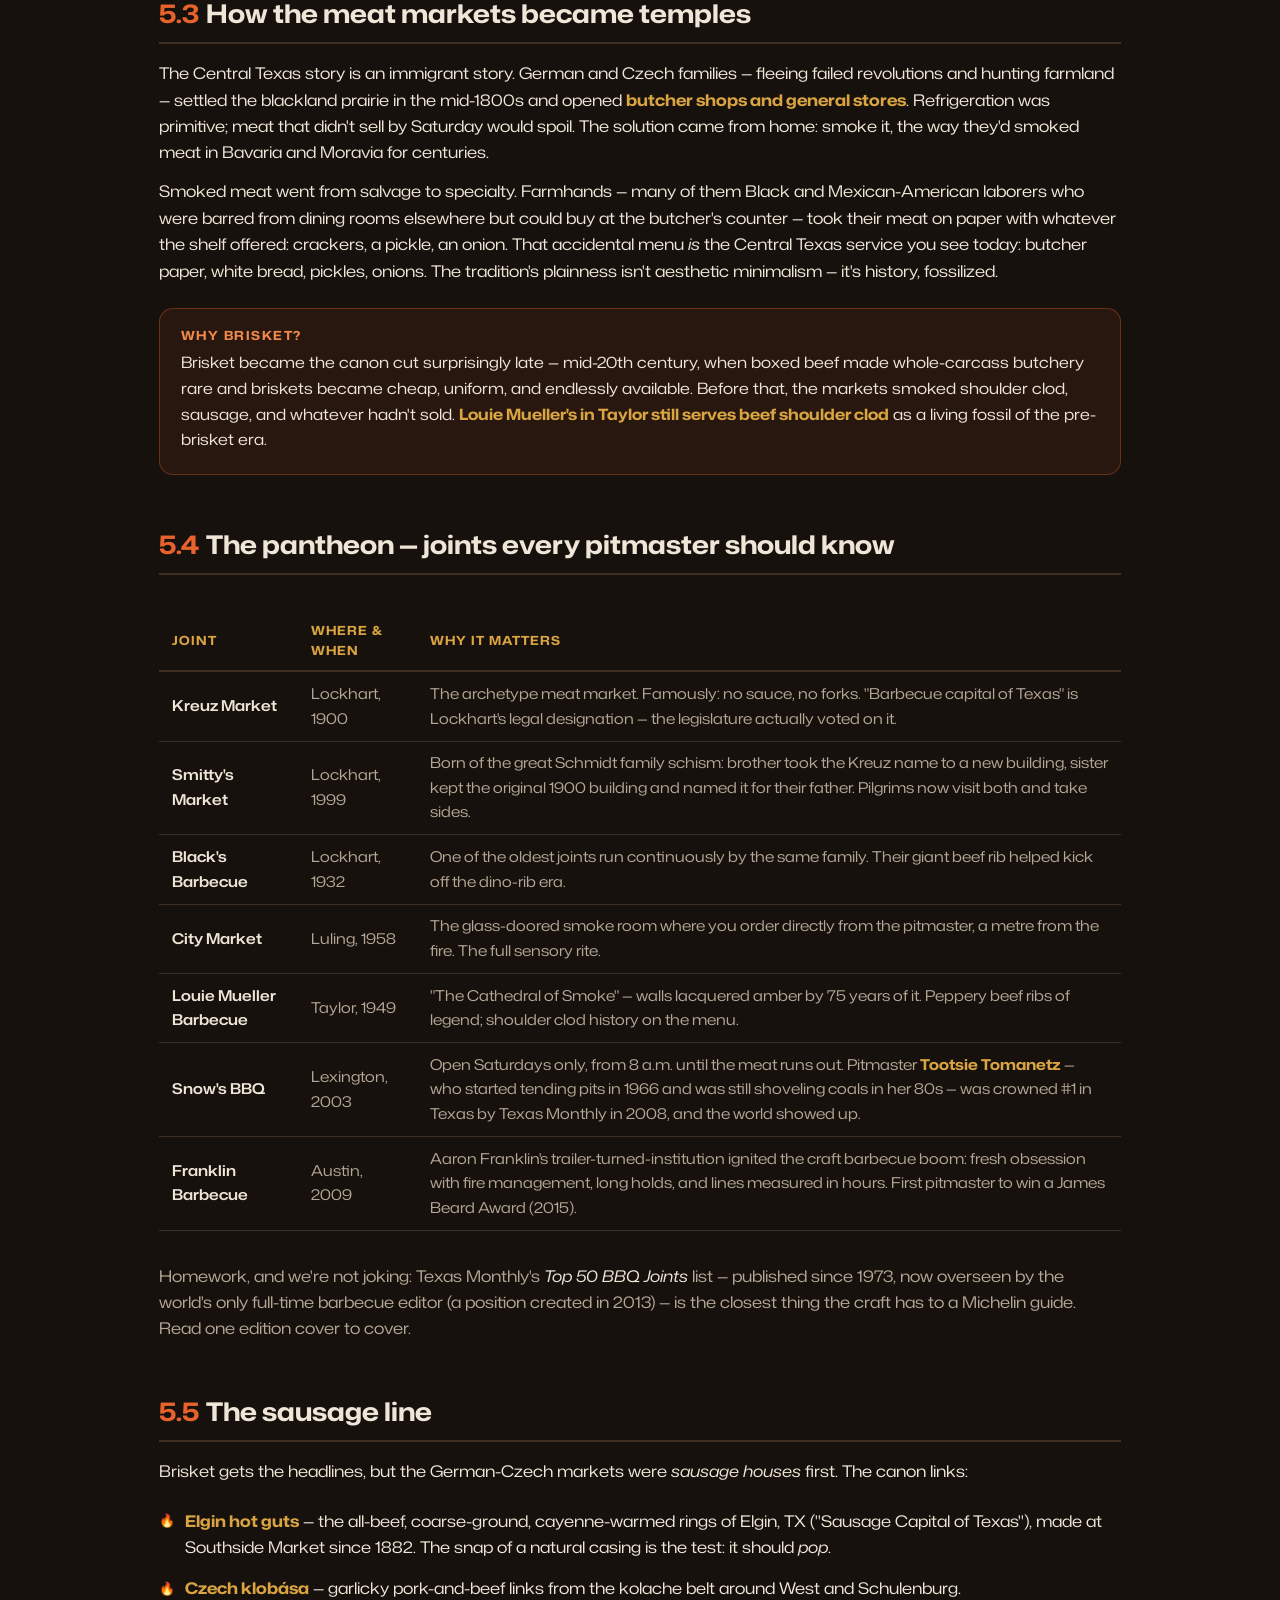
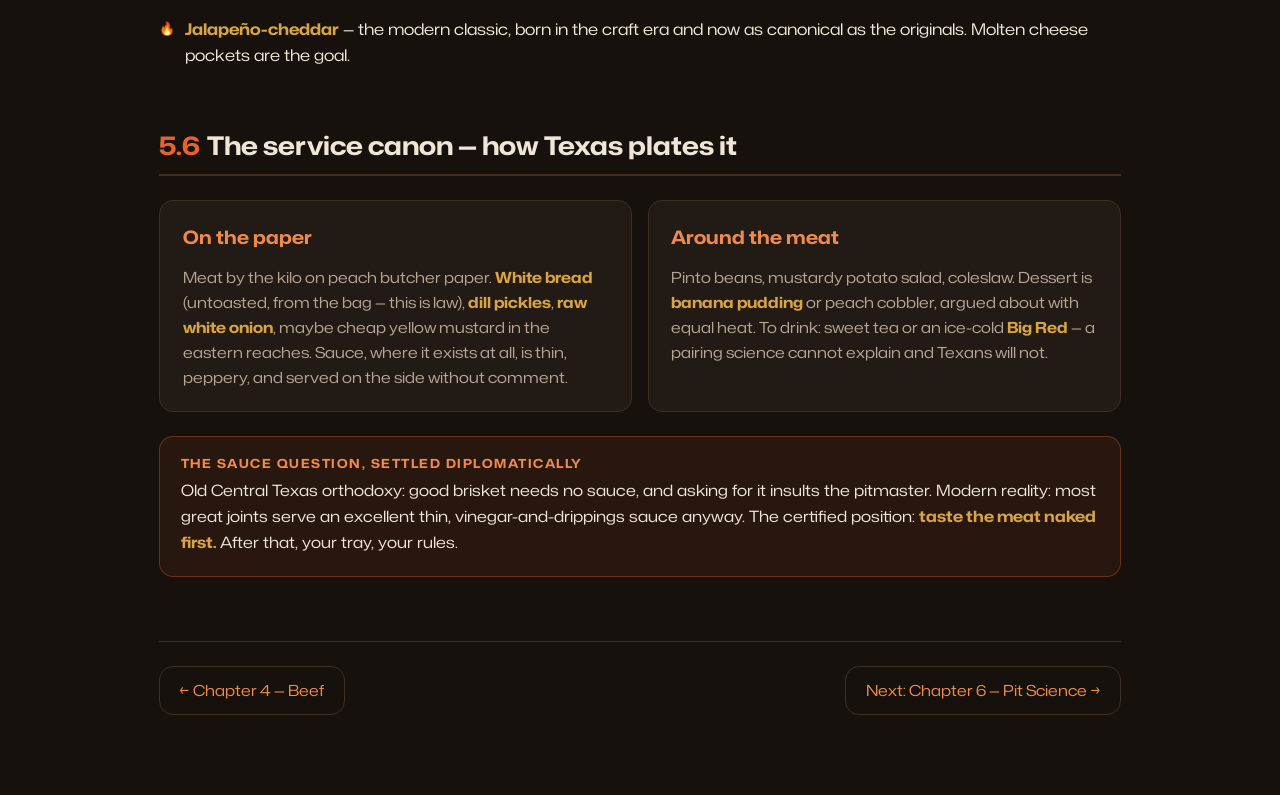
<file: texas.html>
<!DOCTYPE html>
<html lang="en">
<head>
<meta charset="UTF-8">
<meta name="viewport" content="width=device-width, initial-scale=1.0">
<title>All About BBQ — Chapter 5: Texas BBQ</title>
<link rel="preconnect" href="https://fonts.googleapis.com">
<link rel="preconnect" href="https://fonts.gstatic.com" crossorigin>
<link href="https://fonts.googleapis.com/css2?family=Mona+Sans:ital,wdth,wght@0,75..125,200..900;1,75..125,200..900&display=swap" rel="stylesheet">
<link rel="stylesheet" href="css/style.css">
</head>
<body>

<nav class="nav"></nav>

<div class="wrap">

  <header class="hero">
    <div class="kicker">Chapter 5 — Advanced Track</div>
    <h1>⭐ Texas <span class="flame">BBQ</span></h1>
    <p class="lede">Texas didn't invent barbecue — but it built a cathedral to it. This is the history: who lit the fires, where the traditions split, and why a state argues about smoked meat the way other places argue about religion.</p>
  </header>

  <h2><span class="num">5.1</span>Before the meat markets: barbacoa</h2>
  <p>The word itself is older than the state. <strong>Barbacoa</strong> comes from the Taíno people of the Caribbean — a framework of green sticks for cooking over coals — and traveled through Spanish into Mexico and up into South Texas. In the borderlands, ranch workers were often paid partly in the parts of the animal nobody else wanted, and they turned the humblest of them all — the <strong>cow's head</strong> — into a Sunday institution: wrapped in maguey leaves, buried overnight in a pit of mesquite coals, and pulled apart at dawn for <em>barbacoa de cabeza</em> tacos. That pit-and-patience tradition is the oldest continuous barbecue lineage in Texas, and it's still alive every weekend morning in the Rio Grande Valley.</p>

  <h2><span class="num">5.2</span>The four Texases</h2>
  <p>Texas barbecue isn't one style — it's four distinct traditions that grew up in different corners of an enormous state:</p>

  <div class="grid cols-2">
    <div class="card">
      <h3>🥩 Central Texas — the meat market style</h3>
      <p>Born in the German and Czech butcher shops of the 1880s corridor between Austin and San Antonio. Smoked over <strong>post oak</strong>, seasoned with little more than salt and pepper, sold by weight on butcher paper. No sauce, no forks, no plates. This is the style that conquered the world, and most of this course.</p>
    </div>
    <div class="card">
      <h3>🍞 East Texas — the sandwich style</h3>
      <p>Rooted in Black communities of the cotton belt, with kinship to the broader Southern tradition. <strong>Hickory smoke</strong>, meat cooked until it falls apart, chopped beef sandwiches dressed in a sweet, tomato-based sauce. Marshall, Tyler, and the great urban joints of Dallas and Houston carry it forward.</p>
    </div>
    <div class="card">
      <h3>🌵 West Texas — cowboy style</h3>
      <p>"Cowboy barbecue": <strong>direct heat over mesquite coals</strong>, open pits, shorter cooks — closer to grilling's ancestor than to the offset smoker. Mesquite burns hot and assertive, which is why West Texans have opinions about everyone else's "soft" oak smoke.</p>
    </div>
    <div class="card">
      <h3>🌮 South Texas — barbacoa country</h3>
      <p>The pit tradition above, plus a Mexican-Texan table: barbacoa, cabrito (young goat), tortillas instead of white bread, salsa instead of BBQ sauce. The through-line of slow cooking the tough cuts is identical — only the seasonings changed.</p>
    </div>
  </div>

  <h2><span class="num">5.3</span>How the meat markets became temples</h2>
  <p>The Central Texas story is an immigrant story. German and Czech families — fleeing failed revolutions and hunting farmland — settled the blackland prairie in the mid-1800s and opened <strong>butcher shops and general stores</strong>. Refrigeration was primitive; meat that didn't sell by Saturday would spoil. The solution came from home: smoke it, the way they'd smoked meat in Bavaria and Moravia for centuries.</p>
  <p>Smoked meat went from salvage to specialty. Farmhands — many of them Black and Mexican-American laborers who were barred from dining rooms elsewhere but could buy at the butcher's counter — took their meat on paper with whatever the shelf offered: crackers, a pickle, an onion. That accidental menu <em>is</em> the Central Texas service you see today: butcher paper, white bread, pickles, onions. The tradition's plainness isn't aesthetic minimalism — it's history, fossilized.</p>

  <div class="callout">
    <span class="label">Why brisket?</span>
    <p>Brisket became the canon cut surprisingly late — mid-20th century, when boxed beef made whole-carcass butchery rare and briskets became cheap, uniform, and endlessly available. Before that, the markets smoked shoulder clod, sausage, and whatever hadn't sold. <strong>Louie Mueller's in Taylor still serves beef shoulder clod</strong> as a living fossil of the pre-brisket era.</p>
  </div>

  <h2><span class="num">5.4</span>The pantheon — joints every pitmaster should know</h2>
  <div class="table-scroll">
    <table>
      <thead><tr><th>Joint</th><th>Where &amp; when</th><th>Why it matters</th></tr></thead>
      <tbody>
        <tr><td>Kreuz Market</td><td>Lockhart, 1900</td><td>The archetype meat market. Famously: no sauce, no forks. "Barbecue capital of Texas" is Lockhart's legal designation — the legislature actually voted on it.</td></tr>
        <tr><td>Smitty's Market</td><td>Lockhart, 1999</td><td>Born of the great Schmidt family schism: brother took the Kreuz name to a new building, sister kept the original 1900 building and named it for their father. Pilgrims now visit both and take sides.</td></tr>
        <tr><td>Black's Barbecue</td><td>Lockhart, 1932</td><td>One of the oldest joints run continuously by the same family. Their giant beef rib helped kick off the dino-rib era.</td></tr>
        <tr><td>City Market</td><td>Luling, 1958</td><td>The glass-doored smoke room where you order directly from the pitmaster, a metre from the fire. The full sensory rite.</td></tr>
        <tr><td>Louie Mueller Barbecue</td><td>Taylor, 1949</td><td>"The Cathedral of Smoke" — walls lacquered amber by 75 years of it. Peppery beef ribs of legend; shoulder clod history on the menu.</td></tr>
        <tr><td>Snow's BBQ</td><td>Lexington, 2003</td><td>Open Saturdays only, from 8 a.m. until the meat runs out. Pitmaster <strong>Tootsie Tomanetz</strong> — who started tending pits in 1966 and was still shoveling coals in her 80s — was crowned #1 in Texas by Texas Monthly in 2008, and the world showed up.</td></tr>
        <tr><td>Franklin Barbecue</td><td>Austin, 2009</td><td>Aaron Franklin's trailer-turned-institution ignited the craft barbecue boom: fresh obsession with fire management, long holds, and lines measured in hours. First pitmaster to win a James Beard Award (2015).</td></tr>
      </tbody>
    </table>
  </div>

  <p class="dim">Homework, and we're not joking: Texas Monthly's <em>Top 50 BBQ Joints</em> list — published since 1973, now overseen by the world's only full-time barbecue editor (a position created in 2013) — is the closest thing the craft has to a Michelin guide. Read one edition cover to cover.</p>

  <h2><span class="num">5.5</span>The sausage line</h2>
  <p>Brisket gets the headlines, but the German-Czech markets were <em>sausage houses</em> first. The canon links:</p>
  <ul class="clean">
    <li><strong>Elgin hot guts</strong> — the all-beef, coarse-ground, cayenne-warmed rings of Elgin, TX ("Sausage Capital of Texas"), made at Southside Market since 1882. The snap of a natural casing is the test: it should <em>pop</em>.</li>
    <li><strong>Czech klobása</strong> — garlicky pork-and-beef links from the kolache belt around West and Schulenburg.</li>
    <li><strong>Jalapeño-cheddar</strong> — the modern classic, born in the craft era and now as canonical as the originals. Molten cheese pockets are the goal.</li>
  </ul>

  <h2><span class="num">5.6</span>The service canon — how Texas plates it</h2>
  <div class="grid cols-2">
    <div class="card">
      <h3>On the paper</h3>
      <p>Meat by the kilo on peach butcher paper. <strong>White bread</strong> (untoasted, from the bag — this is law), <strong>dill pickles</strong>, <strong>raw white onion</strong>, maybe cheap yellow mustard in the eastern reaches. Sauce, where it exists at all, is thin, peppery, and served on the side without comment.</p>
    </div>
    <div class="card">
      <h3>Around the meat</h3>
      <p>Pinto beans, mustardy potato salad, coleslaw. Dessert is <strong>banana pudding</strong> or peach cobbler, argued about with equal heat. To drink: sweet tea or an ice-cold <strong>Big Red</strong> — a pairing science cannot explain and Texans will not.</p>
    </div>
  </div>

  <div class="callout">
    <span class="label">The sauce question, settled diplomatically</span>
    <p>Old Central Texas orthodoxy: good brisket needs no sauce, and asking for it insults the pitmaster. Modern reality: most great joints serve an excellent thin, vinegar-and-drippings sauce anyway. The certified position: <strong>taste the meat naked first.</strong> After that, your tray, your rules.</p>
  </div>

  <div class="chapter-nav"></div>

</div>
<script src="js/nav.js"></script>
</body>
</html>
</file>
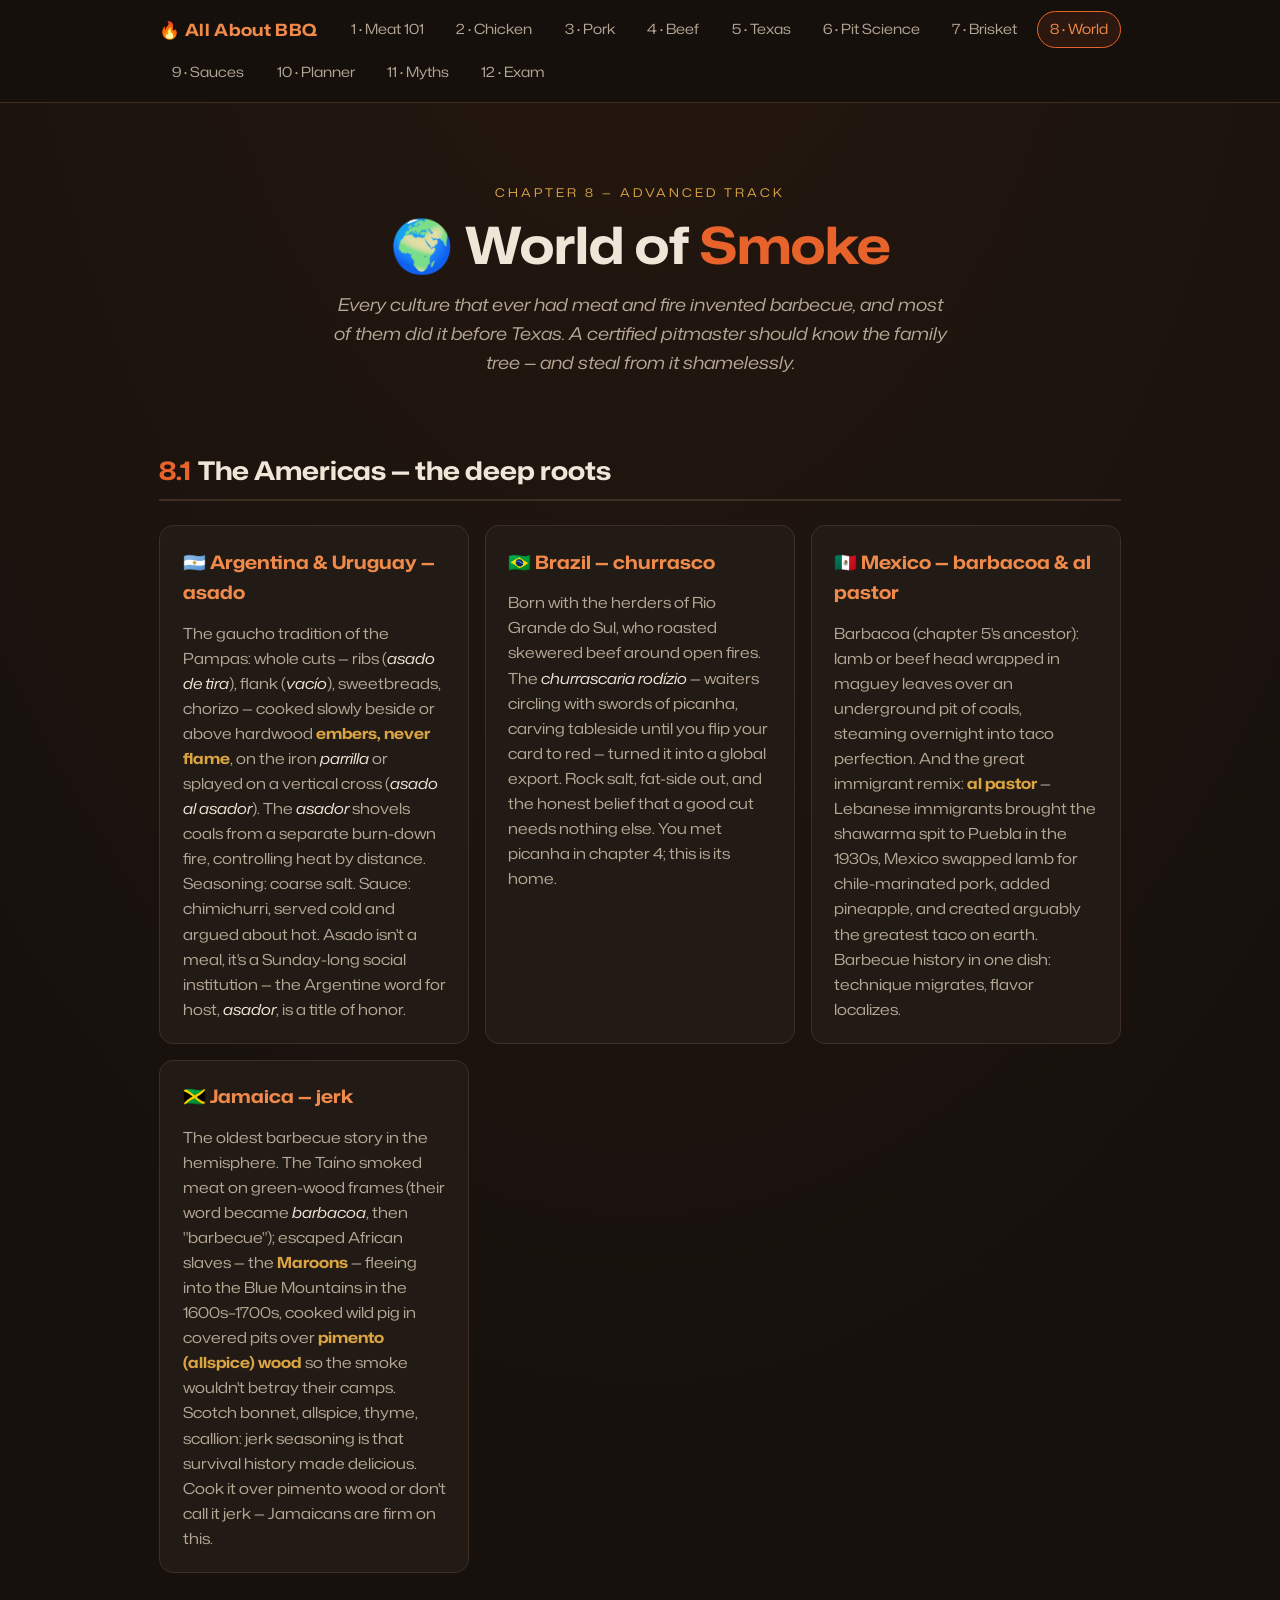
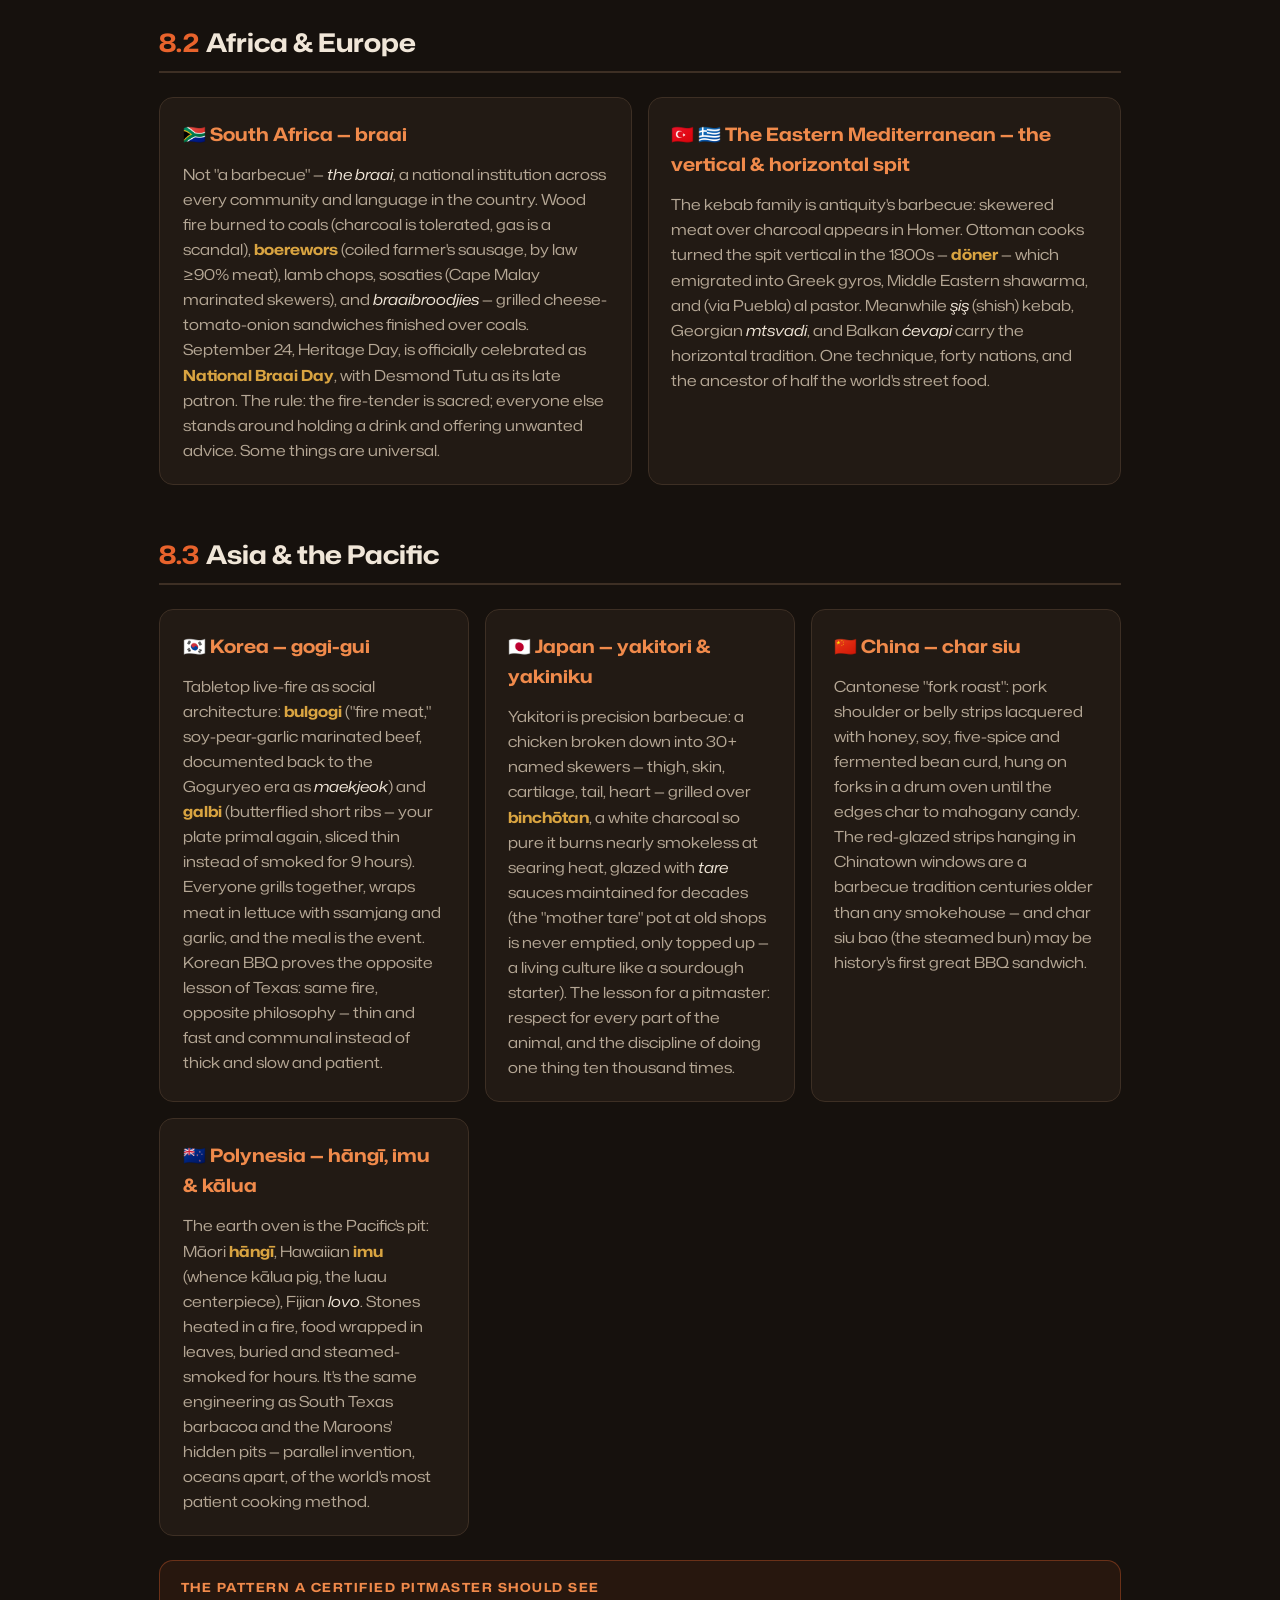
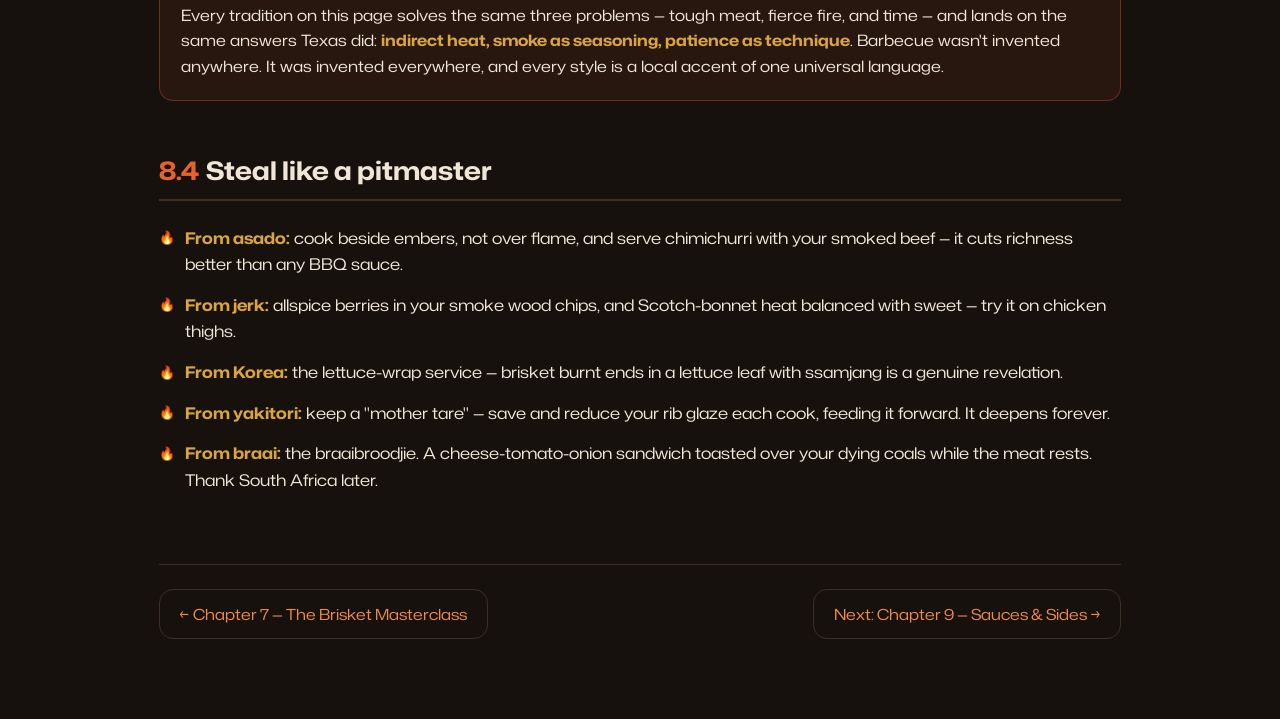
<file: world.html>
<!DOCTYPE html>
<html lang="en">
<head>
<meta charset="UTF-8">
<meta name="viewport" content="width=device-width, initial-scale=1.0">
<title>All About BBQ — Chapter 8: World of Smoke</title>
<link rel="preconnect" href="https://fonts.googleapis.com">
<link rel="preconnect" href="https://fonts.gstatic.com" crossorigin>
<link href="https://fonts.googleapis.com/css2?family=Mona+Sans:ital,wdth,wght@0,75..125,200..900;1,75..125,200..900&display=swap" rel="stylesheet">
<link rel="stylesheet" href="css/style.css">
</head>
<body>

<nav class="nav"></nav>

<div class="wrap">

  <header class="hero">
    <div class="kicker">Chapter 8 — Advanced Track</div>
    <h1>🌍 World of <span class="flame">Smoke</span></h1>
    <p class="lede">Every culture that ever had meat and fire invented barbecue, and most of them did it before Texas. A certified pitmaster should know the family tree — and steal from it shamelessly.</p>
  </header>

  <h2><span class="num">8.1</span>The Americas — the deep roots</h2>

  <div class="grid cols-2">
    <div class="card">
      <h3>🇦🇷 Argentina &amp; Uruguay — asado</h3>
      <p>The gaucho tradition of the Pampas: whole cuts — ribs (<em>asado de tira</em>), flank (<em>vacío</em>), sweetbreads, chorizo — cooked slowly beside or above hardwood <strong>embers, never flame</strong>, on the iron <em>parrilla</em> or splayed on a vertical cross (<em>asado al asador</em>). The <em>asador</em> shovels coals from a separate burn-down fire, controlling heat by distance. Seasoning: coarse salt. Sauce: chimichurri, served cold and argued about hot. Asado isn't a meal, it's a Sunday-long social institution — the Argentine word for host, <em>asador</em>, is a title of honor.</p>
    </div>
    <div class="card">
      <h3>🇧🇷 Brazil — churrasco</h3>
      <p>Born with the herders of Rio Grande do Sul, who roasted skewered beef around open fires. The <em>churrascaria rodízio</em> — waiters circling with swords of picanha, carving tableside until you flip your card to red — turned it into a global export. Rock salt, fat-side out, and the honest belief that a good cut needs nothing else. You met picanha in chapter 4; this is its home.</p>
    </div>
    <div class="card">
      <h3>🇲🇽 Mexico — barbacoa &amp; al pastor</h3>
      <p>Barbacoa (chapter 5's ancestor): lamb or beef head wrapped in maguey leaves over an underground pit of coals, steaming overnight into taco perfection. And the great immigrant remix: <strong>al pastor</strong> — Lebanese immigrants brought the shawarma spit to Puebla in the 1930s, Mexico swapped lamb for chile-marinated pork, added pineapple, and created arguably the greatest taco on earth. Barbecue history in one dish: technique migrates, flavor localizes.</p>
    </div>
    <div class="card">
      <h3>🇯🇲 Jamaica — jerk</h3>
      <p>The oldest barbecue story in the hemisphere. The Taíno smoked meat on green-wood frames (their word became <em>barbacoa</em>, then "barbecue"); escaped African slaves — the <strong>Maroons</strong> — fleeing into the Blue Mountains in the 1600s–1700s, cooked wild pig in covered pits over <strong>pimento (allspice) wood</strong> so the smoke wouldn't betray their camps. Scotch bonnet, allspice, thyme, scallion: jerk seasoning is that survival history made delicious. Cook it over pimento wood or don't call it jerk — Jamaicans are firm on this.</p>
    </div>
  </div>

  <h2><span class="num">8.2</span>Africa &amp; Europe</h2>
  <div class="grid cols-2">
    <div class="card">
      <h3>🇿🇦 South Africa — braai</h3>
      <p>Not "a barbecue" — <em>the braai</em>, a national institution across every community and language in the country. Wood fire burned to coals (charcoal is tolerated, gas is a scandal), <strong>boerewors</strong> (coiled farmer's sausage, by law ≥90% meat), lamb chops, sosaties (Cape Malay marinated skewers), and <em>braaibroodjies</em> — grilled cheese-tomato-onion sandwiches finished over coals. September 24, Heritage Day, is officially celebrated as <strong>National Braai Day</strong>, with Desmond Tutu as its late patron. The rule: the fire-tender is sacred; everyone else stands around holding a drink and offering unwanted advice. Some things are universal.</p>
    </div>
    <div class="card">
      <h3>🇹🇷 🇬🇷 The Eastern Mediterranean — the vertical &amp; horizontal spit</h3>
      <p>The kebab family is antiquity's barbecue: skewered meat over charcoal appears in Homer. Ottoman cooks turned the spit vertical in the 1800s — <strong>döner</strong> — which emigrated into Greek gyros, Middle Eastern shawarma, and (via Puebla) al pastor. Meanwhile <em>şiş</em> (shish) kebab, Georgian <em>mtsvadi</em>, and Balkan <em>ćevapi</em> carry the horizontal tradition. One technique, forty nations, and the ancestor of half the world's street food.</p>
    </div>
  </div>

  <h2><span class="num">8.3</span>Asia &amp; the Pacific</h2>
  <div class="grid cols-2">
    <div class="card">
      <h3>🇰🇷 Korea — gogi-gui</h3>
      <p>Tabletop live-fire as social architecture: <strong>bulgogi</strong> ("fire meat," soy-pear-garlic marinated beef, documented back to the Goguryeo era as <em>maekjeok</em>) and <strong>galbi</strong> (butterflied short ribs — your plate primal again, sliced thin instead of smoked for 9 hours). Everyone grills together, wraps meat in lettuce with ssamjang and garlic, and the meal is the event. Korean BBQ proves the opposite lesson of Texas: same fire, opposite philosophy — thin and fast and communal instead of thick and slow and patient.</p>
    </div>
    <div class="card">
      <h3>🇯🇵 Japan — yakitori &amp; yakiniku</h3>
      <p>Yakitori is precision barbecue: a chicken broken down into 30+ named skewers — thigh, skin, cartilage, tail, heart — grilled over <strong>binchōtan</strong>, a white charcoal so pure it burns nearly smokeless at searing heat, glazed with <em>tare</em> sauces maintained for decades (the "mother tare" pot at old shops is never emptied, only topped up — a living culture like a sourdough starter). The lesson for a pitmaster: respect for every part of the animal, and the discipline of doing one thing ten thousand times.</p>
    </div>
    <div class="card">
      <h3>🇨🇳 China — char siu</h3>
      <p>Cantonese "fork roast": pork shoulder or belly strips lacquered with honey, soy, five-spice and fermented bean curd, hung on forks in a drum oven until the edges char to mahogany candy. The red-glazed strips hanging in Chinatown windows are a barbecue tradition centuries older than any smokehouse — and char siu bao (the steamed bun) may be history's first great BBQ sandwich.</p>
    </div>
    <div class="card">
      <h3>🇳🇿 Polynesia — hāngī, imu &amp; kālua</h3>
      <p>The earth oven is the Pacific's pit: Māori <strong>hāngī</strong>, Hawaiian <strong>imu</strong> (whence kālua pig, the luau centerpiece), Fijian <em>lovo</em>. Stones heated in a fire, food wrapped in leaves, buried and steamed-smoked for hours. It's the same engineering as South Texas barbacoa and the Maroons' hidden pits — parallel invention, oceans apart, of the world's most patient cooking method.</p>
    </div>
  </div>

  <div class="callout">
    <span class="label">The pattern a certified pitmaster should see</span>
    <p>Every tradition on this page solves the same three problems — tough meat, fierce fire, and time — and lands on the same answers Texas did: <strong>indirect heat, smoke as seasoning, patience as technique</strong>. Barbecue wasn't invented anywhere. It was invented everywhere, and every style is a local accent of one universal language.</p>
  </div>

  <h2><span class="num">8.4</span>Steal like a pitmaster</h2>
  <ul class="clean">
    <li><strong>From asado:</strong> cook beside embers, not over flame, and serve chimichurri with your smoked beef — it cuts richness better than any BBQ sauce.</li>
    <li><strong>From jerk:</strong> allspice berries in your smoke wood chips, and Scotch-bonnet heat balanced with sweet — try it on chicken thighs.</li>
    <li><strong>From Korea:</strong> the lettuce-wrap service — brisket burnt ends in a lettuce leaf with ssamjang is a genuine revelation.</li>
    <li><strong>From yakitori:</strong> keep a "mother tare" — save and reduce your rib glaze each cook, feeding it forward. It deepens forever.</li>
    <li><strong>From braai:</strong> the braaibroodjie. A cheese-tomato-onion sandwich toasted over your dying coals while the meat rests. Thank South Africa later.</li>
  </ul>

  <div class="chapter-nav"></div>

</div>
<script src="js/nav.js"></script>
</body>
</html>
</file>
<file: css/style.css>
/* ============ All About BBQ — shared styles ============ */
:root {
  --bg: #16110d;
  --bg-card: #221a14;
  --bg-card-2: #2b2119;
  --line: #3d2f24;
  --text: #f0e6d8;
  --text-dim: #b5a795;
  --ember: #e8632c;
  --ember-soft: #f08a4b;
  --gold: #d9a441;
  --green: #7fa650;
  --radius: 14px;
  --maxw: 1000px;
}

* { margin: 0; padding: 0; box-sizing: border-box; }

html { scroll-behavior: smooth; }

body {
  background: var(--bg);
  background-image: radial-gradient(ellipse 80% 50% at 50% -10%, rgba(232, 99, 44, 0.08), transparent);
  color: var(--text);
  font-family: 'Mona Sans', 'Segoe UI', system-ui, sans-serif;
  font-stretch: 120%;
  line-height: 1.65;
  min-height: 100vh;
}

h1, h2, h3, h4, .nav, .badge, .btn, .chip {
  font-family: 'Mona Sans', 'Segoe UI', system-ui, sans-serif;
}

/* ---------- nav ---------- */
.nav {
  position: sticky;
  top: 0;
  z-index: 50;
  background: rgba(22, 17, 13, 0.92);
  backdrop-filter: blur(8px);
  border-bottom: 1px solid var(--line);
}
.nav-inner {
  max-width: var(--maxw);
  margin: 0 auto;
  padding: 0.7rem 1.2rem;
  display: flex;
  align-items: center;
  gap: 0.4rem;
  flex-wrap: wrap;
}
.nav-brand {
  font-weight: 700;
  font-size: 1.05rem;
  color: var(--ember-soft);
  text-decoration: none;
  margin-right: auto;
  letter-spacing: 0.02em;
}
.nav a.chapter {
  color: var(--text-dim);
  text-decoration: none;
  font-size: 0.88rem;
  padding: 0.35rem 0.75rem;
  border-radius: 999px;
  border: 1px solid transparent;
  transition: all 0.15s;
}
.nav a.chapter:hover { color: var(--text); border-color: var(--line); }
.nav a.chapter.active {
  color: var(--ember-soft);
  border-color: var(--ember);
  background: rgba(232, 99, 44, 0.1);
}

/* ---------- layout ---------- */
.wrap {
  max-width: var(--maxw);
  margin: 0 auto;
  padding: 2.5rem 1.2rem 5rem;
}

.hero { text-align: center; padding: 2.5rem 0 1.5rem; }
.hero .kicker {
  font-family: 'Mona Sans', 'Segoe UI', system-ui, sans-serif;
  text-transform: uppercase;
  letter-spacing: 0.25em;
  font-size: 0.75rem;
  color: var(--gold);
  margin-bottom: 0.8rem;
}
.hero h1 {
  font-size: clamp(2rem, 5vw, 3.2rem);
  line-height: 1.15;
  margin-bottom: 1rem;
}
.hero h1 .flame { color: var(--ember); }
.hero p.lede {
  max-width: 620px;
  margin: 0 auto;
  color: var(--text-dim);
  font-size: 1.1rem;
  font-style: italic;
}

h2 {
  font-size: 1.6rem;
  margin: 3rem 0 1rem;
  padding-bottom: 0.5rem;
  border-bottom: 2px solid var(--line);
}
h2 .num { color: var(--ember); margin-right: 0.4rem; }
h3 { font-size: 1.15rem; margin: 1.8rem 0 0.6rem; color: var(--ember-soft); }
p { margin: 0.8rem 0; }
p.dim { color: var(--text-dim); }
strong { color: var(--gold); }
em { color: var(--text); }

ul.clean { list-style: none; margin: 1rem 0; }
ul.clean li {
  padding: 0.45rem 0 0.45rem 1.6rem;
  position: relative;
}
ul.clean li::before {
  content: '🔥';
  position: absolute;
  left: 0;
  font-size: 0.8rem;
  top: 0.62rem;
}

/* ---------- cards & grids ---------- */
.grid {
  display: grid;
  gap: 1rem;
  margin: 1.5rem 0;
}
.grid.cols-3 { grid-template-columns: repeat(auto-fit, minmax(240px, 1fr)); }
.grid.cols-2 { grid-template-columns: repeat(auto-fit, minmax(300px, 1fr)); }

.card {
  background: var(--bg-card);
  border: 1px solid var(--line);
  border-radius: var(--radius);
  padding: 1.3rem 1.4rem;
}
.card h3 { margin-top: 0; }
.card .icon { font-size: 1.8rem; display: block; margin-bottom: 0.5rem; }
.card p { font-size: 0.95rem; color: var(--text-dim); }
.card p:last-child { margin-bottom: 0; }

.card.link-card { text-decoration: none; color: inherit; display: block; transition: all 0.15s; }
.card.link-card:hover { border-color: var(--ember); transform: translateY(-2px); }

.callout {
  background: rgba(232, 99, 44, 0.08);
  border: 1px solid rgba(232, 99, 44, 0.35);
  border-radius: var(--radius);
  padding: 1rem 1.3rem;
  margin: 1.5rem 0;
}
.callout .label {
  font-family: 'Mona Sans', 'Segoe UI', system-ui, sans-serif;
  font-weight: 700;
  font-size: 0.78rem;
  text-transform: uppercase;
  letter-spacing: 0.12em;
  color: var(--ember-soft);
  display: block;
  margin-bottom: 0.3rem;
}
.callout p { margin: 0.3rem 0; font-size: 0.97rem; }

/* ---------- tables ---------- */
table {
  width: 100%;
  border-collapse: collapse;
  margin: 1.2rem 0;
  font-size: 0.93rem;
  font-family: 'Mona Sans', 'Segoe UI', system-ui, sans-serif;
}
th {
  text-align: left;
  color: var(--gold);
  font-size: 0.78rem;
  text-transform: uppercase;
  letter-spacing: 0.08em;
  padding: 0.6rem 0.8rem;
  border-bottom: 2px solid var(--line);
}
td {
  padding: 0.6rem 0.8rem;
  border-bottom: 1px solid var(--line);
  color: var(--text-dim);
}
td:first-child { color: var(--text); font-weight: 600; }
.table-scroll { overflow-x: auto; }

/* ---------- badges / chips ---------- */
.badge {
  display: inline-block;
  font-size: 0.72rem;
  font-weight: 700;
  text-transform: uppercase;
  letter-spacing: 0.08em;
  padding: 0.22rem 0.65rem;
  border-radius: 999px;
  margin-right: 0.4rem;
}
.badge.slow { background: rgba(232, 99, 44, 0.18); color: var(--ember-soft); border: 1px solid rgba(232, 99, 44, 0.4); }
.badge.fast { background: rgba(217, 164, 65, 0.15); color: var(--gold); border: 1px solid rgba(217, 164, 65, 0.4); }
.badge.both { background: rgba(127, 166, 80, 0.15); color: var(--green); border: 1px solid rgba(127, 166, 80, 0.4); }

/* ---------- chapter footer nav ---------- */
.chapter-nav {
  display: flex;
  justify-content: space-between;
  gap: 1rem;
  margin-top: 4rem;
  padding-top: 1.5rem;
  border-top: 1px solid var(--line);
}
.chapter-nav a {
  font-family: 'Mona Sans', 'Segoe UI', system-ui, sans-serif;
  color: var(--ember-soft);
  text-decoration: none;
  font-size: 0.95rem;
  padding: 0.7rem 1.2rem;
  border: 1px solid var(--line);
  border-radius: var(--radius);
  transition: all 0.15s;
}
.chapter-nav a:hover { border-color: var(--ember); background: rgba(232, 99, 44, 0.08); }
.chapter-nav .spacer { flex: 1; }

/* ============ interactive cow ============ */
.cow-stage {
  background: var(--bg-card);
  border: 1px solid var(--line);
  border-radius: var(--radius);
  padding: 1rem 1rem 0.4rem;
  margin: 1.5rem 0 1rem;
}
.cow-stage svg { width: 100%; height: auto; display: block; }
.cow-hint {
  text-align: center;
  font-family: 'Mona Sans', 'Segoe UI', system-ui, sans-serif;
  font-size: 0.82rem;
  color: var(--text-dim);
  padding: 0.5rem 0 0.8rem;
}

.cut-region {
  cursor: pointer;
  transition: fill 0.15s, opacity 0.15s;
  stroke: #16110d;
  stroke-width: 2.5;
}
.cut-region:hover { filter: brightness(1.25); }
.cut-region.selected {
  filter: brightness(1.35);
  stroke: #f0e6d8;
  stroke-width: 3;
}
.cut-label {
  font-family: 'Mona Sans', 'Segoe UI', system-ui, sans-serif;
  font-weight: 700;
  font-size: 19px;
  fill: #16110d;
  pointer-events: none;
  text-anchor: middle;
  opacity: 0.85;
}
.cut-label.sm { font-size: 15px; }
.cut-label.xs { font-size: 12px; }
.cow-base { fill: #4a3a2c; }
.cow-detail { fill: none; stroke: #16110d; stroke-width: 2.5; }

/* ---------- cut info panel ---------- */
.cut-panel {
  background: var(--bg-card);
  border: 1px solid var(--line);
  border-radius: var(--radius);
  padding: 1.6rem 1.8rem;
  margin-bottom: 1.5rem;
  min-height: 200px;
}
.cut-panel .placeholder {
  text-align: center;
  color: var(--text-dim);
  padding: 3rem 1rem;
  font-style: italic;
}
.cut-panel-head {
  display: flex;
  align-items: baseline;
  gap: 0.8rem;
  flex-wrap: wrap;
  margin-bottom: 0.2rem;
}
.cut-panel-head h3 {
  margin: 0;
  font-size: 1.6rem;
  color: var(--text);
}
.cut-panel .aka {
  font-family: 'Mona Sans', 'Segoe UI', system-ui, sans-serif;
  color: var(--text-dim);
  font-size: 0.88rem;
  font-style: italic;
}
.cut-section { margin-top: 1.3rem; }
.cut-section .label {
  font-family: 'Mona Sans', 'Segoe UI', system-ui, sans-serif;
  font-weight: 700;
  font-size: 0.75rem;
  text-transform: uppercase;
  letter-spacing: 0.14em;
  color: var(--gold);
  display: block;
  margin-bottom: 0.35rem;
}
.cut-section p { margin: 0.35rem 0; font-size: 0.98rem; }

.star-cuts { display: grid; gap: 0.7rem; grid-template-columns: repeat(auto-fit, minmax(280px, 1fr)); margin-top: 0.6rem; }
.star-cut {
  background: var(--bg-card-2);
  border: 1px solid var(--line);
  border-radius: 10px;
  padding: 0.8rem 1rem;
  font-size: 0.92rem;
}
.star-cut .name { font-weight: 700; color: var(--ember-soft); font-family: 'Mona Sans', 'Segoe UI', system-ui, sans-serif; }
.star-cut p { margin: 0.3rem 0 0; color: var(--text-dim); font-size: 0.9rem; }

.method-row { display: flex; gap: 0.6rem; flex-wrap: wrap; align-items: center; margin-top: 0.4rem; }

/* ============ timeline (brisket masterclass) ============ */
.timeline {
  margin: 2rem 0;
  padding-left: 1.6rem;
  border-left: 3px solid var(--line);
}
.t-step {
  position: relative;
  padding: 0 0 2rem 1.2rem;
}
.t-step::before {
  content: '';
  position: absolute;
  left: -2.28rem;
  top: 0.35rem;
  width: 15px;
  height: 15px;
  border-radius: 50%;
  background: var(--ember);
  border: 3px solid var(--bg);
  box-shadow: 0 0 0 2px var(--ember);
}
.t-step.milestone::before { background: var(--gold); box-shadow: 0 0 0 2px var(--gold); }
.t-time {
  font-family: 'Mona Sans', 'Segoe UI', system-ui, sans-serif;
  font-weight: 700;
  font-size: 0.78rem;
  text-transform: uppercase;
  letter-spacing: 0.12em;
  color: var(--ember-soft);
  display: block;
  margin-bottom: 0.2rem;
}
.t-step h3 { margin: 0 0 0.4rem; color: var(--text); }
.t-step p { margin: 0.4rem 0; font-size: 0.97rem; color: var(--text-dim); }
.t-step p strong { color: var(--gold); }

/* ============ cook planner ============ */
.planner-controls {
  display: grid;
  grid-template-columns: repeat(auto-fit, minmax(200px, 1fr));
  gap: 1rem;
  margin: 1.5rem 0 1rem;
}
.planner-controls .control { display: flex; flex-direction: column; gap: 0.35rem; }
.planner-controls label {
  font-family: 'Mona Sans', 'Segoe UI', system-ui, sans-serif;
  font-weight: 700;
  font-size: 0.75rem;
  text-transform: uppercase;
  letter-spacing: 0.12em;
  color: var(--gold);
}
.planner-controls select,
.planner-controls input {
  background: var(--bg-card-2);
  border: 1px solid var(--line);
  border-radius: 10px;
  color: var(--text);
  font-size: 0.98rem;
  padding: 0.65rem 0.8rem;
  font-family: 'Mona Sans', 'Segoe UI', system-ui, sans-serif;
}
.planner-controls select:focus,
.planner-controls input:focus { outline: none; border-color: var(--ember); }
.planner-controls input[type="datetime-local"] { color-scheme: dark; }

.plan-summary { margin: 0.5rem 0 1rem; display: flex; gap: 0.5rem; flex-wrap: wrap; }
.plan-summary .badge { font-size: 0.82rem; padding: 0.4rem 0.9rem; }

/* ============ myths ============ */
.myth-card {
  background: var(--bg-card);
  border: 1px solid var(--line);
  border-left: 4px solid #c0504e;
  border-radius: var(--radius);
  padding: 1.3rem 1.5rem;
  margin: 1.2rem 0;
}
.myth-head {
  display: flex;
  gap: 0.8rem;
  align-items: baseline;
  flex-wrap: wrap;
  margin-bottom: 0.6rem;
}
.chip {
  display: inline-block;
  font-family: 'Mona Sans', 'Segoe UI', system-ui, sans-serif;
  font-size: 0.72rem;
  font-weight: 700;
  text-transform: uppercase;
  letter-spacing: 0.1em;
  padding: 0.25rem 0.7rem;
  border-radius: 999px;
  white-space: nowrap;
}
.myth-chip { background: rgba(192, 80, 78, 0.18); color: #e08a88; border: 1px solid rgba(192, 80, 78, 0.5); }
.chip.busted { background: rgba(127, 166, 80, 0.14); color: var(--green); border: 1px solid rgba(127, 166, 80, 0.4); margin-top: 0.8rem; }
.myth-quote {
  font-style: italic;
  font-size: 1.08rem;
  color: var(--text);
}
.myth-card p { margin: 0.4rem 0 0; font-size: 0.97rem; color: var(--text-dim); }
.myth-card .label {
  font-family: 'Mona Sans', 'Segoe UI', system-ui, sans-serif;
  font-weight: 700;
  font-size: 0.72rem;
  text-transform: uppercase;
  letter-spacing: 0.12em;
  color: var(--gold);
  margin-right: 0.5rem;
}

/* ============ exam & certificate ============ */
.q-card {
  background: var(--bg-card);
  border: 1px solid var(--line);
  border-radius: var(--radius);
  padding: 1.2rem 1.4rem;
  margin: 1rem 0;
}
.q-card .q-num {
  font-family: 'Mona Sans', 'Segoe UI', system-ui, sans-serif;
  font-weight: 700;
  font-size: 0.75rem;
  color: var(--gold);
  text-transform: uppercase;
  letter-spacing: 0.12em;
}
.q-card .q-text { font-size: 1.05rem; margin: 0.3rem 0 0.8rem; color: var(--text); }
.q-options { display: grid; gap: 0.45rem; }
.q-options label {
  display: flex;
  gap: 0.7rem;
  align-items: baseline;
  background: var(--bg-card-2);
  border: 1px solid var(--line);
  border-radius: 10px;
  padding: 0.6rem 0.9rem;
  cursor: pointer;
  font-size: 0.95rem;
  font-family: 'Mona Sans', 'Segoe UI', system-ui, sans-serif;
  color: var(--text-dim);
  transition: border-color 0.15s;
}
.q-options label:hover { border-color: var(--ember); color: var(--text); }
.q-options input { accent-color: var(--ember); }
.q-card.correct { border-color: var(--green); }
.q-card.wrong { border-color: #c0504e; }
.q-card .verdict {
  font-family: 'Mona Sans', 'Segoe UI', system-ui, sans-serif;
  font-size: 0.88rem;
  margin-top: 0.7rem;
  display: none;
}
.q-card.correct .verdict.ok { display: block; color: var(--green); }
.q-card.wrong .verdict.no { display: block; color: #e08a88; }

.btn {
  display: inline-block;
  background: var(--ember);
  color: #fff;
  border: none;
  border-radius: 10px;
  font-size: 1rem;
  font-weight: 700;
  padding: 0.8rem 1.8rem;
  cursor: pointer;
  transition: filter 0.15s;
}
.btn:hover { filter: brightness(1.15); }
.btn.ghost { background: transparent; border: 1px solid var(--line); color: var(--text-dim); }

.exam-result {
  text-align: center;
  padding: 1.6rem;
  border-radius: var(--radius);
  margin: 1.5rem 0;
  font-family: 'Mona Sans', 'Segoe UI', system-ui, sans-serif;
  display: none;
}
.exam-result.pass { display: block; background: rgba(127,166,80,0.12); border: 1px solid var(--green); }
.exam-result.fail { display: block; background: rgba(192,80,78,0.1); border: 1px solid #c0504e; }
.exam-result .score { font-size: 2.2rem; font-weight: 800; }

.cert-claim { display: none; text-align: center; margin: 1.5rem 0; }
.cert-claim.show { display: block; }
.cert-claim input {
  background: var(--bg-card-2);
  border: 1px solid var(--line);
  border-radius: 10px;
  color: var(--text);
  font-size: 1.05rem;
  padding: 0.75rem 1rem;
  width: min(340px, 90%);
  margin-right: 0.6rem;
  font-family: 'Mona Sans', 'Segoe UI', system-ui, sans-serif;
}

.certificate {
  display: none;
  background: #f7efdd;
  color: #2b2119;
  border: 3px solid #b5484a;
  outline: 10px solid #f7efdd;
  outline-offset: -14px;
  box-shadow: inset 0 0 0 16px #f7efdd, inset 0 0 0 18px #d9a441;
  border-radius: 6px;
  padding: 3rem 2.5rem;
  text-align: center;
  margin: 2rem 0;
  font-family: 'Mona Sans', 'Segoe UI', system-ui, sans-serif;
}
.certificate.show { display: block; }
.certificate .c-head {
  text-transform: uppercase;
  letter-spacing: 0.35em;
  font-size: 0.8rem;
  color: #b5484a;
  font-weight: 700;
}
.certificate h3 {
  font-size: 2.1rem;
  margin: 0.8rem 0;
  color: #2b2119;
  font-family: 'Mona Sans', 'Segoe UI', system-ui, sans-serif;
}
.certificate .c-name {
  font-size: 1.9rem;
  font-style: italic;
  color: #8a4a1f;
  border-bottom: 2px solid #d9a441;
  display: inline-block;
  padding: 0 2rem 0.3rem;
  margin: 0.8rem 0;
}
.certificate .c-body { font-size: 0.98rem; max-width: 520px; margin: 0.5rem auto; color: #4a3a2c; }
.certificate .c-seal { font-size: 3rem; margin-top: 1rem; }
.certificate .c-foot {
  display: flex;
  justify-content: space-between;
  max-width: 480px;
  margin: 1.8rem auto 0;
  font-size: 0.85rem;
  color: #6b5843;
}
.certificate .c-foot .sig { border-top: 1px solid #6b5843; padding-top: 0.3rem; }

@media print {
  body * { visibility: hidden; }
  .certificate, .certificate * { visibility: visible; }
  .certificate {
    position: absolute;
    left: 0; top: 0;
    width: 100%;
    margin: 0;
    -webkit-print-color-adjust: exact;
    print-color-adjust: exact;
  }
}

@media (max-width: 640px) {
  .cut-label { font-size: 24px; }
  .cut-label.sm { font-size: 18px; }
  .cut-label.xs { display: none; }
  .hero { padding-top: 1rem; }
}
</file>
